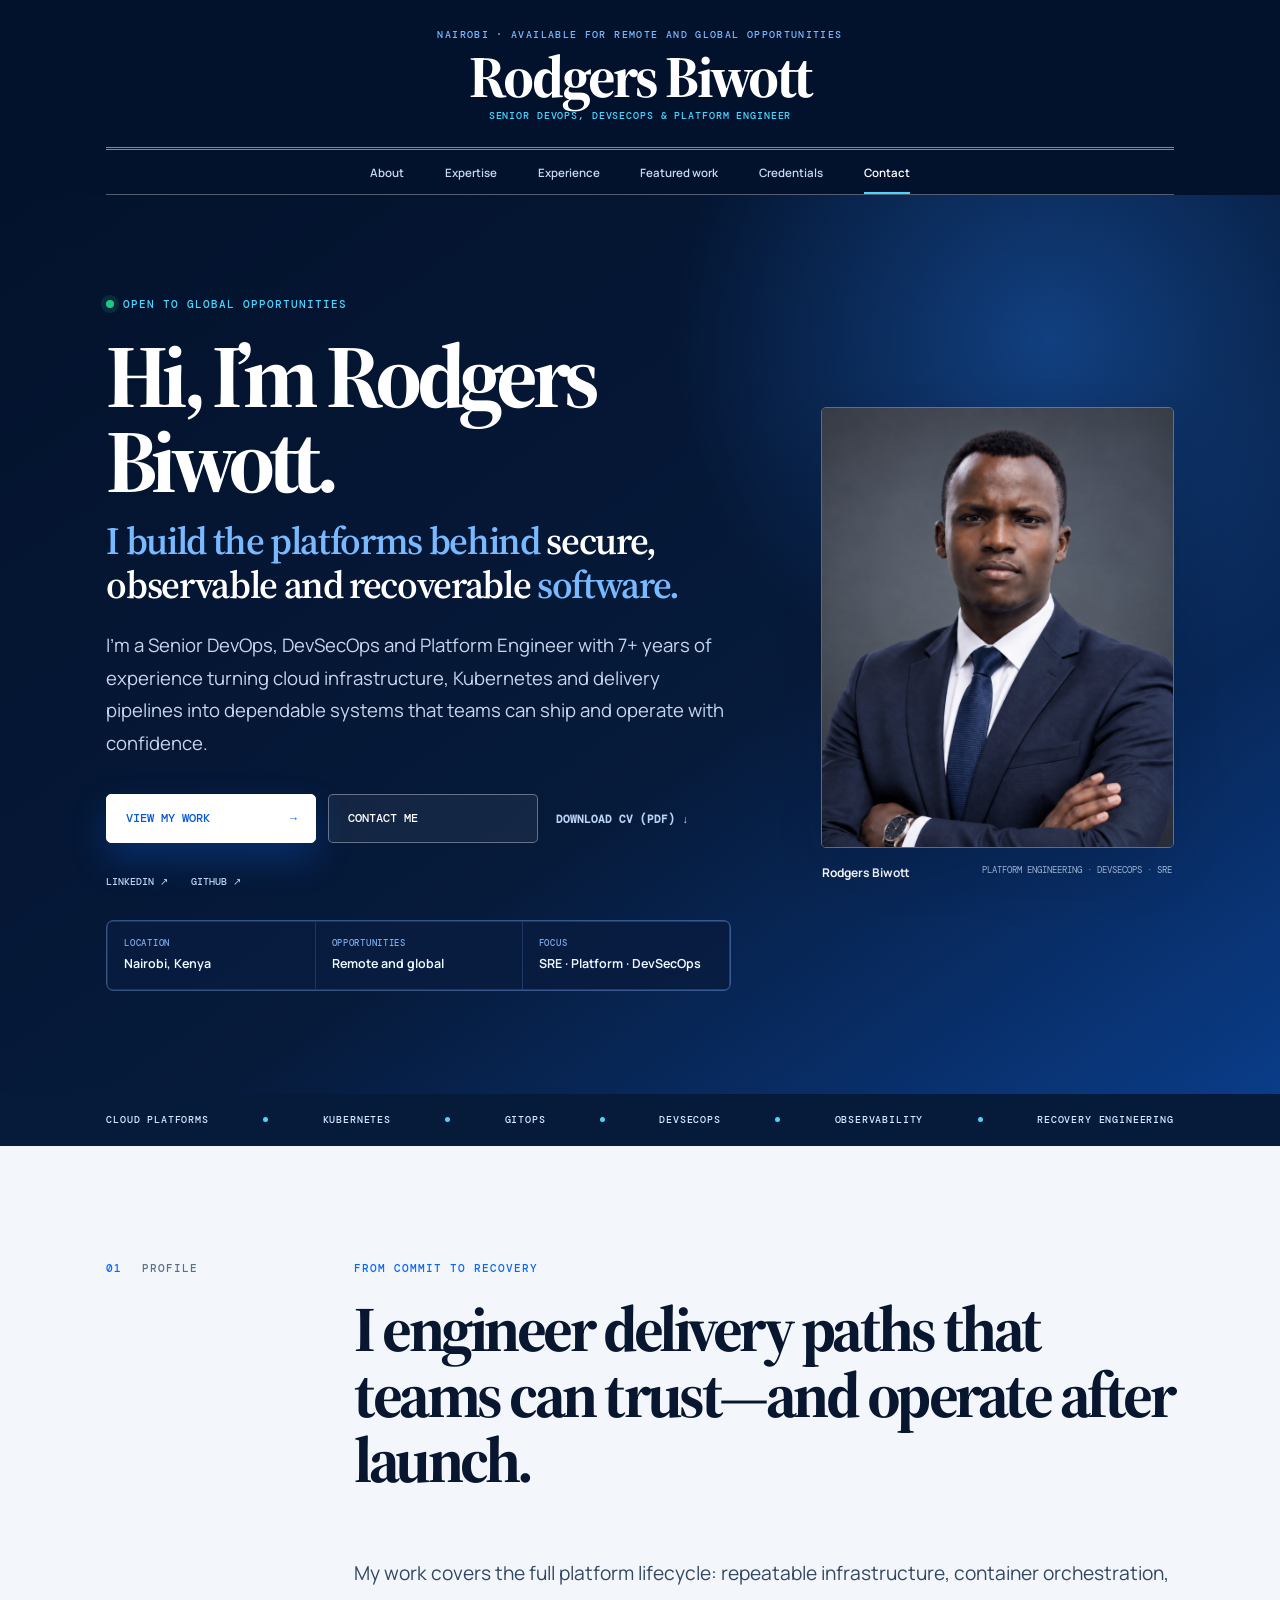
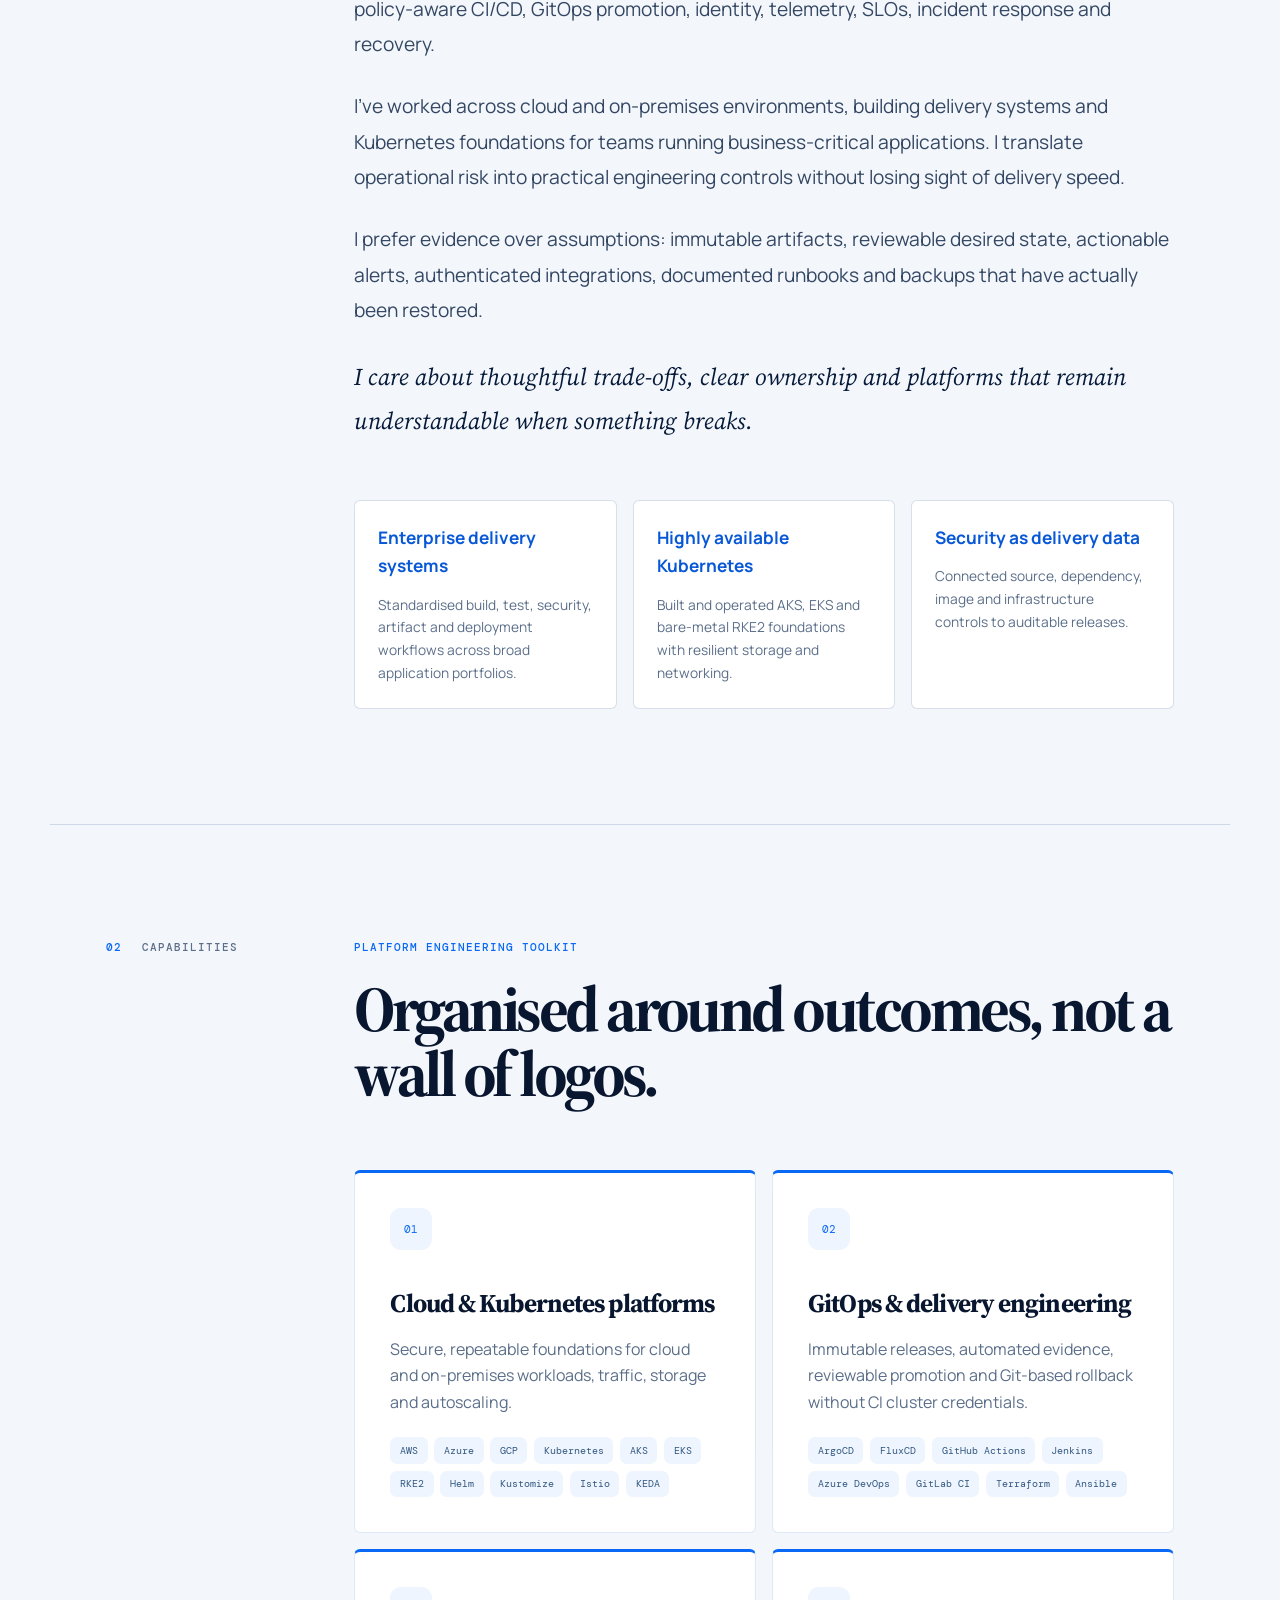
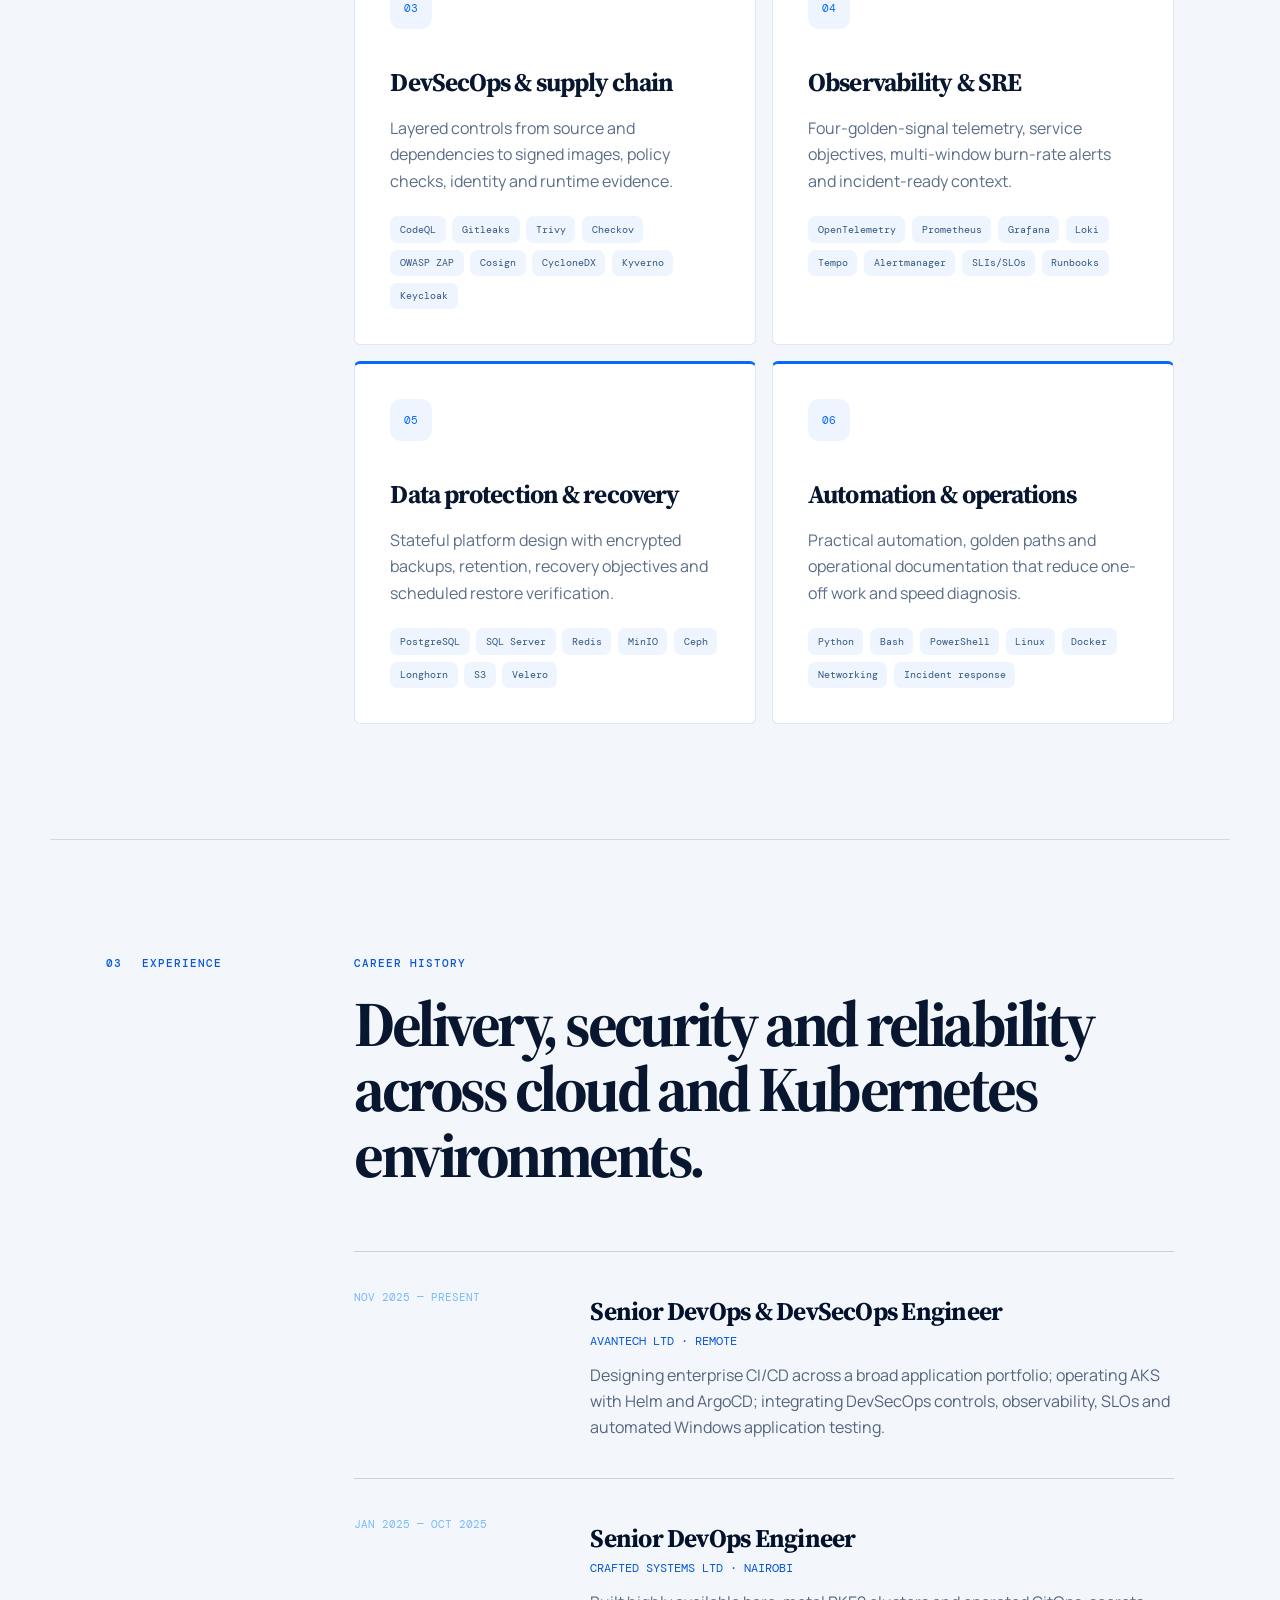
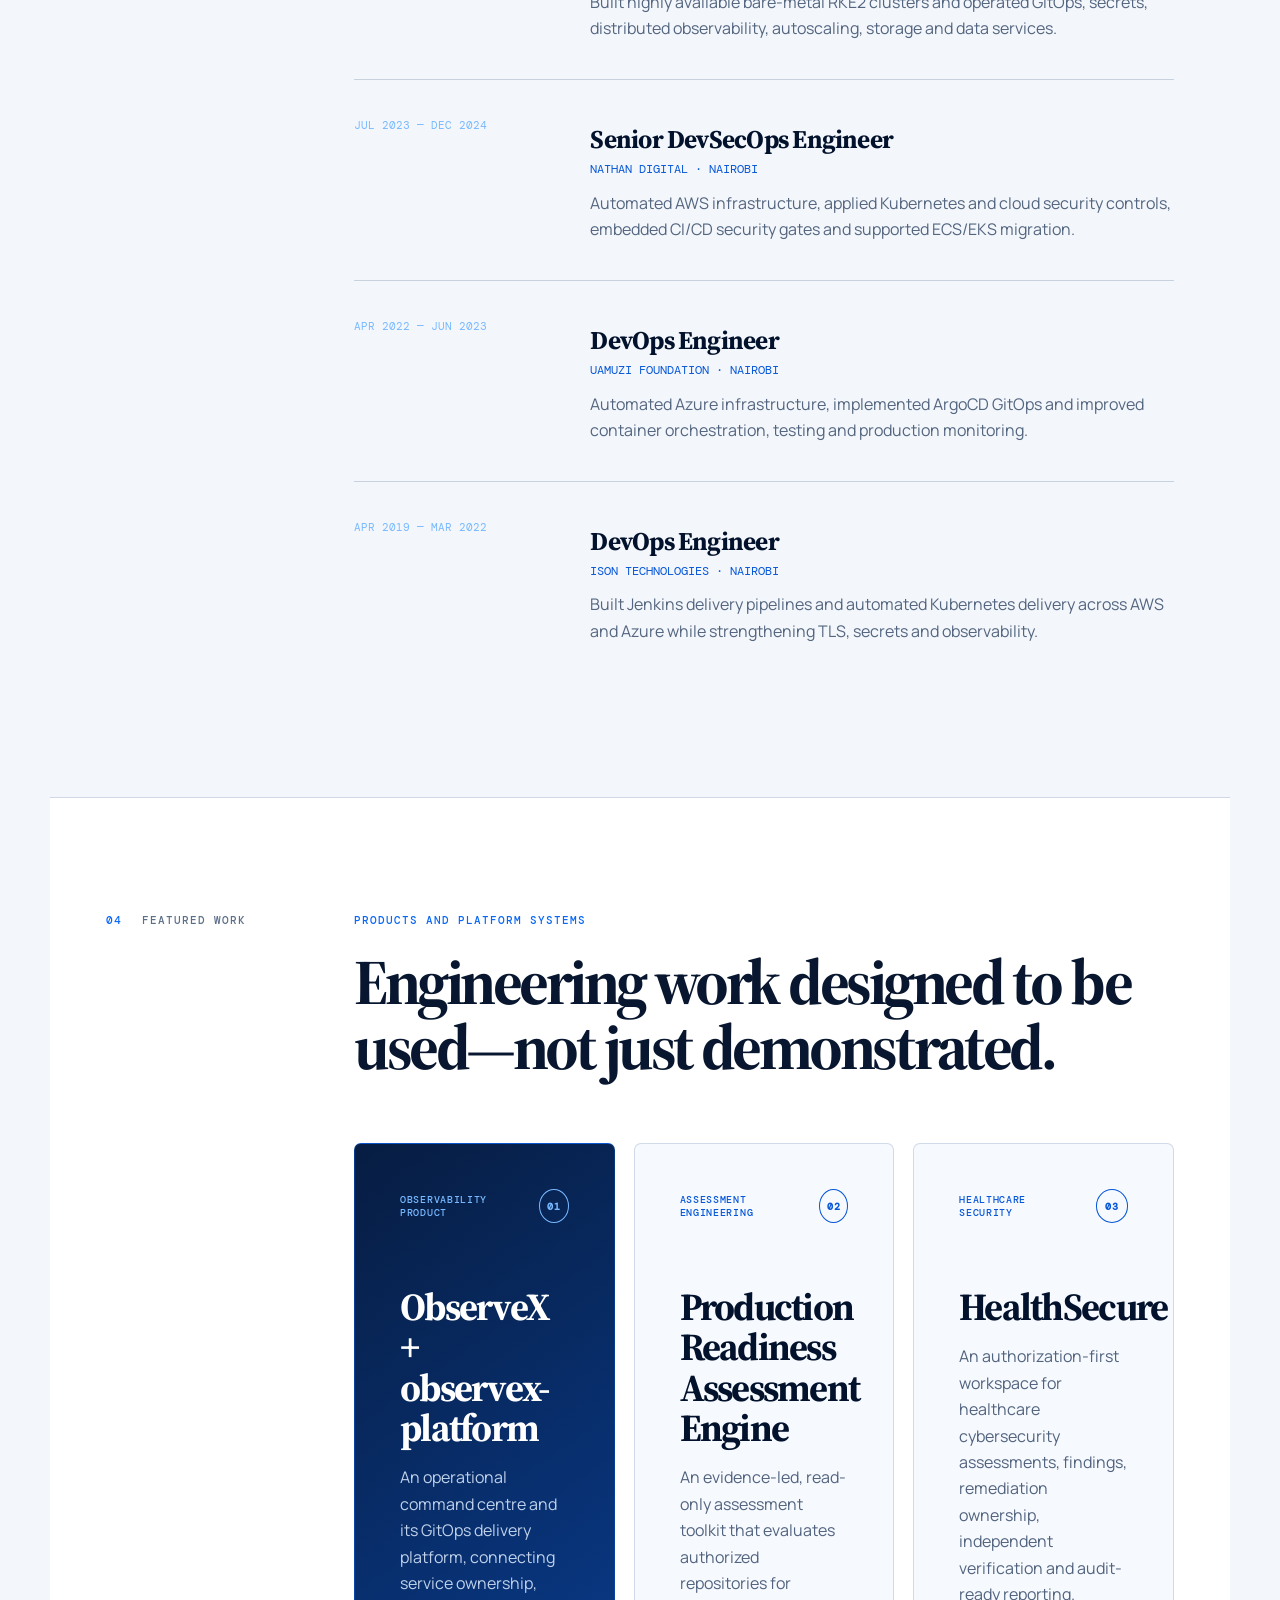
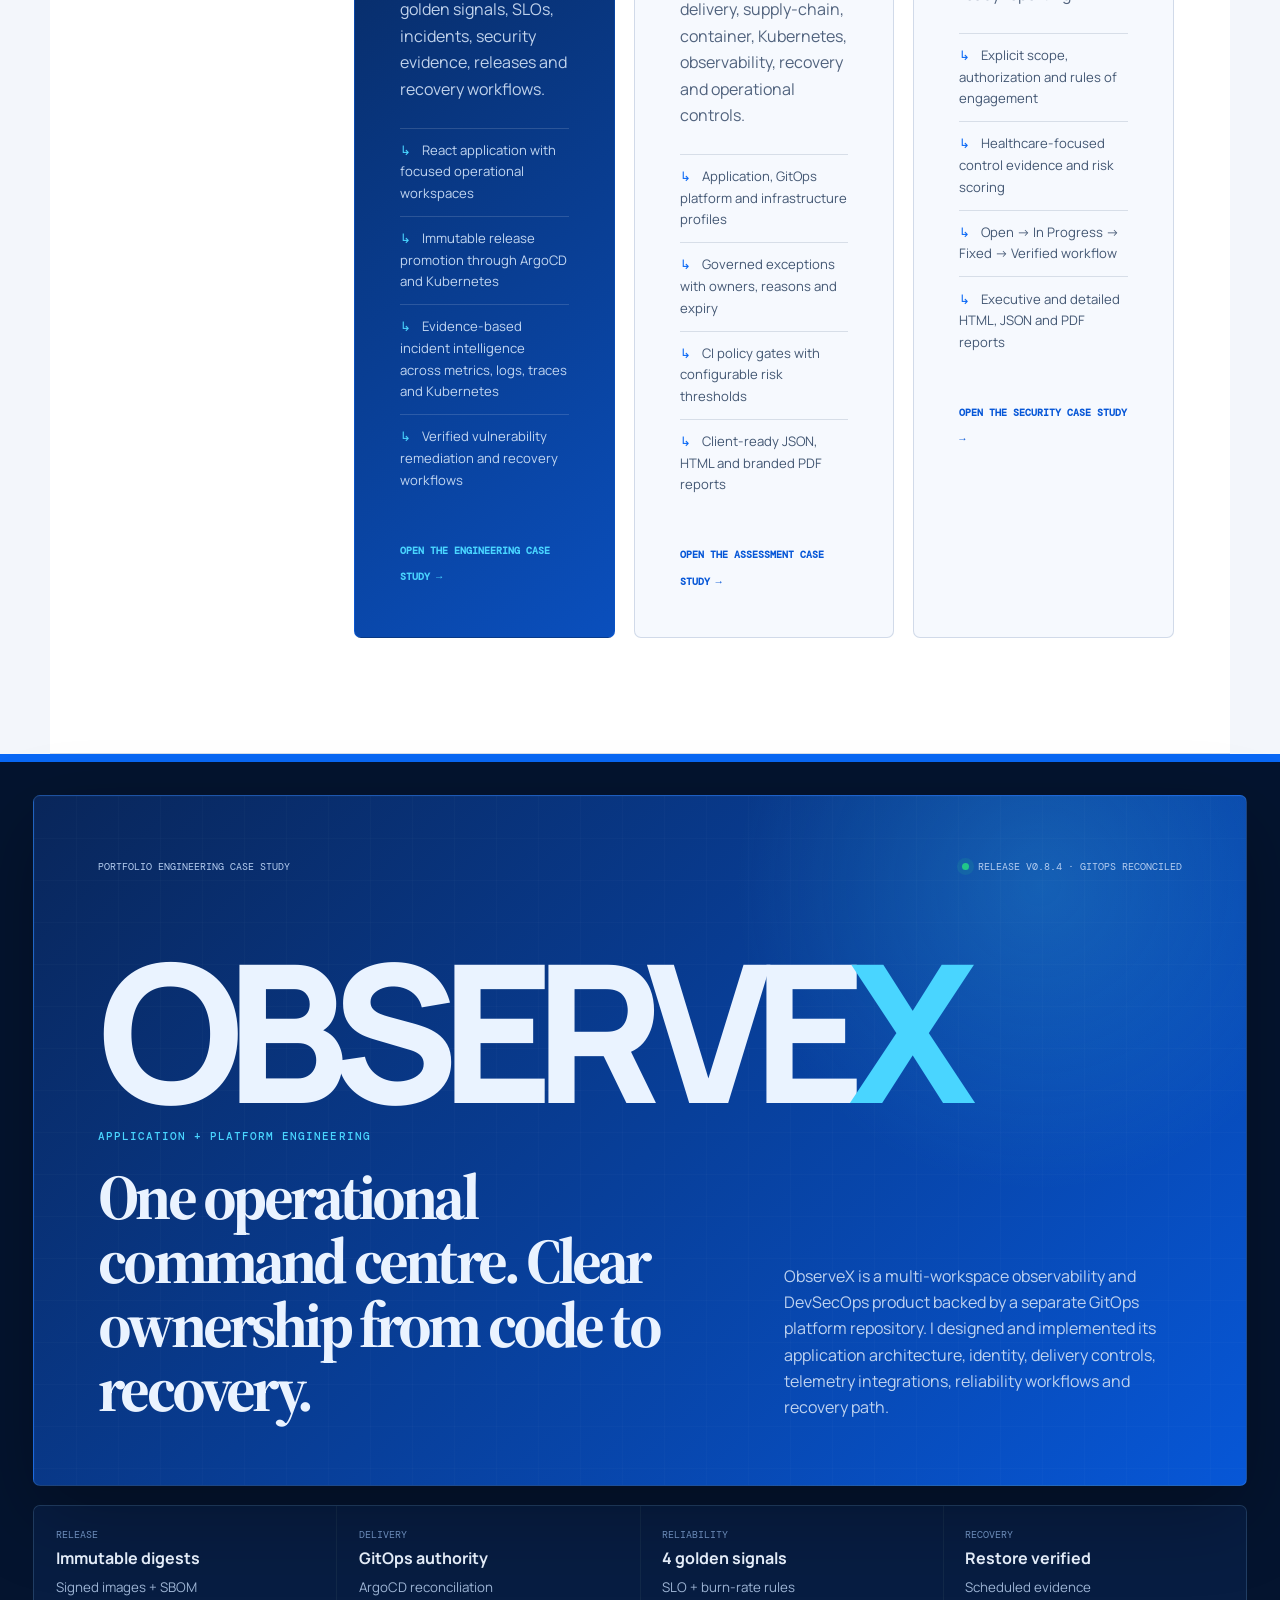
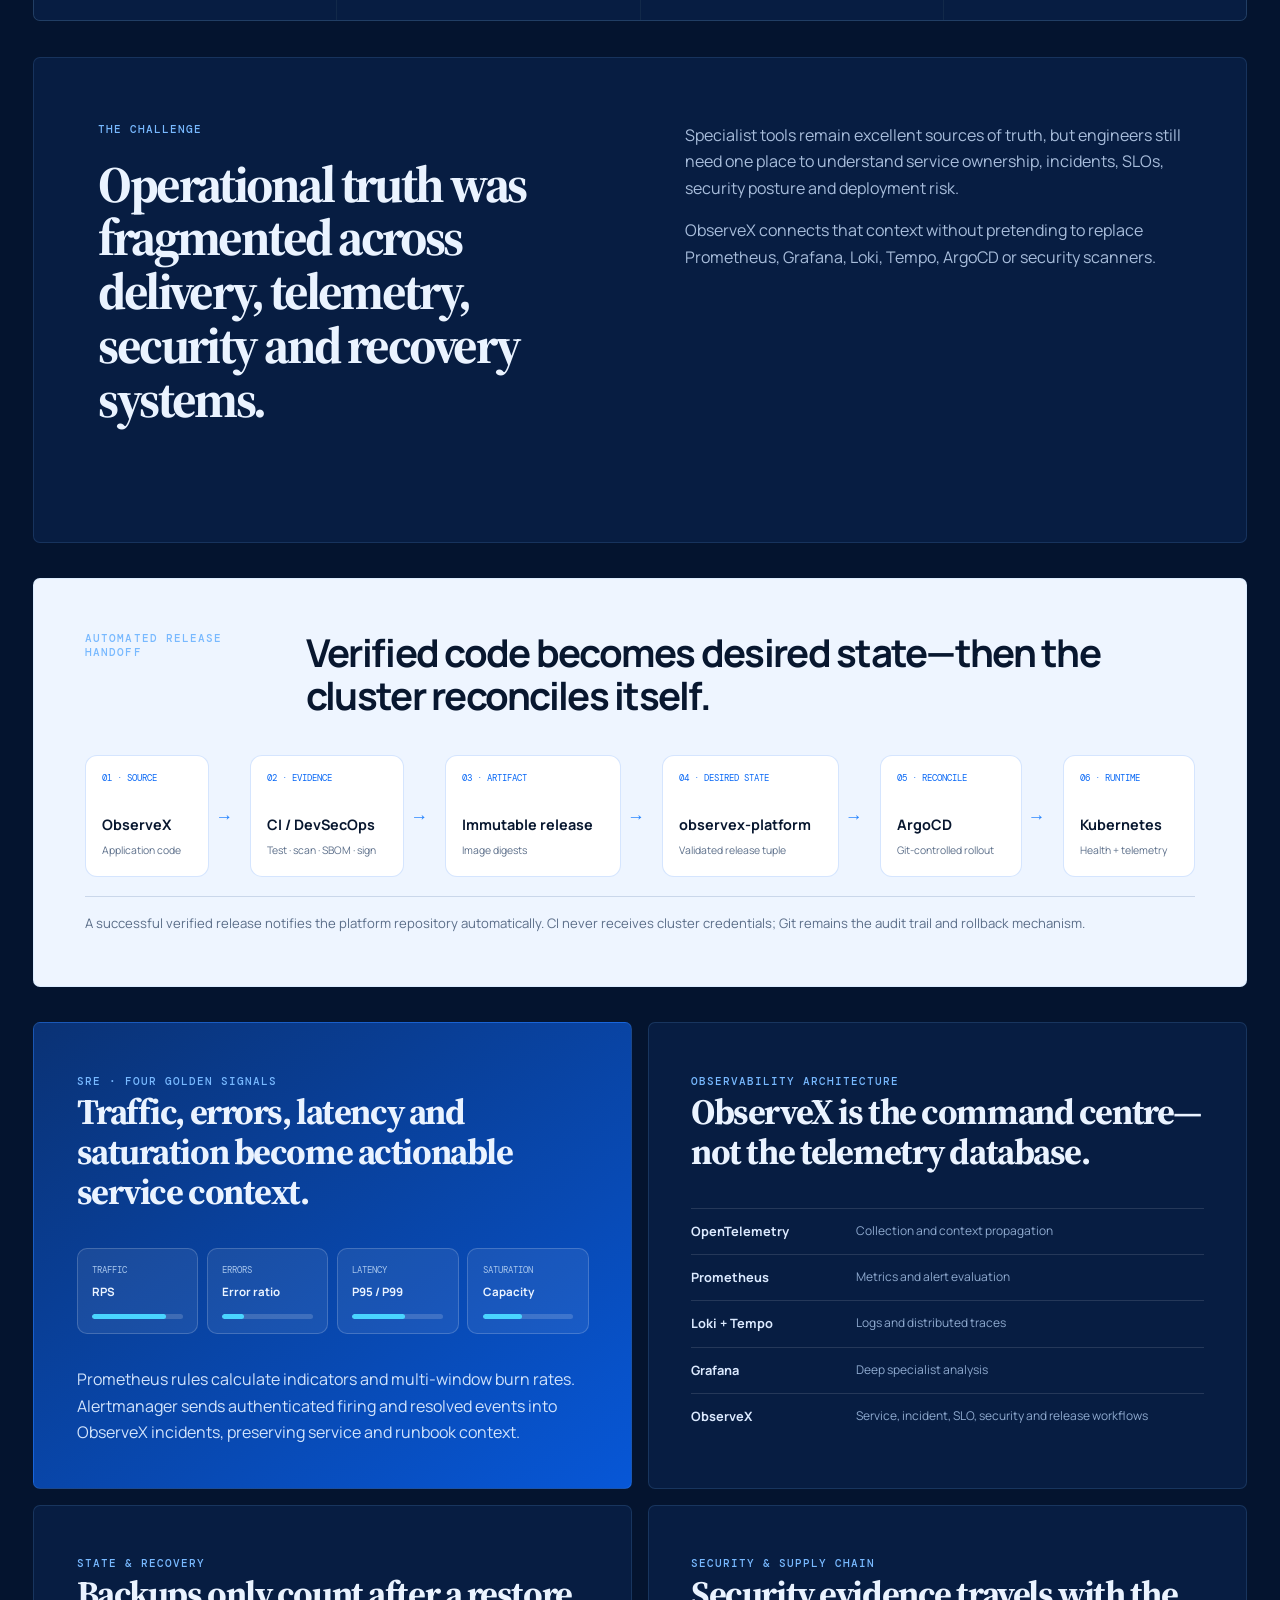
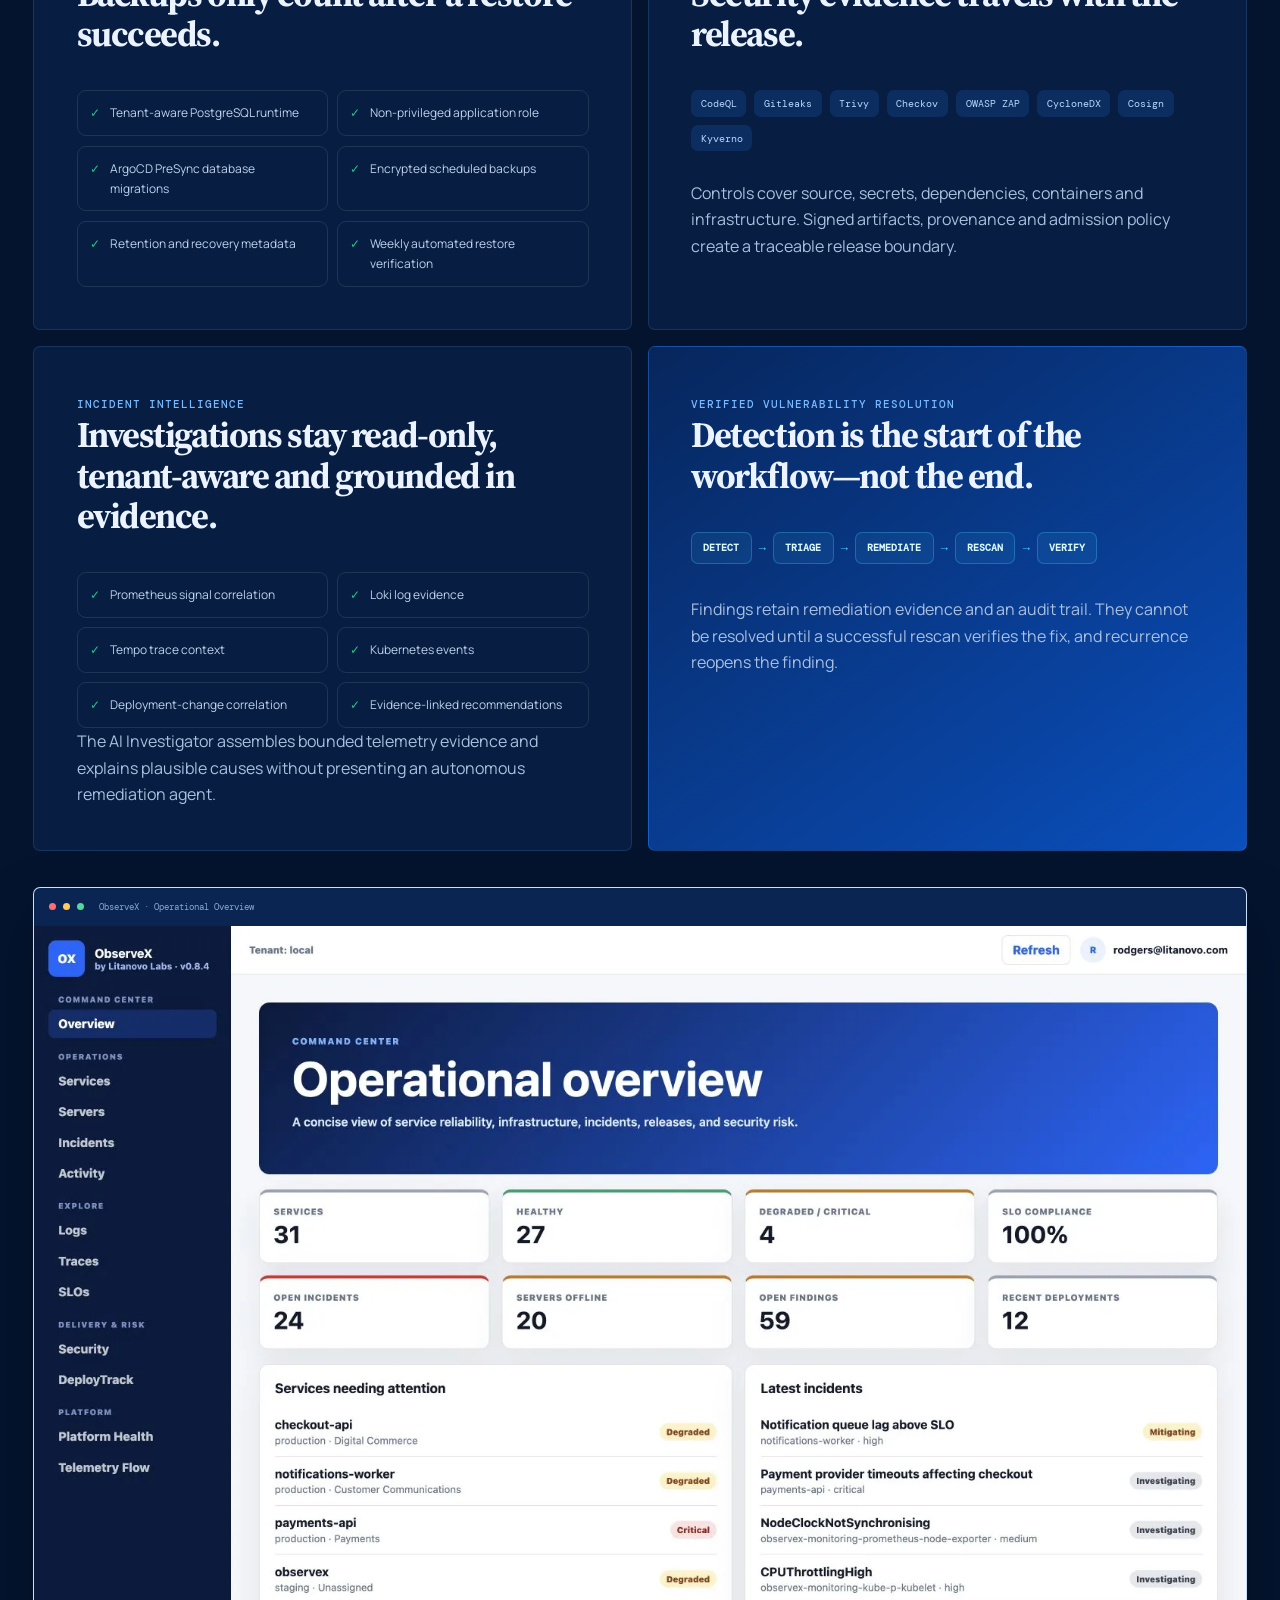
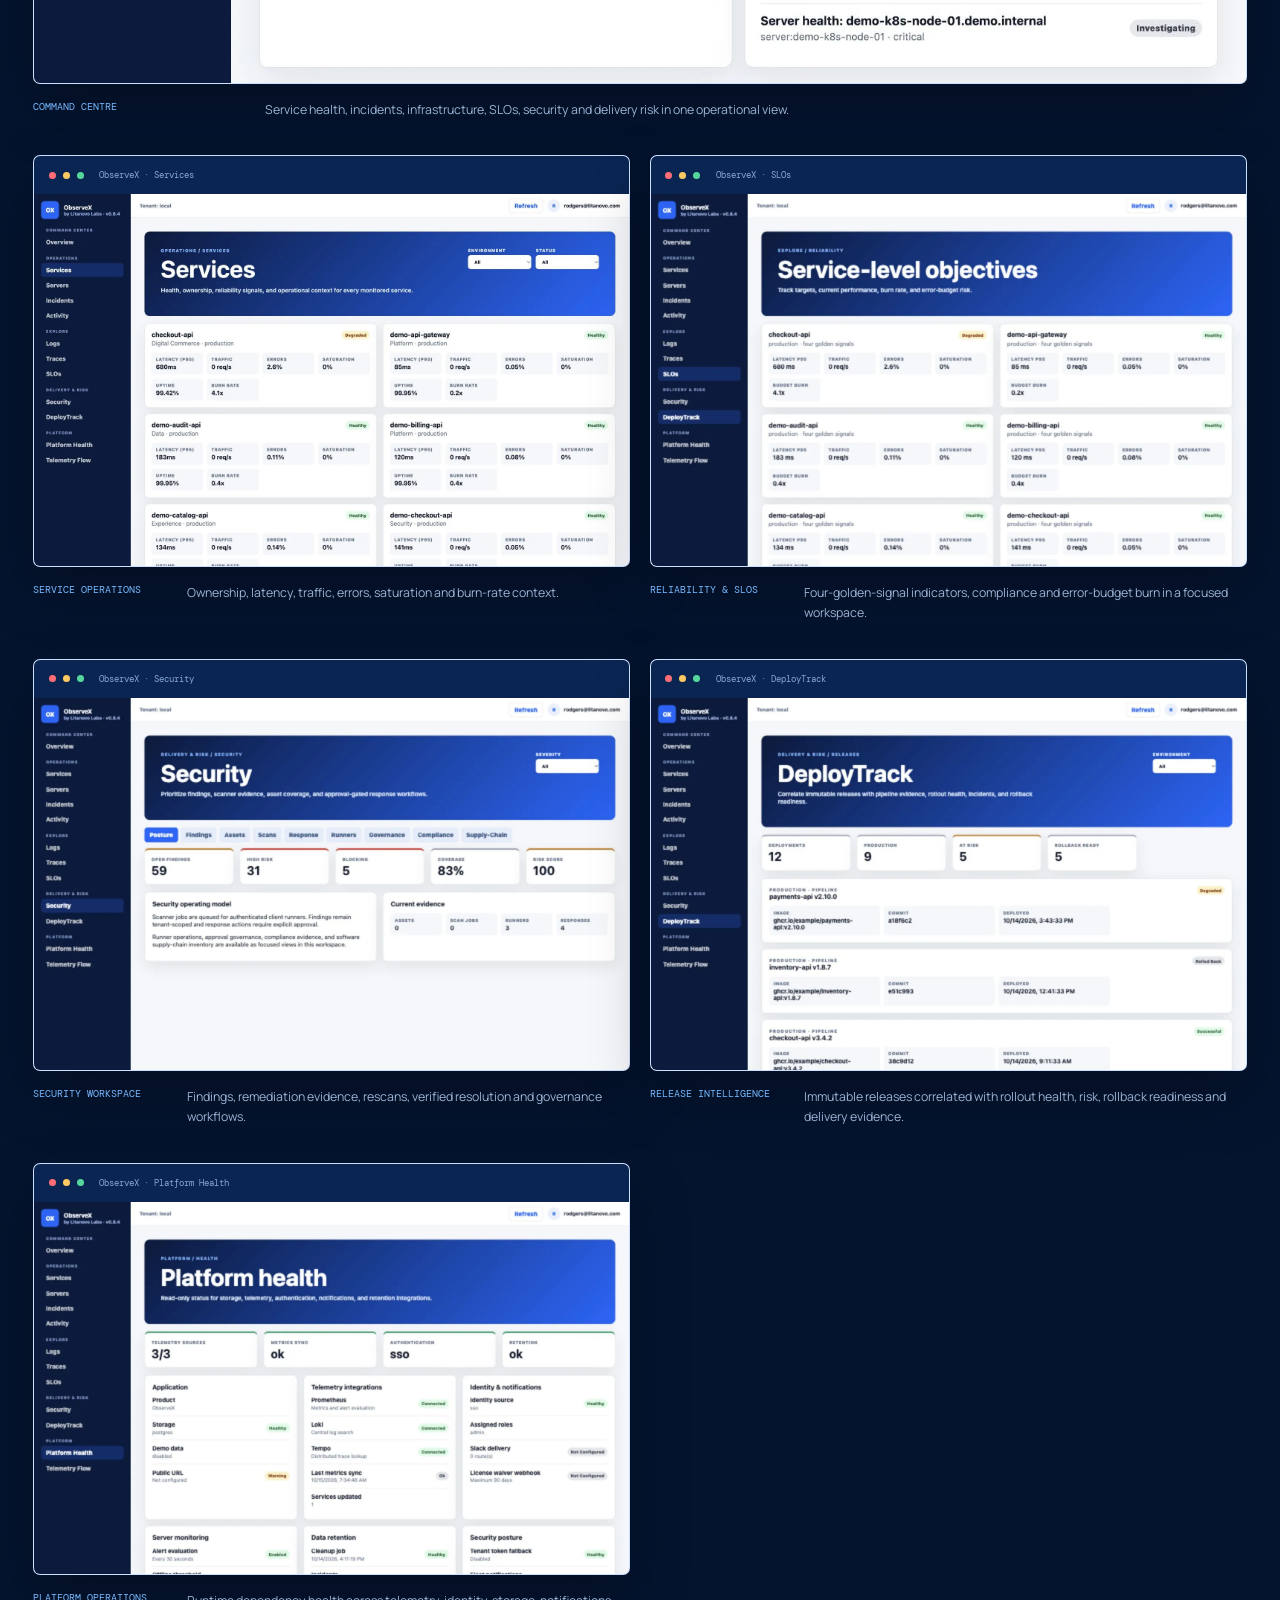
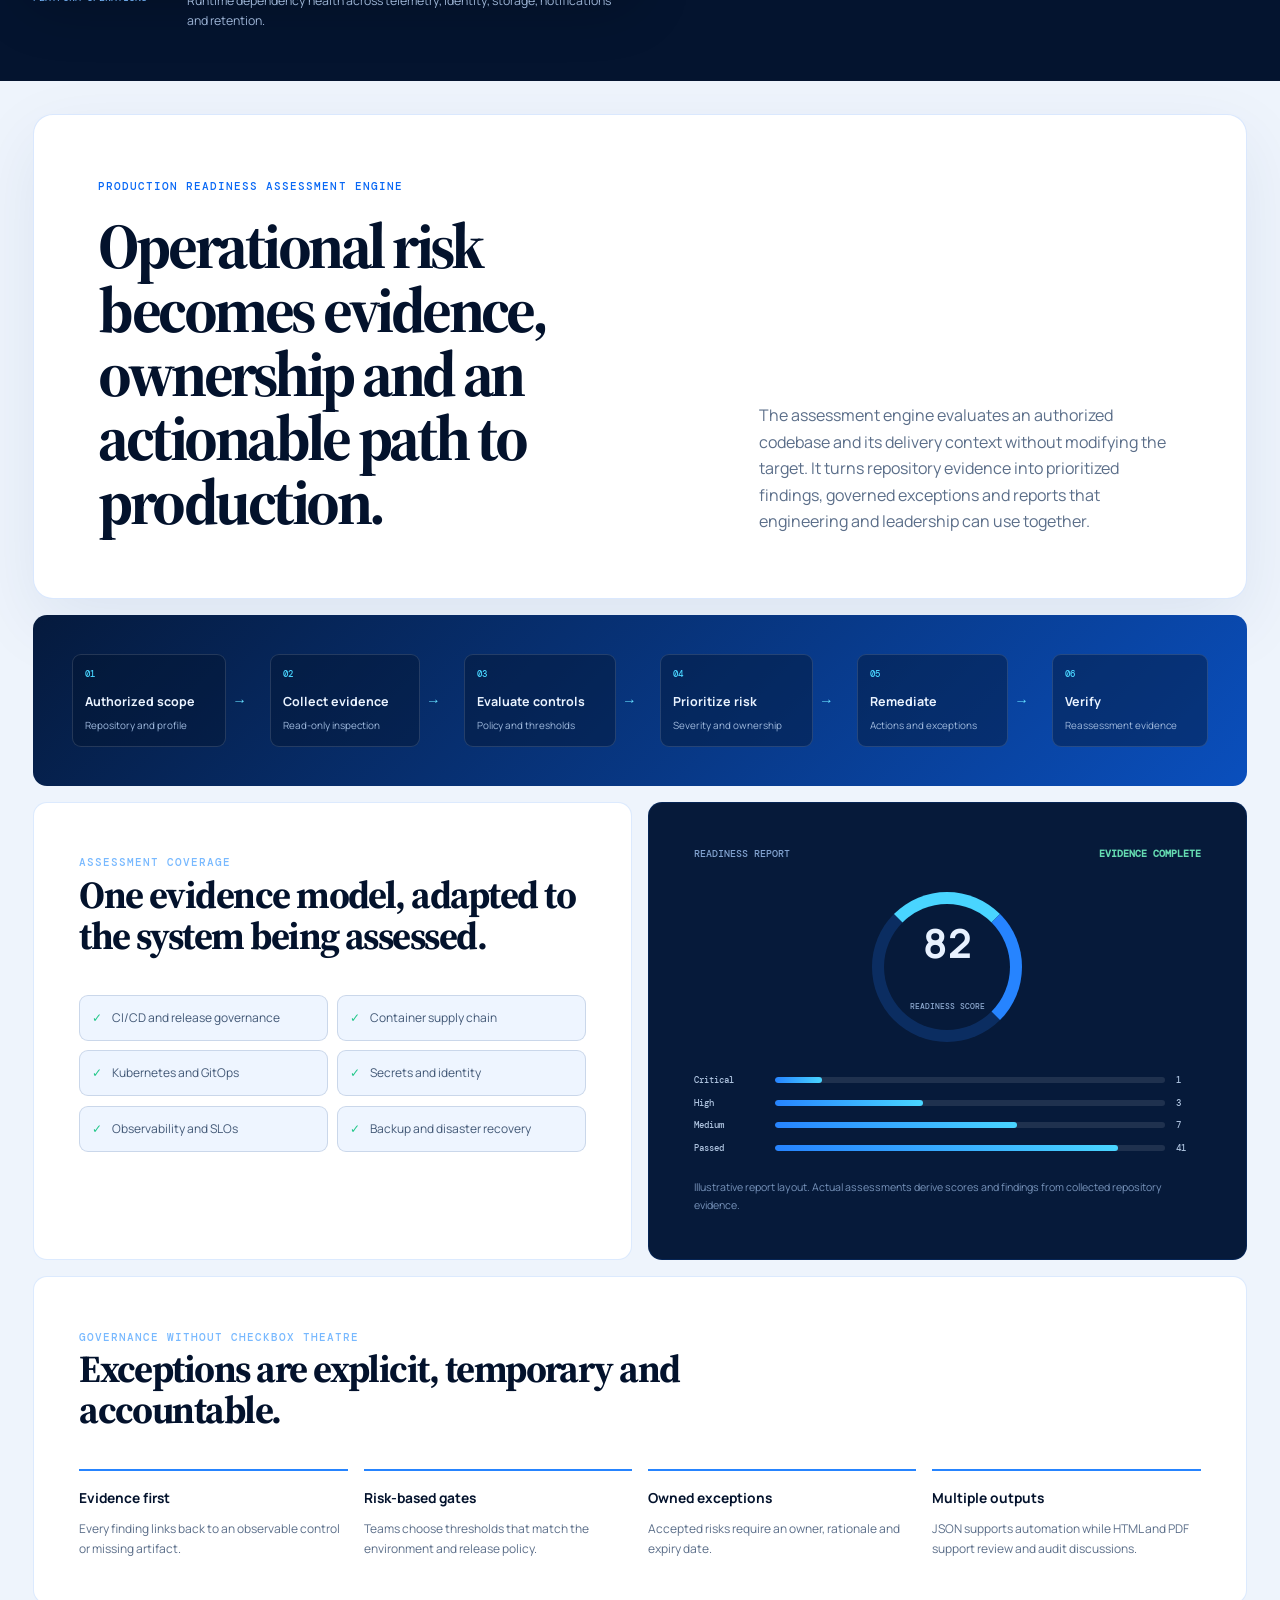
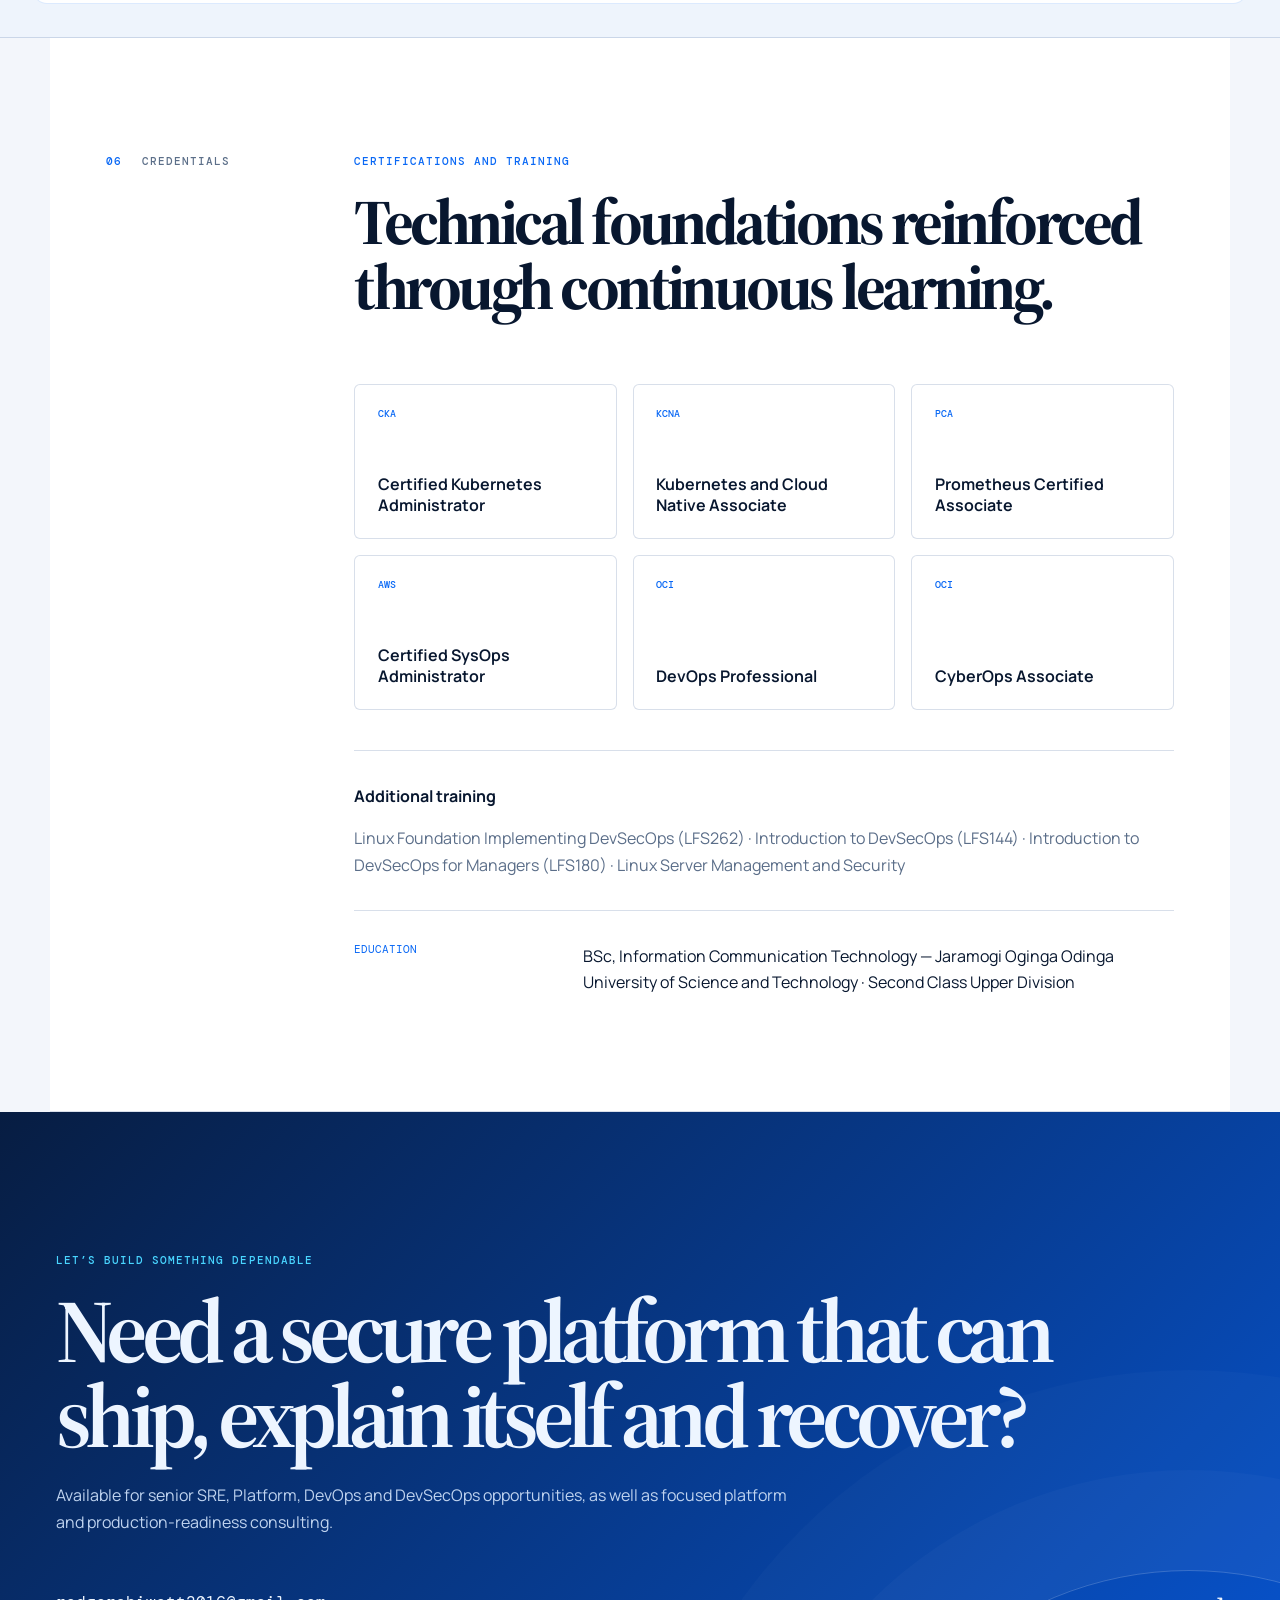
<file: index.html>
<!doctype html>
<html lang="en">
<head>
  <meta charset="utf-8">
  <meta name="viewport" content="width=device-width,initial-scale=1">
  <meta name="theme-color" content="#061a3a">
  <meta name="description" content="Rodgers Biwott is a Senior DevOps, DevSecOps and Platform Engineer building secure Kubernetes platforms, GitOps delivery systems, observable services and verified recovery workflows.">
  <meta property="og:title" content="Rodgers Biwott — Senior DevOps, DevSecOps &amp; Platform Engineer">
  <meta property="og:description" content="Kubernetes, GitOps, DevSecOps, SRE, observability and recovery engineering.">
  <meta property="og:type" content="website">
  <meta property="og:url" content="https://kiplongu.github.io/">
  <meta property="og:image" content="https://kiplongu.github.io/images/rodgers-biwott-social-card.png?v=20261030">
  <meta property="og:image:width" content="1200">
  <meta property="og:image:height" content="630">
  <meta property="og:image:alt" content="Rodgers Biwott — Senior DevOps, DevSecOps and Platform Engineer">
  <meta name="twitter:card" content="summary_large_image">
  <meta name="twitter:title" content="Rodgers Biwott — Senior DevOps, DevSecOps &amp; Platform Engineer">
  <meta name="twitter:description" content="Kubernetes, GitOps, DevSecOps, SRE, observability and recovery engineering.">
  <meta name="twitter:image" content="https://kiplongu.github.io/images/rodgers-biwott-social-card.png?v=20261030">
  <title>Rodgers Biwott — Senior DevOps, DevSecOps &amp; Platform Engineer</title>
  <link rel="canonical" href="https://kiplongu.github.io/">
  <link rel="icon" href="images/favicon.svg" type="image/svg+xml">
  <link rel="preconnect" href="https://fonts.googleapis.com">
  <link rel="preconnect" href="https://fonts.gstatic.com" crossorigin>
  <link href="https://fonts.googleapis.com/css2?family=DM+Mono:wght@400;500&amp;family=Manrope:wght@400;500;600;700;800&amp;family=Source+Serif+4:opsz,wght@8..60,600;8..60,700&amp;display=swap" rel="stylesheet">
  <link rel="stylesheet" href="assets/css/portfolio.css?v=20261030-2">
  <script src="assets/js/portfolio.js?v=20261017" defer></script>
  <script type="application/ld+json">{"@context":"https://schema.org","@type":"Person","name":"Rodgers Biwott","jobTitle":"Senior DevOps, DevSecOps and Platform Engineer","url":"https://kiplongu.github.io/","sameAs":["https://www.linkedin.com/in/rodgersbiwott","https://github.com/kiplongu"],"knowsAbout":["Kubernetes","DevSecOps","Platform Engineering","GitOps","Site Reliability Engineering","Cloud Infrastructure","Observability"]}</script>
</head>
<body>
<a class="skip-link" href="#main">Skip to content</a>
<header class="site-header" id="top">
  <p class="header-context">Nairobi · Available for remote and global opportunities</p>
  <a class="brand" href="#top" aria-label="Rodgers Biwott, home"><span>Rodgers Biwott</span><small>Senior DevOps, DevSecOps &amp; Platform Engineer</small></a>
  <button class="menu-toggle" type="button" aria-expanded="false" aria-controls="site-nav"><span>Menu</span></button>
  <nav id="site-nav" aria-label="Primary navigation"><a href="#about">About</a><a href="#skills">Expertise</a><a href="#experience">Experience</a><a href="#work">Featured work</a><a href="#credentials">Credentials</a><a href="#contact">Contact</a></nav>
</header>

<main id="main">
  <section class="hero" aria-labelledby="hero-title">
    <div class="hero-copy reveal">
      <p class="eyebrow"><span class="status-dot"></span>Open to global opportunities</p>
      <h1 id="hero-title">Hi, I’m Rodgers Biwott.</h1>
      <p class="hero-lead">I build the platforms behind <em>secure, observable and recoverable</em> software.</p>
      <p class="hero-summary">I’m a Senior DevOps, DevSecOps and Platform Engineer with 7+ years of experience turning cloud infrastructure, Kubernetes and delivery pipelines into dependable systems that teams can ship and operate with confidence.</p>
      <div class="hero-actions"><a class="button button-primary" href="#work">View my work <span aria-hidden="true">→</span></a><a class="button button-quiet" href="#contact">Contact me</a><a class="text-link" href="assets/files/Rodgers_Biwott_Senior_Platform_SRE_DevSecOps_CV.pdf" download>Download CV (PDF) ↓</a></div>
      <div class="hero-social"><a href="https://www.linkedin.com/in/rodgersbiwott" target="_blank" rel="noreferrer">LinkedIn ↗</a><a href="https://github.com/kiplongu" target="_blank" rel="noreferrer">GitHub ↗</a></div>
      <dl class="availability-panel" aria-label="Current professional availability"><div><dt>Location</dt><dd>Nairobi, Kenya</dd></div><div><dt>Opportunities</dt><dd>Remote and global</dd></div><div><dt>Focus</dt><dd>SRE · Platform · DevSecOps</dd></div></dl>
    </div>
    <figure class="portrait reveal"><img src="images/rodgers-biwott-portrait.jpg" alt="Portrait of Rodgers Biwott" width="1000" height="1000"><figcaption><span>Rodgers Biwott</span><small>Platform engineering · DevSecOps · SRE</small></figcaption></figure>
  </section>

  <section class="signal-strip" aria-label="Core engineering disciplines"><span>Cloud platforms</span><i></i><span>Kubernetes</span><i></i><span>GitOps</span><i></i><span>DevSecOps</span><i></i><span>Observability</span><i></i><span>Recovery engineering</span></section>

  <section class="section about" id="about" aria-labelledby="about-title">
    <div class="section-label reveal"><span>01</span> Profile</div>
    <div class="section-content reveal"><p class="kicker">From commit to recovery</p><h2 id="about-title">I engineer delivery paths that teams can trust—and operate after launch.</h2><div class="about-story"><p>My work covers the full platform lifecycle: repeatable infrastructure, container orchestration, policy-aware CI/CD, GitOps promotion, identity, telemetry, SLOs, incident response and recovery.</p><p>I’ve worked across cloud and on-premises environments, building delivery systems and Kubernetes foundations for teams running business-critical applications. I translate operational risk into practical engineering controls without losing sight of delivery speed.</p><p>I prefer evidence over assumptions: immutable artifacts, reviewable desired state, actionable alerts, authenticated integrations, documented runbooks and backups that have actually been restored.</p><p class="about-close">I care about thoughtful trade-offs, clear ownership and platforms that remain understandable when something breaks.</p></div><div class="achievement-list"><article><strong>Enterprise delivery systems</strong><span>Standardised build, test, security, artifact and deployment workflows across broad application portfolios.</span></article><article><strong>Highly available Kubernetes</strong><span>Built and operated AKS, EKS and bare-metal RKE2 foundations with resilient storage and networking.</span></article><article><strong>Security as delivery data</strong><span>Connected source, dependency, image and infrastructure controls to auditable releases.</span></article></div></div>
  </section>

  <section class="section capabilities" id="skills" aria-labelledby="skills-title">
    <div class="section-label reveal"><span>02</span> Capabilities</div>
    <div class="section-content"><div class="section-heading reveal"><p class="kicker">Platform engineering toolkit</p><h2 id="skills-title">Organised around outcomes, not a wall of logos.</h2></div><div class="capability-grid">
      <article class="capability reveal"><span class="capability-icon">01</span><h3>Cloud &amp; Kubernetes platforms</h3><p>Secure, repeatable foundations for cloud and on-premises workloads, traffic, storage and autoscaling.</p><div class="tags"><span>AWS</span><span>Azure</span><span>GCP</span><span>Kubernetes</span><span>AKS</span><span>EKS</span><span>RKE2</span><span>Helm</span><span>Kustomize</span><span>Istio</span><span>KEDA</span></div></article>
      <article class="capability reveal"><span class="capability-icon">02</span><h3>GitOps &amp; delivery engineering</h3><p>Immutable releases, automated evidence, reviewable promotion and Git-based rollback without CI cluster credentials.</p><div class="tags"><span>ArgoCD</span><span>FluxCD</span><span>GitHub Actions</span><span>Jenkins</span><span>Azure DevOps</span><span>GitLab CI</span><span>Terraform</span><span>Ansible</span></div></article>
      <article class="capability reveal"><span class="capability-icon">03</span><h3>DevSecOps &amp; supply chain</h3><p>Layered controls from source and dependencies to signed images, policy checks, identity and runtime evidence.</p><div class="tags"><span>CodeQL</span><span>Gitleaks</span><span>Trivy</span><span>Checkov</span><span>OWASP ZAP</span><span>Cosign</span><span>CycloneDX</span><span>Kyverno</span><span>Keycloak</span></div></article>
      <article class="capability reveal"><span class="capability-icon">04</span><h3>Observability &amp; SRE</h3><p>Four-golden-signal telemetry, service objectives, multi-window burn-rate alerts and incident-ready context.</p><div class="tags"><span>OpenTelemetry</span><span>Prometheus</span><span>Grafana</span><span>Loki</span><span>Tempo</span><span>Alertmanager</span><span>SLIs/SLOs</span><span>Runbooks</span></div></article>
      <article class="capability reveal"><span class="capability-icon">05</span><h3>Data protection &amp; recovery</h3><p>Stateful platform design with encrypted backups, retention, recovery objectives and scheduled restore verification.</p><div class="tags"><span>PostgreSQL</span><span>SQL Server</span><span>Redis</span><span>MinIO</span><span>Ceph</span><span>Longhorn</span><span>S3</span><span>Velero</span></div></article>
      <article class="capability reveal"><span class="capability-icon">06</span><h3>Automation &amp; operations</h3><p>Practical automation, golden paths and operational documentation that reduce one-off work and speed diagnosis.</p><div class="tags"><span>Python</span><span>Bash</span><span>PowerShell</span><span>Linux</span><span>Docker</span><span>Networking</span><span>Incident response</span></div></article>
    </div></div>
  </section>

  <section class="section experience" id="experience" aria-labelledby="experience-title">
    <div class="section-label reveal"><span>03</span> Experience</div>
    <div class="section-content"><div class="section-heading reveal"><p class="kicker">Career history</p><h2 id="experience-title">Delivery, security and reliability across cloud and Kubernetes environments.</h2></div><ol class="timeline">
      <li class="reveal"><div class="timeline-date">Nov 2025 — Present</div><div><h3>Senior DevOps &amp; DevSecOps Engineer</h3><p class="company">Avantech Ltd · Remote</p><p>Designing enterprise CI/CD across a broad application portfolio; operating AKS with Helm and ArgoCD; integrating DevSecOps controls, observability, SLOs and automated Windows application testing.</p></div></li>
      <li class="reveal"><div class="timeline-date">Jan 2025 — Oct 2025</div><div><h3>Senior DevOps Engineer</h3><p class="company">Crafted Systems Ltd · Nairobi</p><p>Built highly available bare-metal RKE2 clusters and operated GitOps, secrets, distributed observability, autoscaling, storage and data services.</p></div></li>
      <li class="reveal"><div class="timeline-date">Jul 2023 — Dec 2024</div><div><h3>Senior DevSecOps Engineer</h3><p class="company">Nathan Digital · Nairobi</p><p>Automated AWS infrastructure, applied Kubernetes and cloud security controls, embedded CI/CD security gates and supported ECS/EKS migration.</p></div></li>
      <li class="reveal"><div class="timeline-date">Apr 2022 — Jun 2023</div><div><h3>DevOps Engineer</h3><p class="company">Uamuzi Foundation · Nairobi</p><p>Automated Azure infrastructure, implemented ArgoCD GitOps and improved container orchestration, testing and production monitoring.</p></div></li>
      <li class="reveal"><div class="timeline-date">Apr 2019 — Mar 2022</div><div><h3>DevOps Engineer</h3><p class="company">ISON Technologies · Nairobi</p><p>Built Jenkins delivery pipelines and automated Kubernetes delivery across AWS and Azure while strengthening TLS, secrets and observability.</p></div></li>
    </ol></div>
  </section>

  <section class="section selected-work" id="work" aria-labelledby="work-title">
    <div class="section-label reveal"><span>04</span> Featured work</div>
    <div class="section-content">
      <div class="section-heading reveal"><p class="kicker">Products and platform systems</p><h2 id="work-title">Engineering work designed to be used—not just demonstrated.</h2></div>
      <div class="work-grid">
        <article class="work-card work-card-blue reveal">
          <div class="work-card-top"><span>Observability product</span><strong>01</strong></div>
          <h3>ObserveX + observex-platform</h3>
          <p>An operational command centre and its GitOps delivery platform, connecting service ownership, golden signals, SLOs, incidents, security evidence, releases and recovery workflows.</p>
          <ul><li>React application with focused operational workspaces</li><li>Immutable release promotion through ArgoCD and Kubernetes</li><li>Evidence-based incident intelligence across metrics, logs, traces and Kubernetes</li><li>Verified vulnerability remediation and recovery workflows</li></ul>
          <a href="projects/observex/">Open the engineering case study <span aria-hidden="true">→</span></a>
        </article>
        <article class="work-card reveal">
          <div class="work-card-top"><span>Assessment engineering</span><strong>02</strong></div>
          <h3>Production Readiness Assessment Engine</h3>
          <p>An evidence-led, read-only assessment toolkit that evaluates authorized repositories for delivery, supply-chain, container, Kubernetes, observability, recovery and operational controls.</p>
          <ul><li>Application, GitOps platform and infrastructure profiles</li><li>Governed exceptions with owners, reasons and expiry</li><li>CI policy gates with configurable risk thresholds</li><li>Client-ready JSON, HTML and branded PDF reports</li></ul>
          <a href="projects/production-readiness/">Open the assessment case study <span aria-hidden="true">→</span></a>
        </article>
        <article class="work-card reveal">
          <div class="work-card-top"><span>Healthcare security</span><strong>03</strong></div>
          <h3>HealthSecure</h3>
          <p>An authorization-first workspace for healthcare cybersecurity assessments, findings, remediation ownership, independent verification and audit-ready reporting.</p>
          <ul><li>Explicit scope, authorization and rules of engagement</li><li>Healthcare-focused control evidence and risk scoring</li><li>Open → In Progress → Fixed → Verified workflow</li><li>Executive and detailed HTML, JSON and PDF reports</li></ul>
          <a href="projects/healthsecure/">Open the security case study <span aria-hidden="true">→</span></a>
        </article>
      </div>
    </div>
  </section>

  <section class="case-study" id="observex" aria-labelledby="observex-title">
    <header class="case-study-hero reveal"><div class="case-study-topline"><span>Portfolio engineering case study</span><span class="release-badge"><i></i>Release v0.8.4 · GitOps reconciled</span></div><p class="project-wordmark">OBSERVE<span>X</span></p><div class="case-study-intro"><div><p class="kicker">Application + platform engineering</p><h2 id="observex-title">One operational command centre. Clear ownership from code to recovery.</h2></div><p>ObserveX is a multi-workspace observability and DevSecOps product backed by a separate GitOps platform repository. I designed and implemented its application architecture, identity, delivery controls, telemetry integrations, reliability workflows and recovery path.</p></div></header>

    <div class="proof-bar reveal"><article><span>Release</span><strong>Immutable digests</strong><small>Signed images + SBOM</small></article><article><span>Delivery</span><strong>GitOps authority</strong><small>ArgoCD reconciliation</small></article><article><span>Reliability</span><strong>4 golden signals</strong><small>SLO + burn-rate rules</small></article><article><span>Recovery</span><strong>Restore verified</strong><small>Scheduled evidence</small></article></div>

    <div class="case-study-section problem-grid reveal"><div><p class="case-label">The challenge</p><h3>Operational truth was fragmented across delivery, telemetry, security and recovery systems.</h3></div><div><p>Specialist tools remain excellent sources of truth, but engineers still need one place to understand service ownership, incidents, SLOs, security posture and deployment risk.</p><p>ObserveX connects that context without pretending to replace Prometheus, Grafana, Loki, Tempo, ArgoCD or security scanners.</p></div></div>

    <figure class="release-flow reveal" aria-labelledby="release-flow-title"><figcaption><span class="case-label">Automated release handoff</span><strong id="release-flow-title">Verified code becomes desired state—then the cluster reconciles itself.</strong></figcaption><div class="release-flow-grid" role="img" aria-label="ObserveX source passes CI and security gates, publishes immutable signed artifacts, dispatches a promotion to the platform repository, then ArgoCD reconciles Kubernetes."><div><small>01 · Source</small><strong>ObserveX</strong><span>Application code</span></div><b>→</b><div><small>02 · Evidence</small><strong>CI / DevSecOps</strong><span>Test · scan · SBOM · sign</span></div><b>→</b><div><small>03 · Artifact</small><strong>Immutable release</strong><span>Image digests</span></div><b>→</b><div><small>04 · Desired state</small><strong>observex-platform</strong><span>Validated release tuple</span></div><b>→</b><div><small>05 · Reconcile</small><strong>ArgoCD</strong><span>Git-controlled rollout</span></div><b>→</b><div><small>06 · Runtime</small><strong>Kubernetes</strong><span>Health + telemetry</span></div></div><p class="architecture-note">A successful verified release notifies the platform repository automatically. CI never receives cluster credentials; Git remains the audit trail and rollback mechanism.</p></figure>

    <div class="engineering-grid">
      <article class="engineering-card engineering-card-primary reveal"><span class="card-kicker">SRE · four golden signals</span><h3>Traffic, errors, latency and saturation become actionable service context.</h3><div class="signal-visual"><div><span>Traffic</span><strong>RPS</strong><i style="--level:82%"></i></div><div><span>Errors</span><strong>Error ratio</strong><i style="--level:24%"></i></div><div><span>Latency</span><strong>P95 / P99</strong><i style="--level:58%"></i></div><div><span>Saturation</span><strong>Capacity</strong><i style="--level:43%"></i></div></div><p>Prometheus rules calculate indicators and multi-window burn rates. Alertmanager sends authenticated firing and resolved events into ObserveX incidents, preserving service and runbook context.</p></article>
      <article class="engineering-card reveal"><span class="card-kicker">Observability architecture</span><h3>ObserveX is the command centre—not the telemetry database.</h3><ul class="system-list"><li><b>OpenTelemetry</b><span>Collection and context propagation</span></li><li><b>Prometheus</b><span>Metrics and alert evaluation</span></li><li><b>Loki + Tempo</b><span>Logs and distributed traces</span></li><li><b>Grafana</b><span>Deep specialist analysis</span></li><li><b>ObserveX</b><span>Service, incident, SLO, security and release workflows</span></li></ul></article>
      <article class="engineering-card reveal"><span class="card-kicker">State &amp; recovery</span><h3>Backups only count after a restore succeeds.</h3><ul class="check-list"><li>Tenant-aware PostgreSQL runtime</li><li>Non-privileged application role</li><li>ArgoCD PreSync database migrations</li><li>Encrypted scheduled backups</li><li>Retention and recovery metadata</li><li>Weekly automated restore verification</li></ul></article>
      <article class="engineering-card reveal"><span class="card-kicker">Security &amp; supply chain</span><h3>Security evidence travels with the release.</h3><div class="security-chain"><span>CodeQL</span><span>Gitleaks</span><span>Trivy</span><span>Checkov</span><span>OWASP ZAP</span><span>CycloneDX</span><span>Cosign</span><span>Kyverno</span></div><p>Controls cover source, secrets, dependencies, containers and infrastructure. Signed artifacts, provenance and admission policy create a traceable release boundary.</p></article>
      <article class="engineering-card reveal"><span class="card-kicker">Incident intelligence</span><h3>Investigations stay read-only, tenant-aware and grounded in evidence.</h3><ul class="check-list"><li>Prometheus signal correlation</li><li>Loki log evidence</li><li>Tempo trace context</li><li>Kubernetes events</li><li>Deployment-change correlation</li><li>Evidence-linked recommendations</li></ul><p>The AI Investigator assembles bounded telemetry evidence and explains plausible causes without presenting an autonomous remediation agent.</p></article>
      <article class="engineering-card engineering-card-accent reveal"><span class="card-kicker">Verified vulnerability resolution</span><h3>Detection is the start of the workflow—not the end.</h3><div class="lifecycle-chain" role="img" aria-label="Vulnerability detection, triage, remediation, rescan and verified resolution"><span>Detect</span><b>→</b><span>Triage</span><b>→</b><span>Remediate</span><b>→</b><span>Rescan</span><b>→</b><span>Verify</span></div><p>Findings retain remediation evidence and an audit trail. They cannot be resolved until a successful rescan verifies the fix, and recurrence reopens the finding.</p></article>
    </div>

    <div class="project-gallery reveal"><figure class="project-screen project-screen-featured"><div class="browser-frame"><div class="browser-bar"><i></i><i></i><i></i><span>ObserveX · Operational Overview</span></div><img src="images/observex-overview.webp?v=084-20261030" alt="ObserveX operational overview showing services, incidents, infrastructure, SLOs and delivery risk" width="1600" height="1000" loading="lazy"></div><figcaption><span>Command centre</span>Service health, incidents, infrastructure, SLOs, security and delivery risk in one operational view.</figcaption></figure><figure class="project-screen"><div class="browser-frame"><div class="browser-bar"><i></i><i></i><i></i><span>ObserveX · Services</span></div><img src="images/observex-services.webp?v=084-20261030" alt="ObserveX Services workspace showing health, ownership and golden signals" width="1600" height="1000" loading="lazy"></div><figcaption><span>Service operations</span>Ownership, latency, traffic, errors, saturation and burn-rate context.</figcaption></figure><figure class="project-screen"><div class="browser-frame"><div class="browser-bar"><i></i><i></i><i></i><span>ObserveX · SLOs</span></div><img src="images/observex-slos.webp?v=084-20261030" alt="ObserveX SLO workspace showing latency, traffic, errors, saturation and error budgets" width="1600" height="1000" loading="lazy"></div><figcaption><span>Reliability &amp; SLOs</span>Four-golden-signal indicators, compliance and error-budget burn in a focused workspace.</figcaption></figure><figure class="project-screen"><div class="browser-frame"><div class="browser-bar"><i></i><i></i><i></i><span>ObserveX · Security</span></div><img src="images/observex-security-posture.webp?v=084-20261030" alt="ObserveX Security workspace showing findings, coverage, risk and governance workflows" width="1600" height="1000" loading="lazy"></div><figcaption><span>Security workspace</span>Findings, remediation evidence, rescans, verified resolution and governance workflows.</figcaption></figure><figure class="project-screen"><div class="browser-frame"><div class="browser-bar"><i></i><i></i><i></i><span>ObserveX · DeployTrack</span></div><img src="images/observex-deploytrack.webp?v=084-20261030" alt="ObserveX DeployTrack showing immutable releases, rollout health and rollback readiness" width="1600" height="1000" loading="lazy"></div><figcaption><span>Release intelligence</span>Immutable releases correlated with rollout health, risk, rollback readiness and delivery evidence.</figcaption></figure><figure class="project-screen"><div class="browser-frame"><div class="browser-bar"><i></i><i></i><i></i><span>ObserveX · Platform Health</span></div><img src="images/observex-platform-health.webp?v=084-20261030" alt="ObserveX Platform Health workspace showing telemetry, authentication, storage and retention integrations" width="1600" height="1000" loading="lazy"></div><figcaption><span>Platform operations</span>Runtime dependency health across telemetry, identity, storage, notifications and retention.</figcaption></figure></div>

  </section>

  <section class="readiness-study" id="readiness" aria-labelledby="readiness-title">
    <header class="readiness-hero reveal"><div><p class="case-label">Production Readiness Assessment Engine</p><h2 id="readiness-title">Operational risk becomes evidence, ownership and an actionable path to production.</h2></div><p>The assessment engine evaluates an authorized codebase and its delivery context without modifying the target. It turns repository evidence into prioritized findings, governed exceptions and reports that engineering and leadership can use together.</p></header>

    <div class="assessment-flow reveal" role="img" aria-label="Authorized scope moves through evidence collection, policy evaluation, risk scoring, remediation and verification"><div><small>01</small><strong>Authorized scope</strong><span>Repository and profile</span></div><b>→</b><div><small>02</small><strong>Collect evidence</strong><span>Read-only inspection</span></div><b>→</b><div><small>03</small><strong>Evaluate controls</strong><span>Policy and thresholds</span></div><b>→</b><div><small>04</small><strong>Prioritize risk</strong><span>Severity and ownership</span></div><b>→</b><div><small>05</small><strong>Remediate</strong><span>Actions and exceptions</span></div><b>→</b><div><small>06</small><strong>Verify</strong><span>Reassessment evidence</span></div></div>

    <div class="readiness-grid">
      <article class="readiness-card reveal"><span class="card-kicker">Assessment coverage</span><h3>One evidence model, adapted to the system being assessed.</h3><ul class="check-list"><li>CI/CD and release governance</li><li>Container supply chain</li><li>Kubernetes and GitOps</li><li>Secrets and identity</li><li>Observability and SLOs</li><li>Backup and disaster recovery</li></ul></article>
      <article class="report-preview reveal" aria-label="Illustrative assessment report summary"><div class="report-preview-head"><span>Readiness report</span><b>Evidence complete</b></div><div class="score-ring"><strong>82</strong><span>Readiness score</span></div><div class="risk-bars"><div><span>Critical</span><i style="--risk:12%"></i><b>1</b></div><div><span>High</span><i style="--risk:38%"></i><b>3</b></div><div><span>Medium</span><i style="--risk:62%"></i><b>7</b></div><div><span>Passed</span><i style="--risk:88%"></i><b>41</b></div></div><p>Illustrative report layout. Actual assessments derive scores and findings from collected repository evidence.</p></article>
      <article class="readiness-card readiness-card-wide reveal"><span class="card-kicker">Governance without checkbox theatre</span><h3>Exceptions are explicit, temporary and accountable.</h3><div class="readiness-principles"><p><strong>Evidence first</strong><span>Every finding links back to an observable control or missing artifact.</span></p><p><strong>Risk-based gates</strong><span>Teams choose thresholds that match the environment and release policy.</span></p><p><strong>Owned exceptions</strong><span>Accepted risks require an owner, rationale and expiry date.</span></p><p><strong>Multiple outputs</strong><span>JSON supports automation while HTML and PDF support review and audit discussions.</span></p></div></article>
    </div>
  </section>

  <section class="section credentials" id="credentials" aria-labelledby="credentials-title"><div class="section-label reveal"><span>06</span> Credentials</div><div class="section-content reveal"><p class="kicker">Certifications and training</p><h2 id="credentials-title">Technical foundations reinforced through continuous learning.</h2><ul class="credential-grid"><li><span>CKA</span>Certified Kubernetes Administrator</li><li><span>KCNA</span>Kubernetes and Cloud Native Associate</li><li><span>PCA</span>Prometheus Certified Associate</li><li><span>AWS</span>Certified SysOps Administrator</li><li><span>OCI</span>DevOps Professional</li><li><span>OCI</span>CyberOps Associate</li></ul><div class="training"><h3>Additional training</h3><p>Linux Foundation Implementing DevSecOps (LFS262) · Introduction to DevSecOps (LFS144) · Introduction to DevSecOps for Managers (LFS180) · Linux Server Management and Security</p></div><p class="education"><span>Education</span>BSc, Information Communication Technology — Jaramogi Oginga Odinga University of Science and Technology · Second Class Upper Division</p></div></section>

  <section class="contact" id="contact" aria-labelledby="contact-title"><div class="contact-inner reveal"><p class="eyebrow">Let’s build something dependable</p><h2 id="contact-title">Need a secure platform that can ship, explain itself and recover?</h2><p class="contact-availability">Available for senior SRE, Platform, DevOps and DevSecOps opportunities, as well as focused platform and production-readiness consulting.</p><a class="contact-email" href="mailto:rodgersbiwott2016@gmail.com">rodgersbiwott2016@gmail.com <span aria-hidden="true">↗</span></a><div class="contact-links"><a href="https://www.linkedin.com/in/rodgersbiwott" target="_blank" rel="noreferrer">LinkedIn ↗</a><a href="https://github.com/kiplongu" target="_blank" rel="noreferrer">GitHub ↗</a><a href="assets/files/Rodgers_Biwott_Senior_Platform_SRE_DevSecOps_CV.pdf" download>Download CV (PDF) ↓</a></div></div></section>
</main>
<footer class="site-footer"><p>© <span id="year">2026</span> Rodgers Biwott</p><p>Designed around secure delivery, clear signals and verified recovery.</p><a href="#top">Back to top ↑</a></footer>
</body>
</html>
</file>
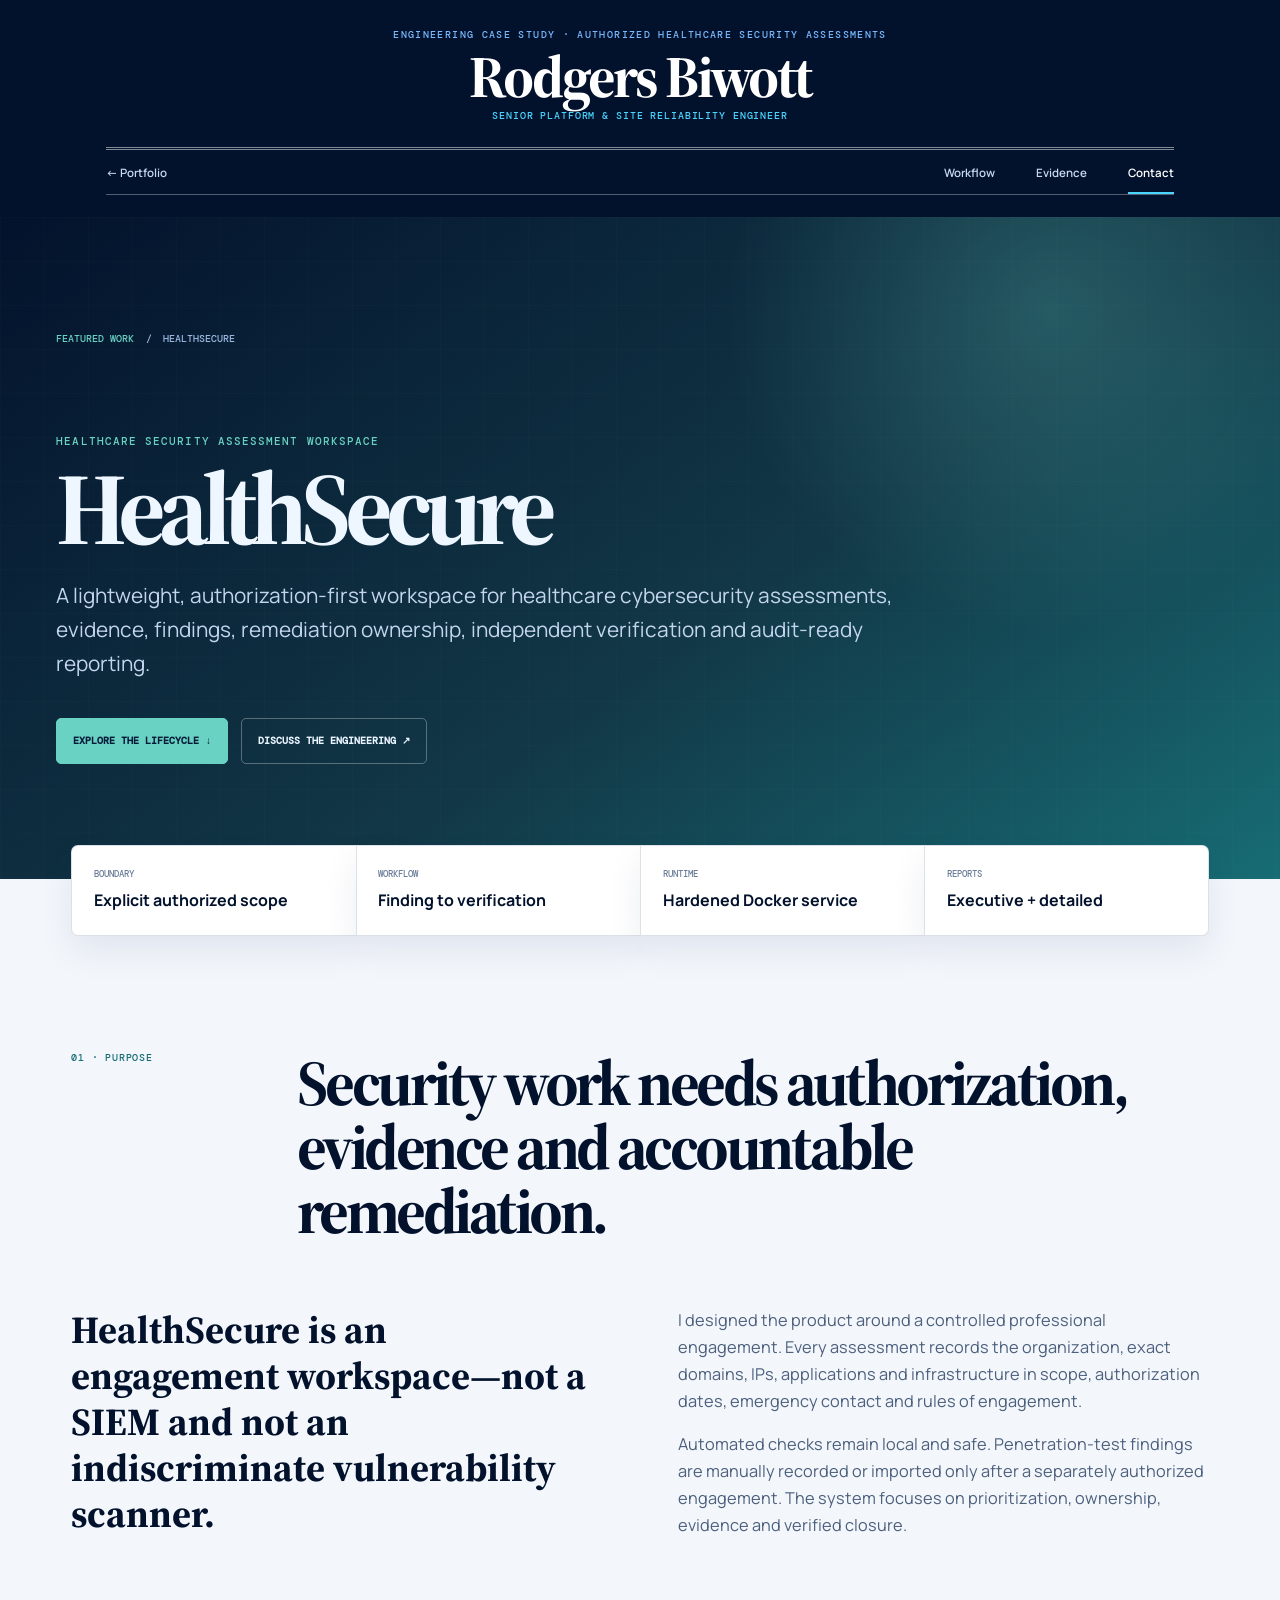
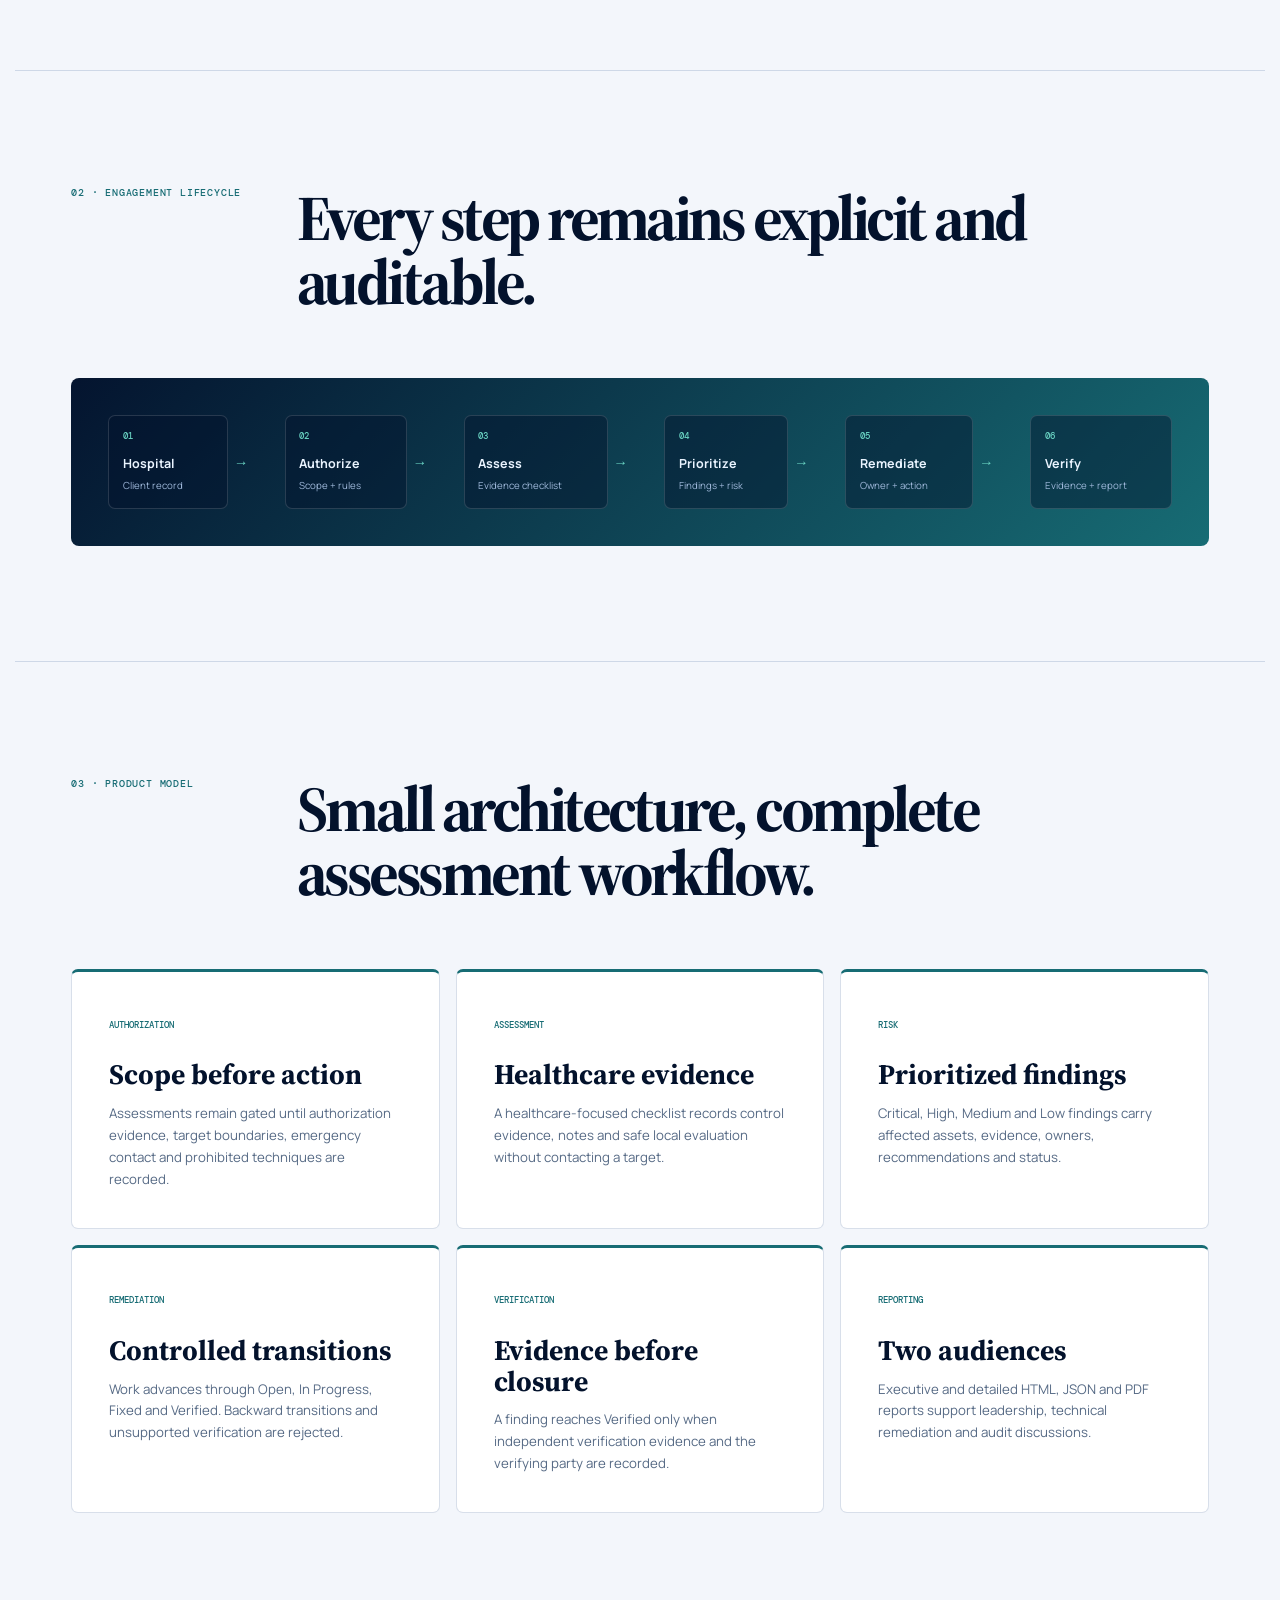
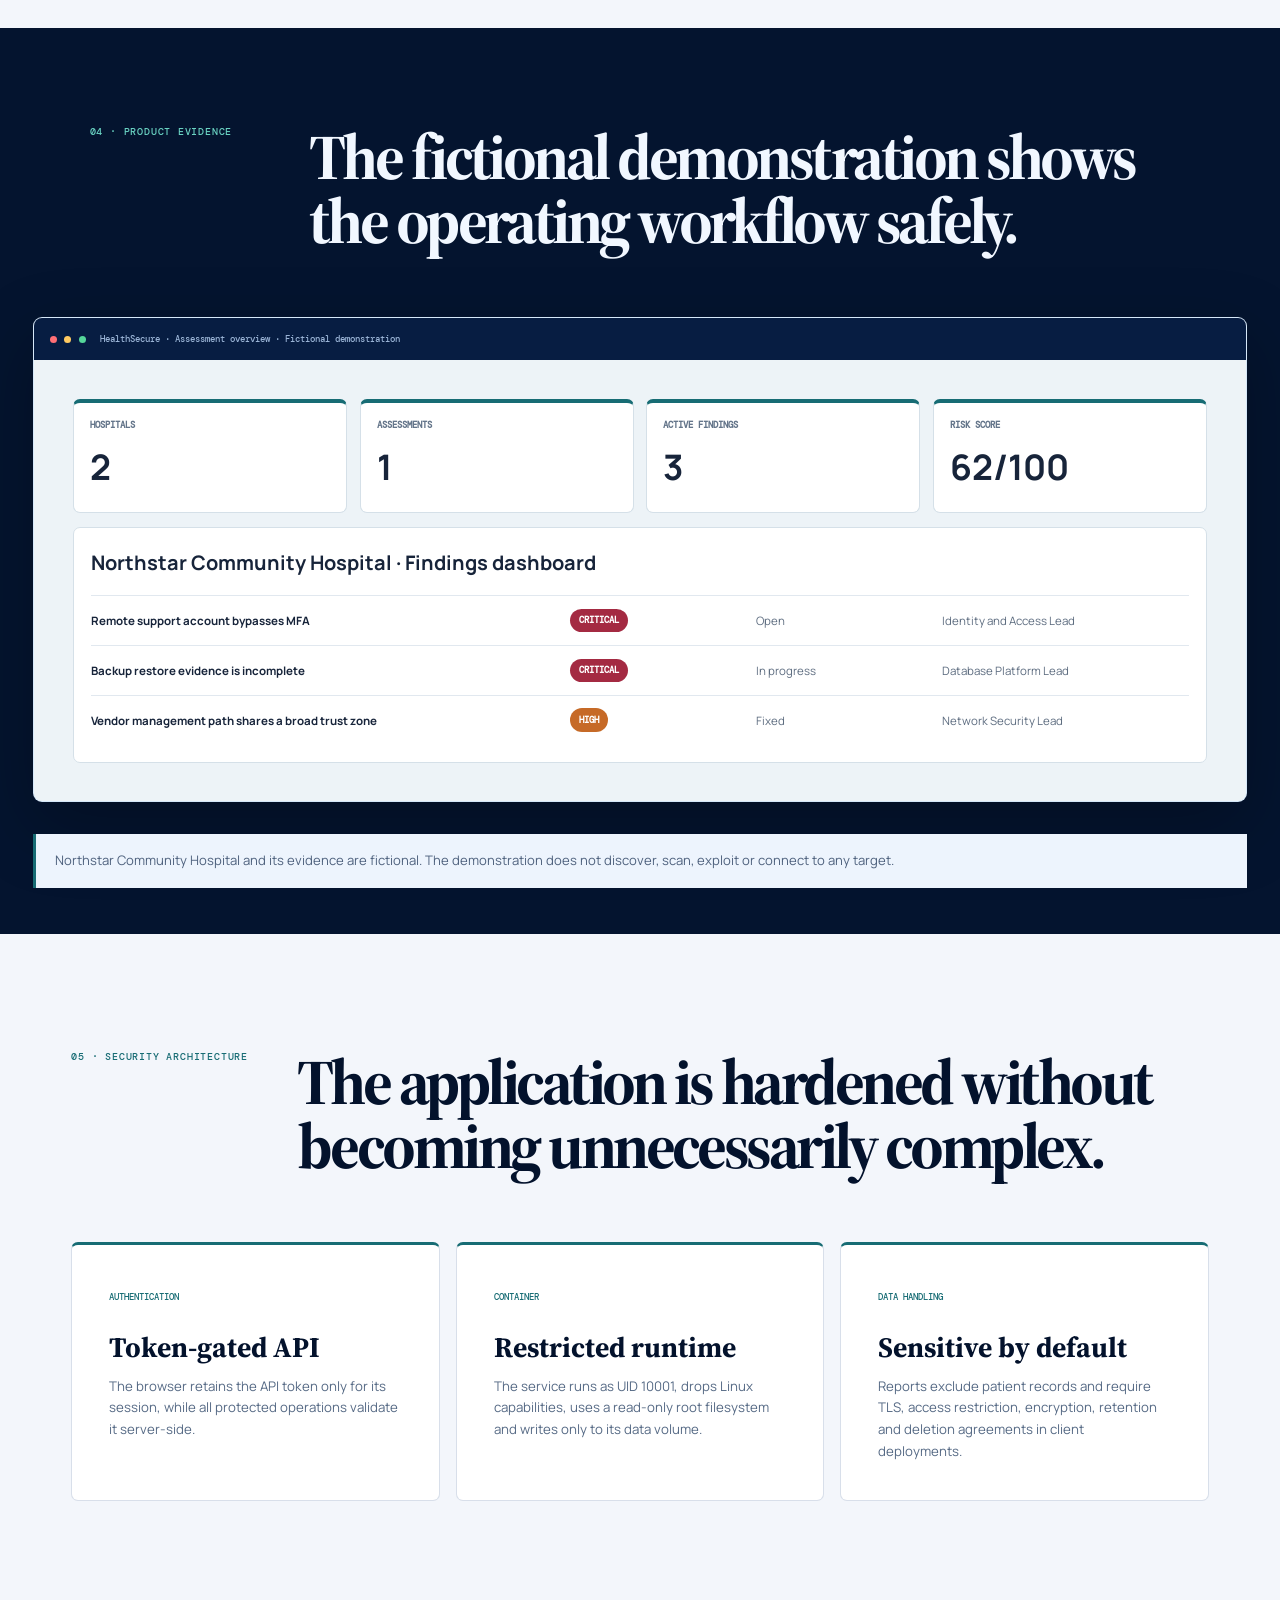
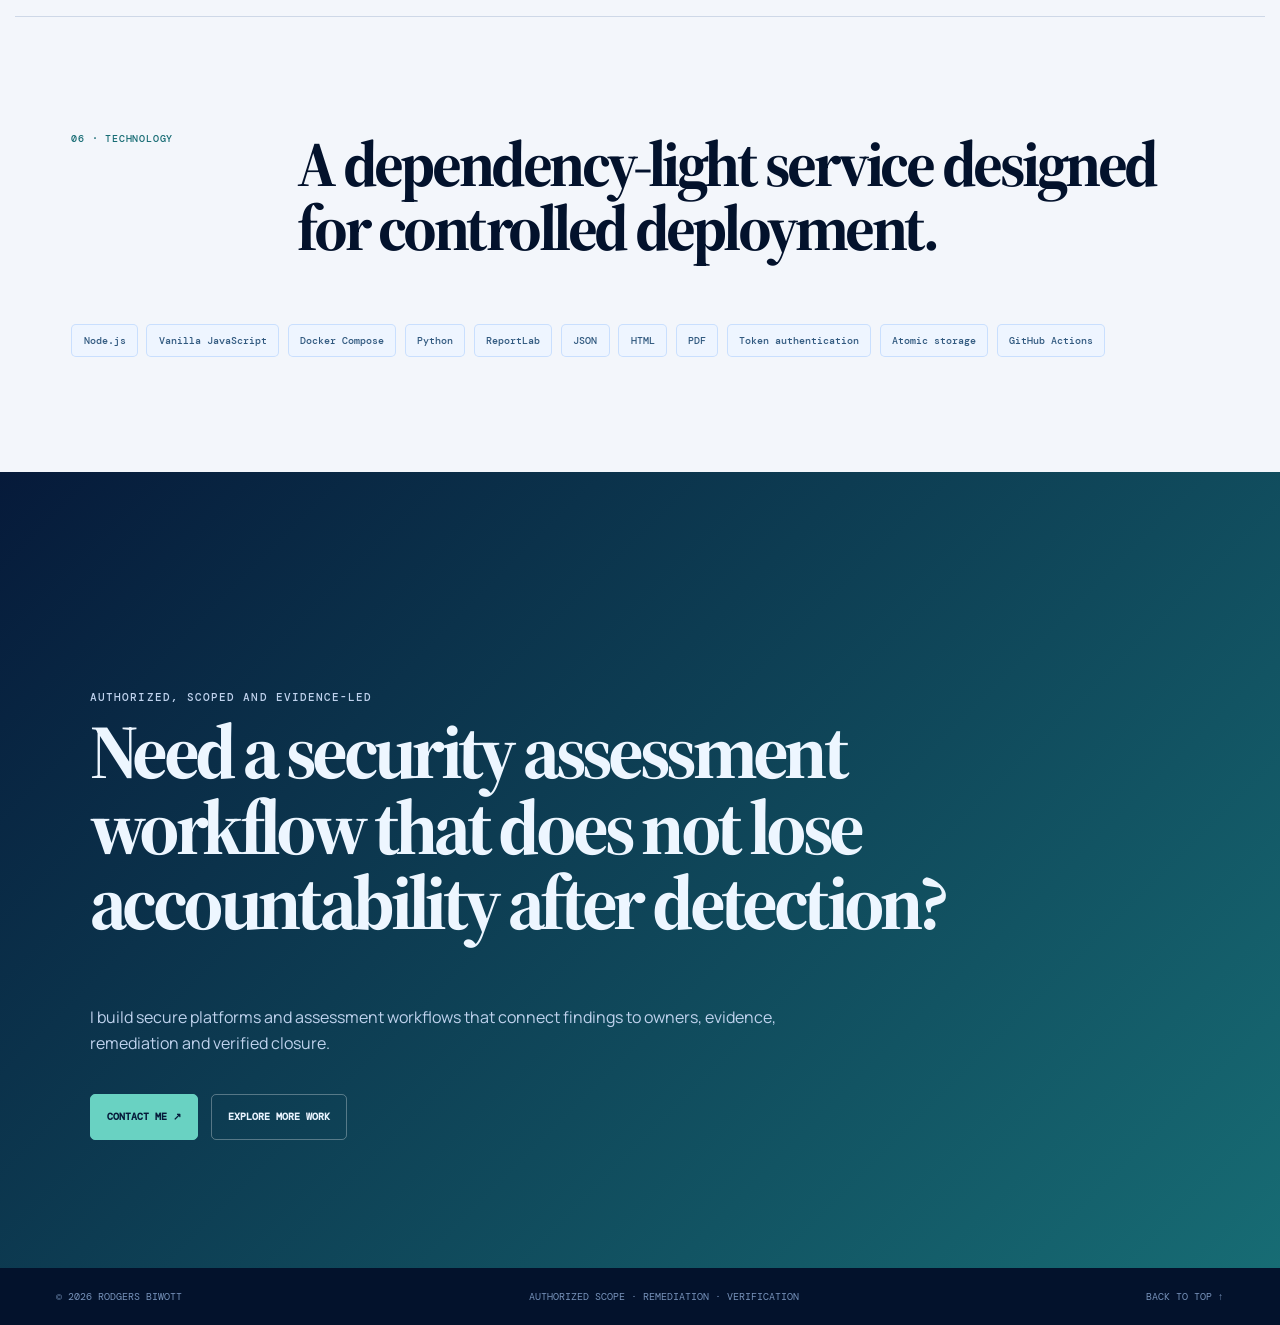
<file: projects/healthsecure/index.html>
<!doctype html>
<html lang="en">
<head>
  <meta charset="utf-8">
  <meta name="viewport" content="width=device-width,initial-scale=1">
  <meta name="theme-color" content="#123847">
  <meta name="description" content="HealthSecure engineering case study by Rodgers Biwott: authorized healthcare security assessments, findings, remediation, verification and reporting.">
  <meta property="og:title" content="HealthSecure — Healthcare Security Assessment Case Study">
  <meta property="og:description" content="A lightweight workspace for authorized scope, evidence, findings, remediation, verification and audit-ready reports.">
  <meta property="og:type" content="article">
  <meta property="og:url" content="https://kiplongu.github.io/projects/healthsecure/">
  <meta property="og:image" content="https://kiplongu.github.io/images/rodgers-biwott-social-card.png">
  <title>HealthSecure — Engineering Case Study | Rodgers Biwott</title>
  <link rel="canonical" href="https://kiplongu.github.io/projects/healthsecure/">
  <link rel="icon" href="../../images/favicon.svg" type="image/svg+xml">
  <link rel="preconnect" href="https://fonts.googleapis.com">
  <link rel="preconnect" href="https://fonts.gstatic.com" crossorigin>
  <link href="https://fonts.googleapis.com/css2?family=DM+Mono:wght@400;500&amp;family=Manrope:wght@400;500;600;700;800&amp;family=Source+Serif+4:opsz,wght@8..60,600;8..60,700&amp;display=swap" rel="stylesheet">
  <link rel="stylesheet" href="../../assets/css/portfolio.css?v=20261114">
  <link rel="stylesheet" href="../../assets/css/project-pages.css?v=20261114">
  <script src="../../assets/js/portfolio.js?v=20261017" defer></script>
</head>
<body class="project-page healthsecure">
<a class="skip-link" href="#main">Skip to content</a>
<header class="site-header" id="top">
  <p class="header-context">Engineering case study · Authorized healthcare security assessments</p>
  <a class="brand" href="../../" aria-label="Rodgers Biwott portfolio home"><span>Rodgers Biwott</span><small>Senior Platform &amp; Site Reliability Engineer</small></a>
  <button class="menu-toggle" type="button" aria-expanded="false" aria-controls="site-nav"><span>Menu</span></button>
  <nav id="site-nav" aria-label="Case study navigation"><a href="../../">← Portfolio</a><a href="#workflow">Workflow</a><a href="#evidence">Evidence</a><a href="#contact">Contact</a></nav>
</header>

<main class="project-main" id="main">
  <section class="project-hero">
    <div class="project-hero-inner reveal">
      <div class="project-breadcrumb"><a href="../../#work">Featured work</a><span>/</span><span>HealthSecure</span></div>
      <p class="project-eyebrow">Healthcare security assessment workspace</p>
      <h1>HealthSecure</h1>
      <p class="project-lead">A lightweight, authorization-first workspace for healthcare cybersecurity assessments, evidence, findings, remediation ownership, independent verification and audit-ready reporting.</p>
      <div class="project-actions"><a href="#workflow">Explore the lifecycle ↓</a><a href="../../#contact">Discuss the engineering ↗</a></div>
    </div>
  </section>

  <dl class="project-facts reveal">
    <div><dt>Boundary</dt><dd>Explicit authorized scope</dd></div>
    <div><dt>Workflow</dt><dd>Finding to verification</dd></div>
    <div><dt>Runtime</dt><dd>Hardened Docker service</dd></div>
    <div><dt>Reports</dt><dd>Executive + detailed</dd></div>
  </dl>

  <section class="project-section">
    <div class="project-section-head reveal"><span>01 · Purpose</span><h2>Security work needs authorization, evidence and accountable remediation.</h2></div>
    <div class="project-two-column reveal">
      <p class="project-pullquote">HealthSecure is an engagement workspace—not a SIEM and not an indiscriminate vulnerability scanner.</p>
      <div><p>I designed the product around a controlled professional engagement. Every assessment records the organization, exact domains, IPs, applications and infrastructure in scope, authorization dates, emergency contact and rules of engagement.</p><p>Automated checks remain local and safe. Penetration-test findings are manually recorded or imported only after a separately authorized engagement. The system focuses on prioritization, ownership, evidence and verified closure.</p></div>
    </div>
  </section>

  <section class="project-section" id="workflow">
    <div class="project-section-head reveal"><span>02 · Engagement lifecycle</span><h2>Every step remains explicit and auditable.</h2></div>
    <div class="project-flow reveal" role="img" aria-label="Hospital moves through authorized scope, assessment, findings, risk, remediation, verification and reporting">
      <div><small>01</small><strong>Hospital</strong><span>Client record</span></div><b>→</b>
      <div><small>02</small><strong>Authorize</strong><span>Scope + rules</span></div><b>→</b>
      <div><small>03</small><strong>Assess</strong><span>Evidence checklist</span></div><b>→</b>
      <div><small>04</small><strong>Prioritize</strong><span>Findings + risk</span></div><b>→</b>
      <div><small>05</small><strong>Remediate</strong><span>Owner + action</span></div><b>→</b>
      <div><small>06</small><strong>Verify</strong><span>Evidence + report</span></div>
    </div>
  </section>

  <section class="project-section">
    <div class="project-section-head reveal"><span>03 · Product model</span><h2>Small architecture, complete assessment workflow.</h2></div>
    <div class="project-card-grid">
      <article class="project-card reveal"><span>Authorization</span><h3>Scope before action</h3><p>Assessments remain gated until authorization evidence, target boundaries, emergency contact and prohibited techniques are recorded.</p></article>
      <article class="project-card reveal"><span>Assessment</span><h3>Healthcare evidence</h3><p>A healthcare-focused checklist records control evidence, notes and safe local evaluation without contacting a target.</p></article>
      <article class="project-card reveal"><span>Risk</span><h3>Prioritized findings</h3><p>Critical, High, Medium and Low findings carry affected assets, evidence, owners, recommendations and status.</p></article>
      <article class="project-card reveal"><span>Remediation</span><h3>Controlled transitions</h3><p>Work advances through Open, In Progress, Fixed and Verified. Backward transitions and unsupported verification are rejected.</p></article>
      <article class="project-card reveal"><span>Verification</span><h3>Evidence before closure</h3><p>A finding reaches Verified only when independent verification evidence and the verifying party are recorded.</p></article>
      <article class="project-card reveal"><span>Reporting</span><h3>Two audiences</h3><p>Executive and detailed HTML, JSON and PDF reports support leadership, technical remediation and audit discussions.</p></article>
    </div>
  </section>

  <section class="project-visual" id="evidence">
    <div class="project-visual-inner">
      <div class="project-section-head reveal"><span>04 · Product evidence</span><h2>The fictional demonstration shows the operating workflow safely.</h2></div>
      <div class="product-mockup reveal" aria-label="HealthSecure fictional demonstration dashboard">
        <div class="product-mockup-bar"><i></i><i></i><i></i><span>HealthSecure · Assessment overview · Fictional demonstration</span></div>
        <div class="mock-dashboard">
          <div class="mock-summary"><article><span>Hospitals</span><strong>2</strong></article><article><span>Assessments</span><strong>1</strong></article><article><span>Active findings</span><strong>3</strong></article><article><span>Risk score</span><strong>62/100</strong></article></div>
          <div class="mock-panel"><h3>Northstar Community Hospital · Findings dashboard</h3><div class="mock-row"><strong>Remote support account bypasses MFA</strong><span class="mock-chip">Critical</span><span>Open</span><span>Identity and Access Lead</span></div><div class="mock-row"><strong>Backup restore evidence is incomplete</strong><span class="mock-chip">Critical</span><span>In progress</span><span>Database Platform Lead</span></div><div class="mock-row"><strong>Vendor management path shares a broad trust zone</strong><span class="mock-chip high">High</span><span>Fixed</span><span>Network Security Lead</span></div></div>
        </div>
      </div>
      <p class="project-note reveal">Northstar Community Hospital and its evidence are fictional. The demonstration does not discover, scan, exploit or connect to any target.</p>
    </div>
  </section>

  <section class="project-section">
    <div class="project-section-head reveal"><span>05 · Security architecture</span><h2>The application is hardened without becoming unnecessarily complex.</h2></div>
    <div class="project-card-grid">
      <article class="project-card reveal"><span>Authentication</span><h3>Token-gated API</h3><p>The browser retains the API token only for its session, while all protected operations validate it server-side.</p></article>
      <article class="project-card reveal"><span>Container</span><h3>Restricted runtime</h3><p>The service runs as UID 10001, drops Linux capabilities, uses a read-only root filesystem and writes only to its data volume.</p></article>
      <article class="project-card reveal"><span>Data handling</span><h3>Sensitive by default</h3><p>Reports exclude patient records and require TLS, access restriction, encryption, retention and deletion agreements in client deployments.</p></article>
    </div>
  </section>

  <section class="project-section">
    <div class="project-section-head reveal"><span>06 · Technology</span><h2>A dependency-light service designed for controlled deployment.</h2></div>
    <div class="project-stack reveal"><span>Node.js</span><span>Vanilla JavaScript</span><span>Docker Compose</span><span>Python</span><span>ReportLab</span><span>JSON</span><span>HTML</span><span>PDF</span><span>Token authentication</span><span>Atomic storage</span><span>GitHub Actions</span></div>
  </section>

  <section class="project-cta" id="contact"><div class="reveal"><p class="project-eyebrow">Authorized, scoped and evidence-led</p><h2>Need a security assessment workflow that does not lose accountability after detection?</h2><p>I build secure platforms and assessment workflows that connect findings to owners, evidence, remediation and verified closure.</p><div class="project-actions"><a href="mailto:rodgersbiwott2016@gmail.com">Contact me ↗</a><a href="../../#work">Explore more work</a></div></div></section>
</main>

<footer class="site-footer"><p>© <span id="year">2026</span> Rodgers Biwott</p><p>Authorized scope · Remediation · Verification</p><a href="#top">Back to top ↑</a></footer>
</body>
</html>
</file>
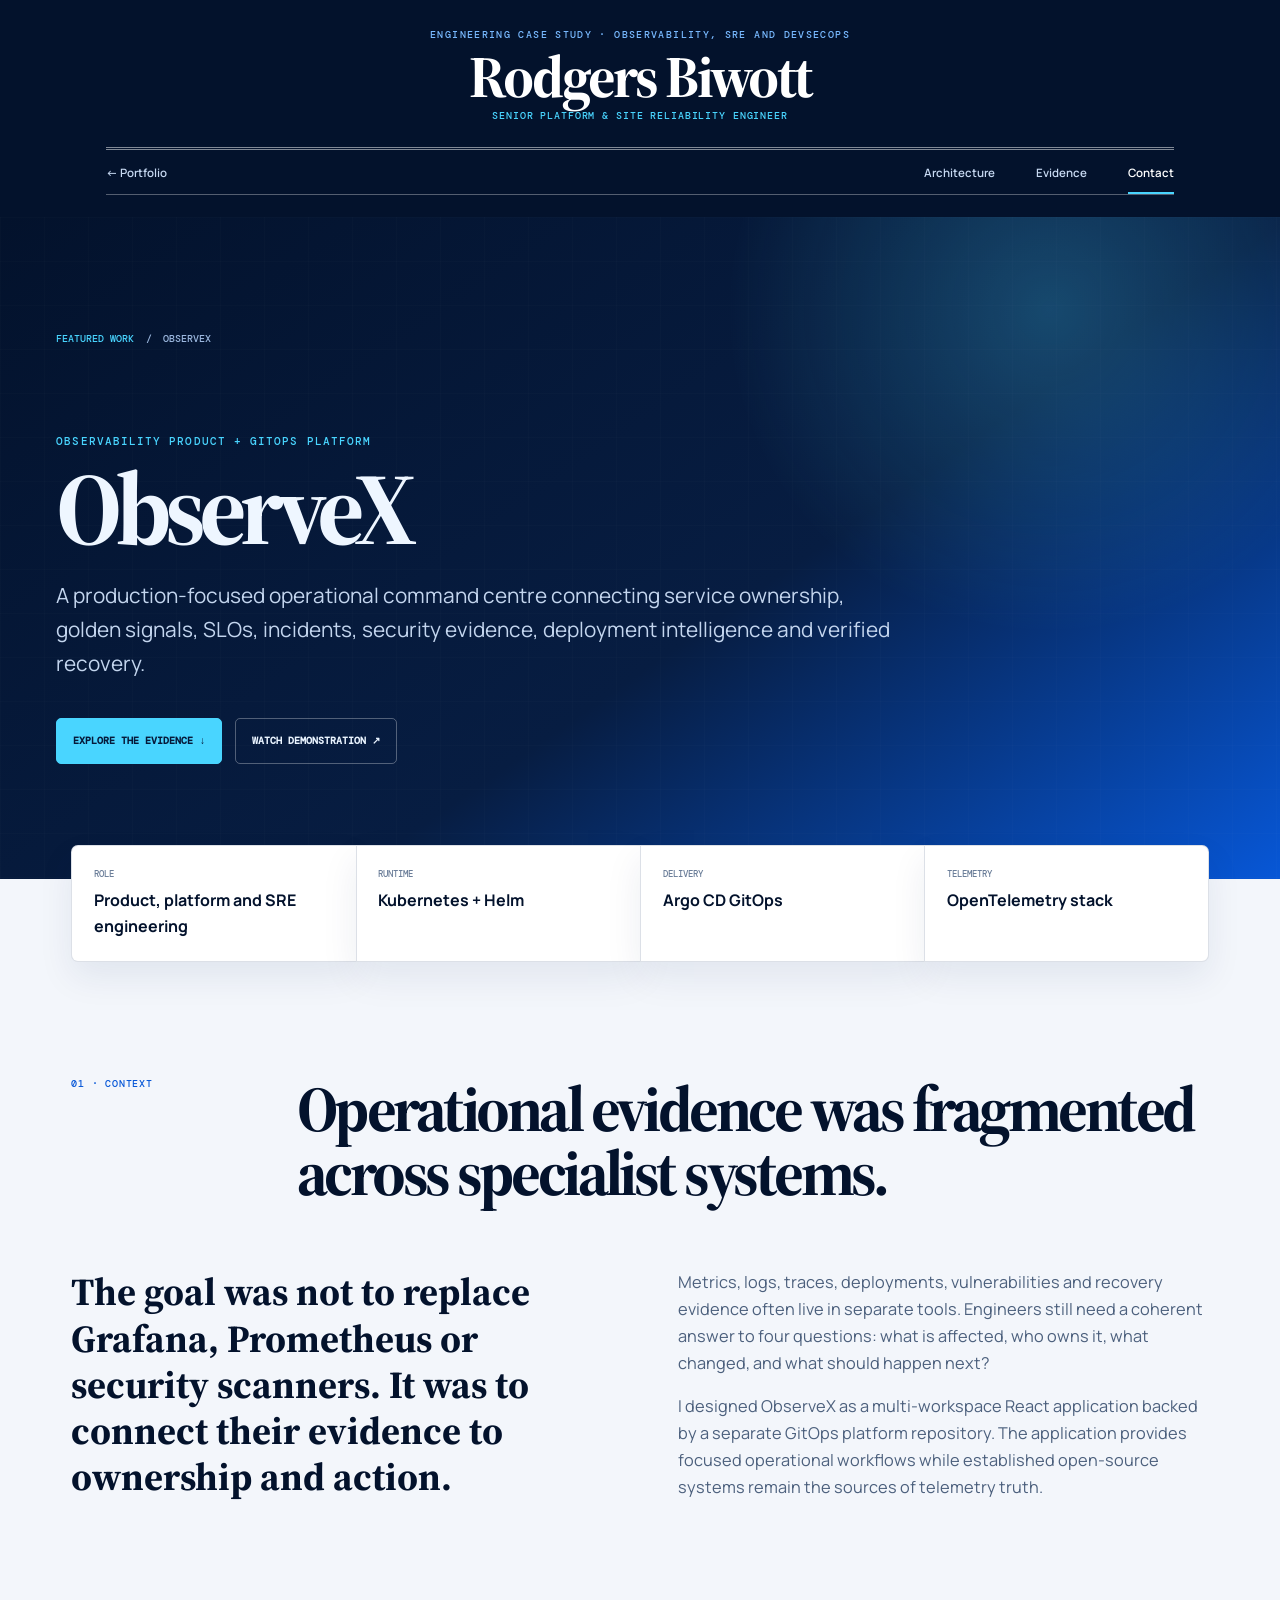
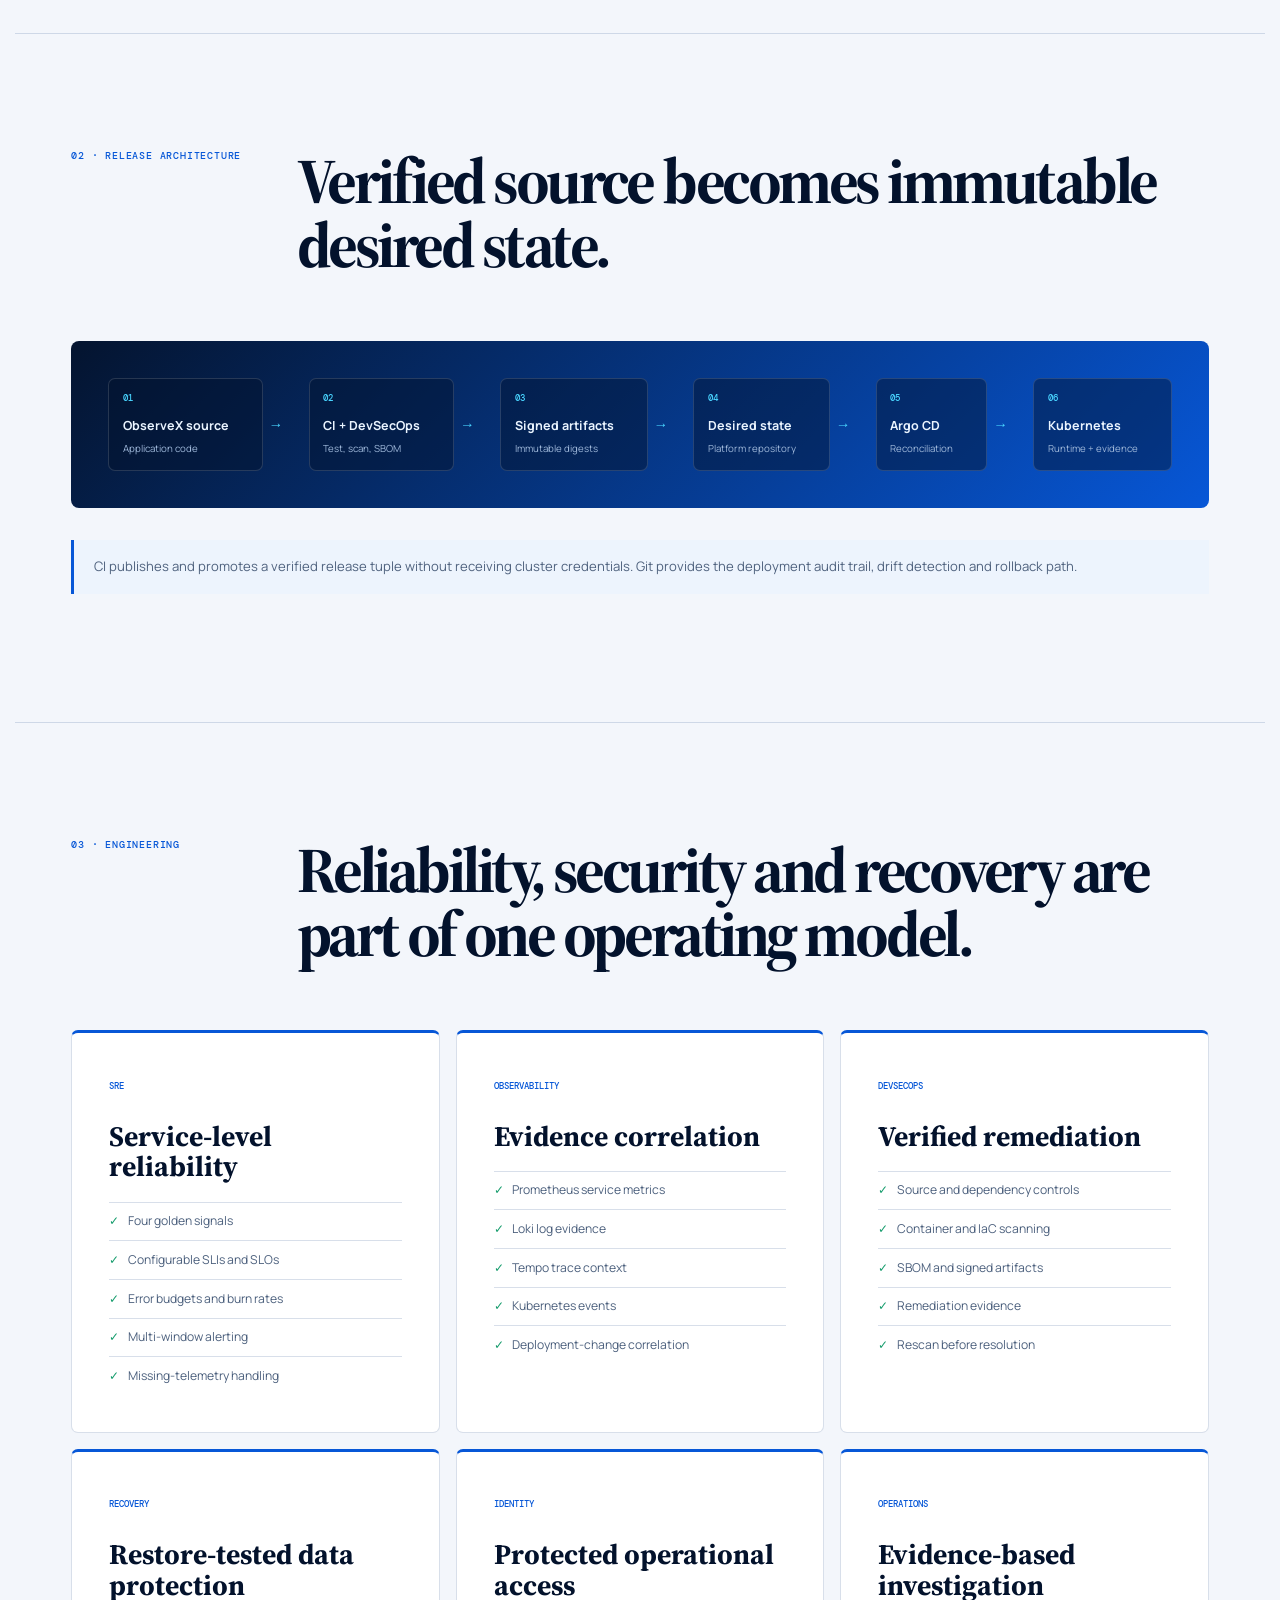
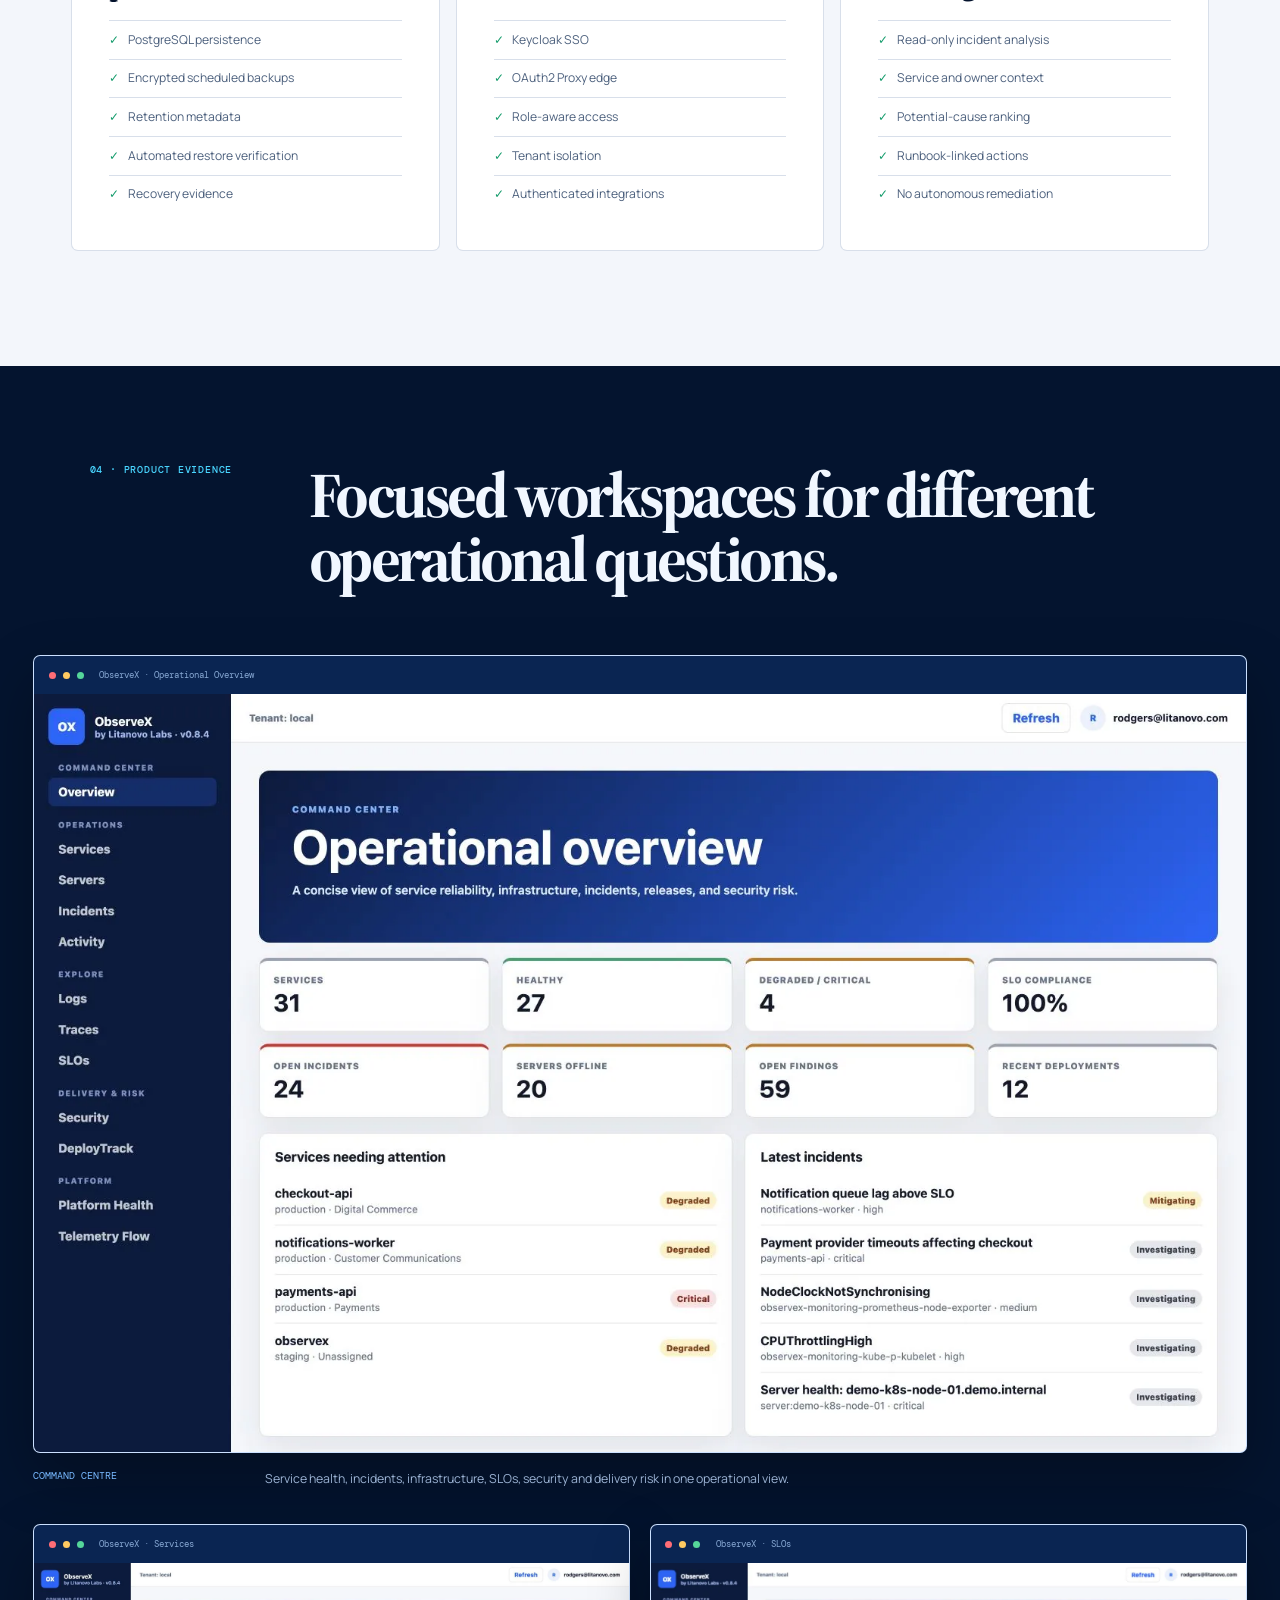
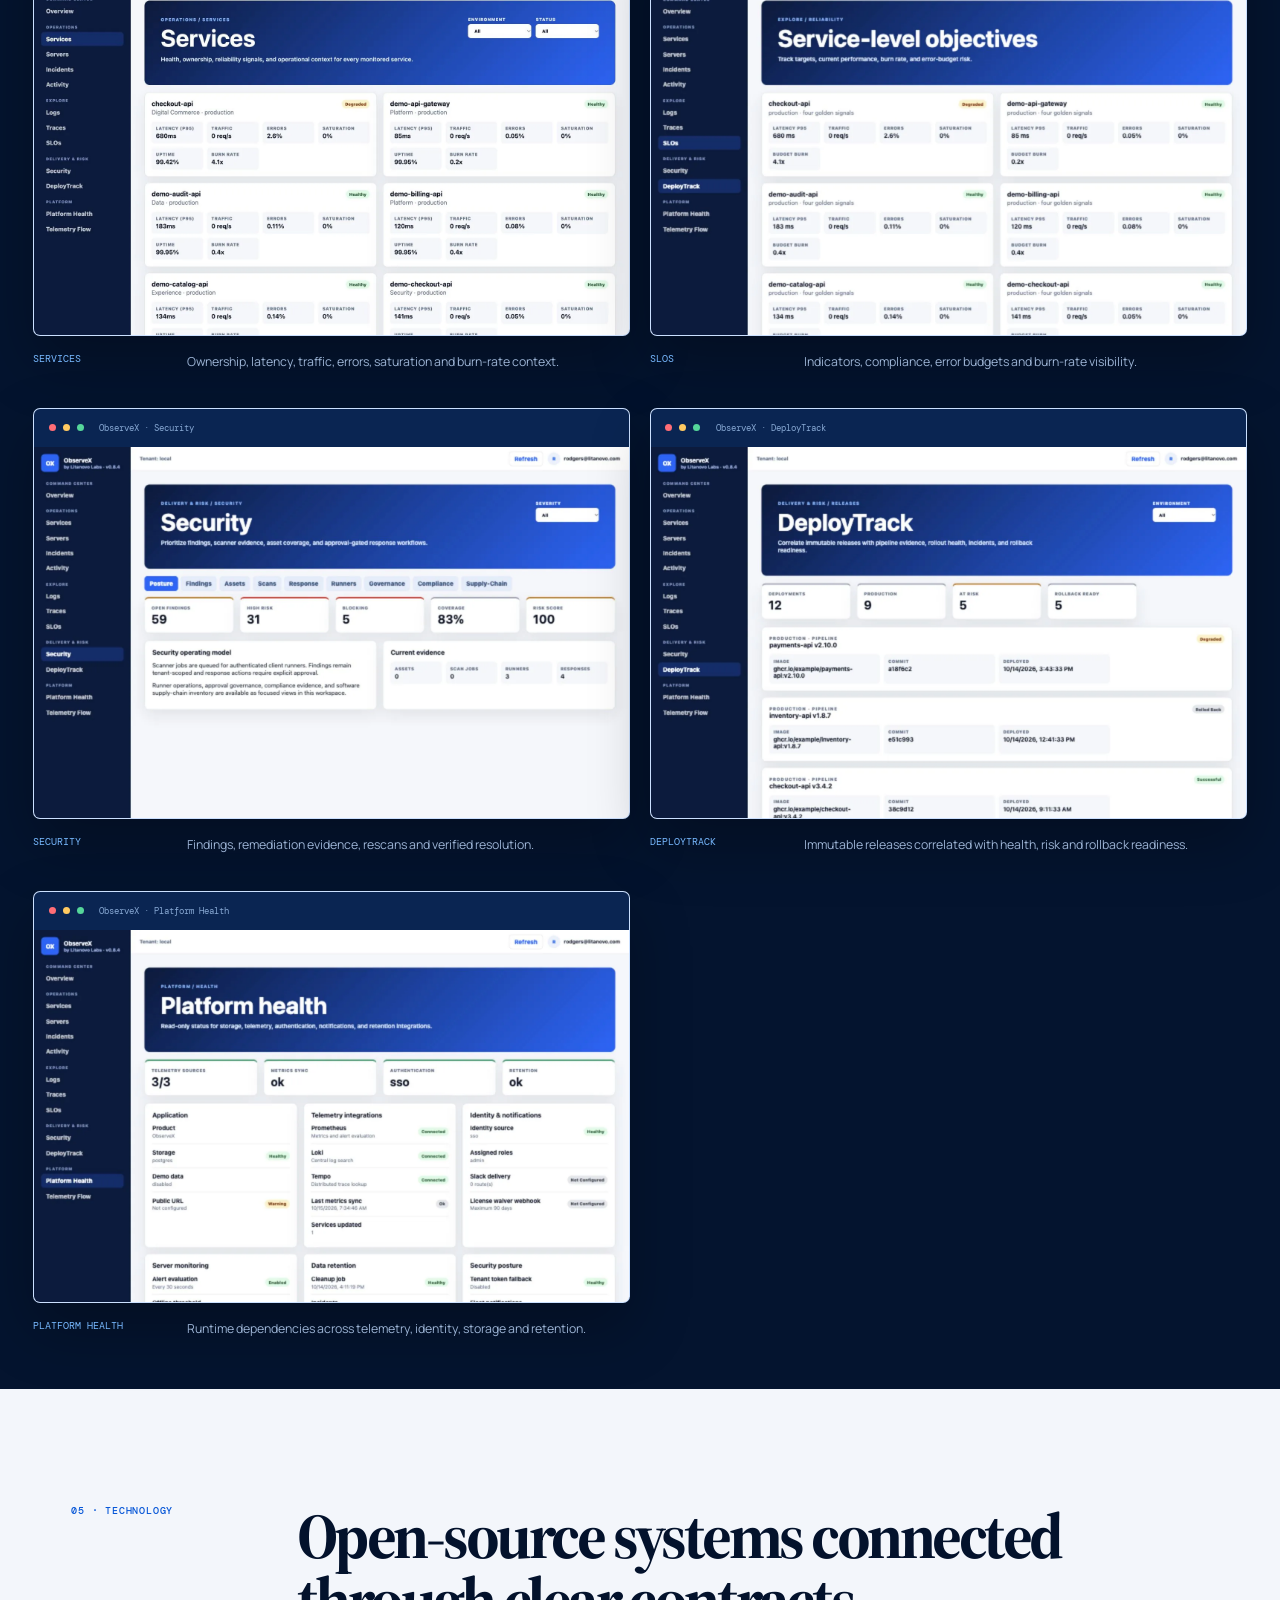
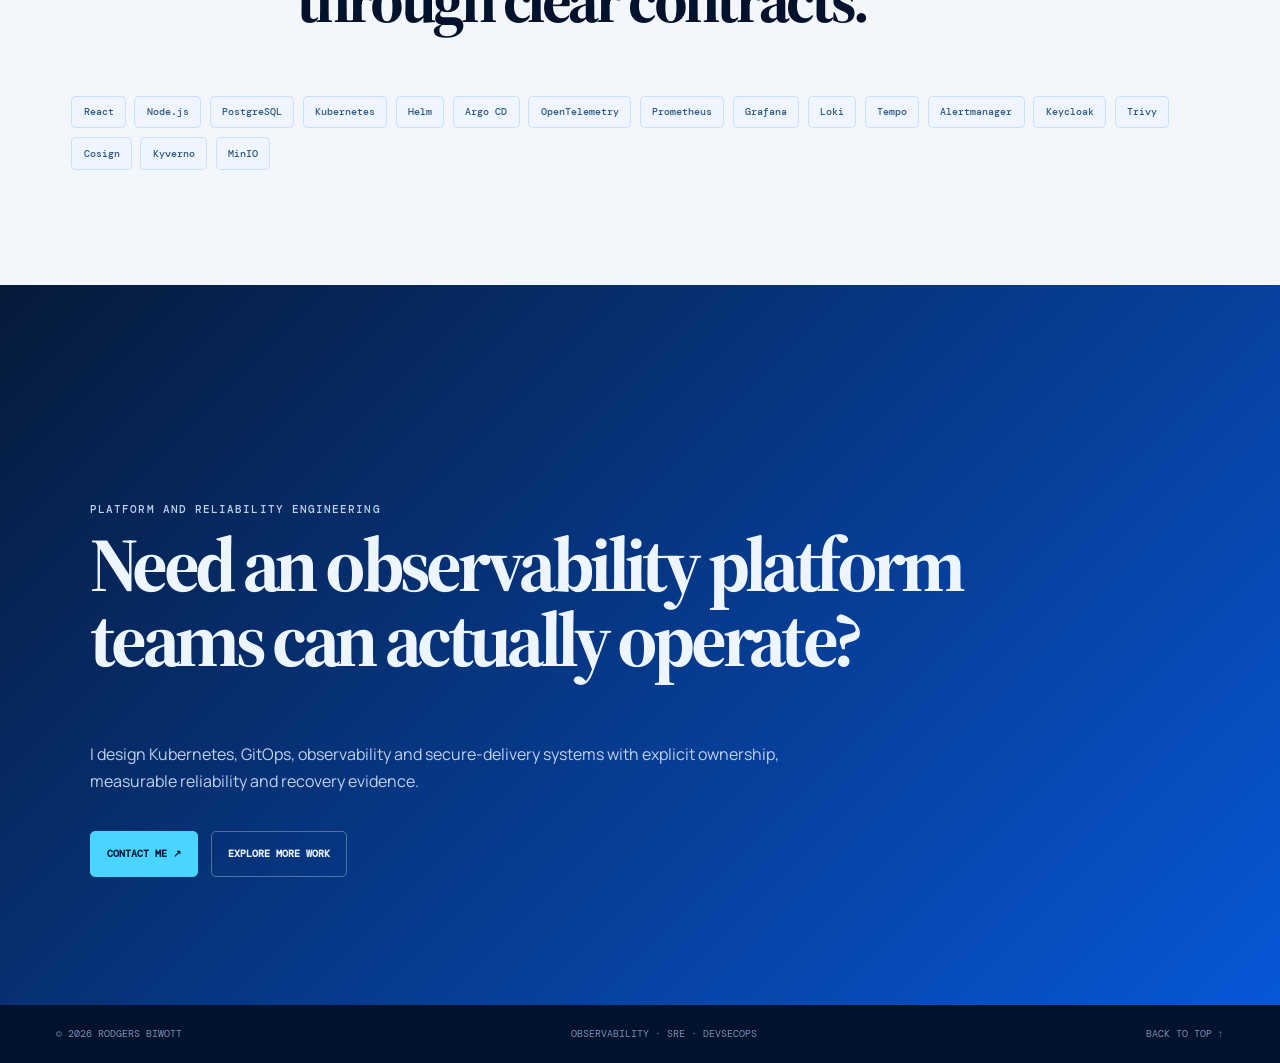
<file: projects/observex/index.html>
<!doctype html>
<html lang="en">
<head>
  <meta charset="utf-8">
  <meta name="viewport" content="width=device-width,initial-scale=1">
  <meta name="theme-color" content="#061a3a">
  <meta name="description" content="ObserveX engineering case study by Rodgers Biwott: observability, SRE, DevSecOps, GitOps, Kubernetes and verified recovery.">
  <meta property="og:title" content="ObserveX — Observability and Reliability Engineering Case Study">
  <meta property="og:description" content="A production-focused command centre connecting service health, SLOs, incidents, security, releases and recovery evidence.">
  <meta property="og:type" content="article">
  <meta property="og:url" content="https://kiplongu.github.io/projects/observex/">
  <meta property="og:image" content="https://kiplongu.github.io/images/observex-overview.png?v=084-20261030">
  <title>ObserveX — Engineering Case Study | Rodgers Biwott</title>
  <link rel="canonical" href="https://kiplongu.github.io/projects/observex/">
  <link rel="icon" href="../../images/favicon.svg" type="image/svg+xml">
  <link rel="preconnect" href="https://fonts.googleapis.com">
  <link rel="preconnect" href="https://fonts.gstatic.com" crossorigin>
  <link href="https://fonts.googleapis.com/css2?family=DM+Mono:wght@400;500&amp;family=Manrope:wght@400;500;600;700;800&amp;family=Source+Serif+4:opsz,wght@8..60,600;8..60,700&amp;display=swap" rel="stylesheet">
  <link rel="stylesheet" href="../../assets/css/portfolio.css?v=20261114">
  <link rel="stylesheet" href="../../assets/css/project-pages.css?v=20261114">
  <script src="../../assets/js/portfolio.js?v=20261017" defer></script>
</head>
<body class="project-page">
<a class="skip-link" href="#main">Skip to content</a>
<header class="site-header" id="top">
  <p class="header-context">Engineering case study · Observability, SRE and DevSecOps</p>
  <a class="brand" href="../../" aria-label="Rodgers Biwott portfolio home"><span>Rodgers Biwott</span><small>Senior Platform &amp; Site Reliability Engineer</small></a>
  <button class="menu-toggle" type="button" aria-expanded="false" aria-controls="site-nav"><span>Menu</span></button>
  <nav id="site-nav" aria-label="Case study navigation"><a href="../../">← Portfolio</a><a href="#architecture">Architecture</a><a href="#evidence">Evidence</a><a href="#contact">Contact</a></nav>
</header>

<main class="project-main" id="main">
  <section class="project-hero">
    <div class="project-hero-inner reveal">
      <div class="project-breadcrumb"><a href="../../#work">Featured work</a><span>/</span><span>ObserveX</span></div>
      <p class="project-eyebrow">Observability product + GitOps platform</p>
      <h1>ObserveX</h1>
      <p class="project-lead">A production-focused operational command centre connecting service ownership, golden signals, SLOs, incidents, security evidence, deployment intelligence and verified recovery.</p>
      <div class="project-actions"><a href="#evidence">Explore the evidence ↓</a><a href="https://youtu.be/2ZXoQNwlIxY" target="_blank" rel="noreferrer">Watch demonstration ↗</a></div>
    </div>
  </section>

  <dl class="project-facts reveal">
    <div><dt>Role</dt><dd>Product, platform and SRE engineering</dd></div>
    <div><dt>Runtime</dt><dd>Kubernetes + Helm</dd></div>
    <div><dt>Delivery</dt><dd>Argo CD GitOps</dd></div>
    <div><dt>Telemetry</dt><dd>OpenTelemetry stack</dd></div>
  </dl>

  <section class="project-section">
    <div class="project-section-head reveal"><span>01 · Context</span><h2>Operational evidence was fragmented across specialist systems.</h2></div>
    <div class="project-two-column reveal">
      <p class="project-pullquote">The goal was not to replace Grafana, Prometheus or security scanners. It was to connect their evidence to ownership and action.</p>
      <div><p>Metrics, logs, traces, deployments, vulnerabilities and recovery evidence often live in separate tools. Engineers still need a coherent answer to four questions: what is affected, who owns it, what changed, and what should happen next?</p><p>I designed ObserveX as a multi-workspace React application backed by a separate GitOps platform repository. The application provides focused operational workflows while established open-source systems remain the sources of telemetry truth.</p></div>
    </div>
  </section>

  <section class="project-section" id="architecture">
    <div class="project-section-head reveal"><span>02 · Release architecture</span><h2>Verified source becomes immutable desired state.</h2></div>
    <div class="project-flow reveal" role="img" aria-label="ObserveX source passes tests and security gates, publishes immutable artifacts, updates the platform repository, and is reconciled by Argo CD into Kubernetes">
      <div><small>01</small><strong>ObserveX source</strong><span>Application code</span></div><b>→</b>
      <div><small>02</small><strong>CI + DevSecOps</strong><span>Test, scan, SBOM</span></div><b>→</b>
      <div><small>03</small><strong>Signed artifacts</strong><span>Immutable digests</span></div><b>→</b>
      <div><small>04</small><strong>Desired state</strong><span>Platform repository</span></div><b>→</b>
      <div><small>05</small><strong>Argo CD</strong><span>Reconciliation</span></div><b>→</b>
      <div><small>06</small><strong>Kubernetes</strong><span>Runtime + evidence</span></div>
    </div>
    <p class="project-note reveal">CI publishes and promotes a verified release tuple without receiving cluster credentials. Git provides the deployment audit trail, drift detection and rollback path.</p>
  </section>

  <section class="project-section">
    <div class="project-section-head reveal"><span>03 · Engineering</span><h2>Reliability, security and recovery are part of one operating model.</h2></div>
    <div class="project-card-grid">
      <article class="project-card reveal"><span>SRE</span><h3>Service-level reliability</h3><ul><li>Four golden signals</li><li>Configurable SLIs and SLOs</li><li>Error budgets and burn rates</li><li>Multi-window alerting</li><li>Missing-telemetry handling</li></ul></article>
      <article class="project-card reveal"><span>Observability</span><h3>Evidence correlation</h3><ul><li>Prometheus service metrics</li><li>Loki log evidence</li><li>Tempo trace context</li><li>Kubernetes events</li><li>Deployment-change correlation</li></ul></article>
      <article class="project-card reveal"><span>DevSecOps</span><h3>Verified remediation</h3><ul><li>Source and dependency controls</li><li>Container and IaC scanning</li><li>SBOM and signed artifacts</li><li>Remediation evidence</li><li>Rescan before resolution</li></ul></article>
      <article class="project-card reveal"><span>Recovery</span><h3>Restore-tested data protection</h3><ul><li>PostgreSQL persistence</li><li>Encrypted scheduled backups</li><li>Retention metadata</li><li>Automated restore verification</li><li>Recovery evidence</li></ul></article>
      <article class="project-card reveal"><span>Identity</span><h3>Protected operational access</h3><ul><li>Keycloak SSO</li><li>OAuth2 Proxy edge</li><li>Role-aware access</li><li>Tenant isolation</li><li>Authenticated integrations</li></ul></article>
      <article class="project-card reveal"><span>Operations</span><h3>Evidence-based investigation</h3><ul><li>Read-only incident analysis</li><li>Service and owner context</li><li>Potential-cause ranking</li><li>Runbook-linked actions</li><li>No autonomous remediation</li></ul></article>
    </div>
  </section>

  <section class="project-visual" id="evidence">
    <div class="project-visual-inner">
      <div class="project-section-head reveal"><span>04 · Product evidence</span><h2>Focused workspaces for different operational questions.</h2></div>
      <div class="project-gallery reveal">
        <figure class="project-screen project-screen-featured"><div class="browser-frame"><div class="browser-bar"><i></i><i></i><i></i><span>ObserveX · Operational Overview</span></div><img src="../../images/observex-overview.webp?v=084-20261030" alt="ObserveX overview showing services, incidents, infrastructure, SLOs and delivery risk" width="1600" height="1000"></div><figcaption><span>Command centre</span>Service health, incidents, infrastructure, SLOs, security and delivery risk in one operational view.</figcaption></figure>
        <figure class="project-screen"><div class="browser-frame"><div class="browser-bar"><i></i><i></i><i></i><span>ObserveX · Services</span></div><img src="../../images/observex-services.webp?v=084-20261030" alt="ObserveX Services workspace showing ownership and golden signals" width="1600" height="1000" loading="lazy"></div><figcaption><span>Services</span>Ownership, latency, traffic, errors, saturation and burn-rate context.</figcaption></figure>
        <figure class="project-screen"><div class="browser-frame"><div class="browser-bar"><i></i><i></i><i></i><span>ObserveX · SLOs</span></div><img src="../../images/observex-slos.webp?v=084-20261030" alt="ObserveX SLO workspace showing golden signals and error budgets" width="1600" height="1000" loading="lazy"></div><figcaption><span>SLOs</span>Indicators, compliance, error budgets and burn-rate visibility.</figcaption></figure>
        <figure class="project-screen"><div class="browser-frame"><div class="browser-bar"><i></i><i></i><i></i><span>ObserveX · Security</span></div><img src="../../images/observex-security-posture.webp?v=084-20261030" alt="ObserveX Security workspace showing findings and remediation workflows" width="1600" height="1000" loading="lazy"></div><figcaption><span>Security</span>Findings, remediation evidence, rescans and verified resolution.</figcaption></figure>
        <figure class="project-screen"><div class="browser-frame"><div class="browser-bar"><i></i><i></i><i></i><span>ObserveX · DeployTrack</span></div><img src="../../images/observex-deploytrack.webp?v=084-20261030" alt="ObserveX DeployTrack showing immutable releases and rollback readiness" width="1600" height="1000" loading="lazy"></div><figcaption><span>DeployTrack</span>Immutable releases correlated with health, risk and rollback readiness.</figcaption></figure>
        <figure class="project-screen"><div class="browser-frame"><div class="browser-bar"><i></i><i></i><i></i><span>ObserveX · Platform Health</span></div><img src="../../images/observex-platform-health.webp?v=084-20261030" alt="ObserveX Platform Health showing telemetry, authentication and storage integrations" width="1600" height="1000" loading="lazy"></div><figcaption><span>Platform health</span>Runtime dependencies across telemetry, identity, storage and retention.</figcaption></figure>
      </div>
    </div>
  </section>

  <section class="project-section">
    <div class="project-section-head reveal"><span>05 · Technology</span><h2>Open-source systems connected through clear contracts.</h2></div>
    <div class="project-stack reveal"><span>React</span><span>Node.js</span><span>PostgreSQL</span><span>Kubernetes</span><span>Helm</span><span>Argo CD</span><span>OpenTelemetry</span><span>Prometheus</span><span>Grafana</span><span>Loki</span><span>Tempo</span><span>Alertmanager</span><span>Keycloak</span><span>Trivy</span><span>Cosign</span><span>Kyverno</span><span>MinIO</span></div>
  </section>

  <section class="project-cta" id="contact"><div class="reveal"><p class="project-eyebrow">Platform and reliability engineering</p><h2>Need an observability platform teams can actually operate?</h2><p>I design Kubernetes, GitOps, observability and secure-delivery systems with explicit ownership, measurable reliability and recovery evidence.</p><div class="project-actions"><a href="mailto:rodgersbiwott2016@gmail.com">Contact me ↗</a><a href="../../#work">Explore more work</a></div></div></section>
</main>

<footer class="site-footer"><p>© <span id="year">2026</span> Rodgers Biwott</p><p>Observability · SRE · DevSecOps</p><a href="#top">Back to top ↑</a></footer>
</body>
</html>
</file>
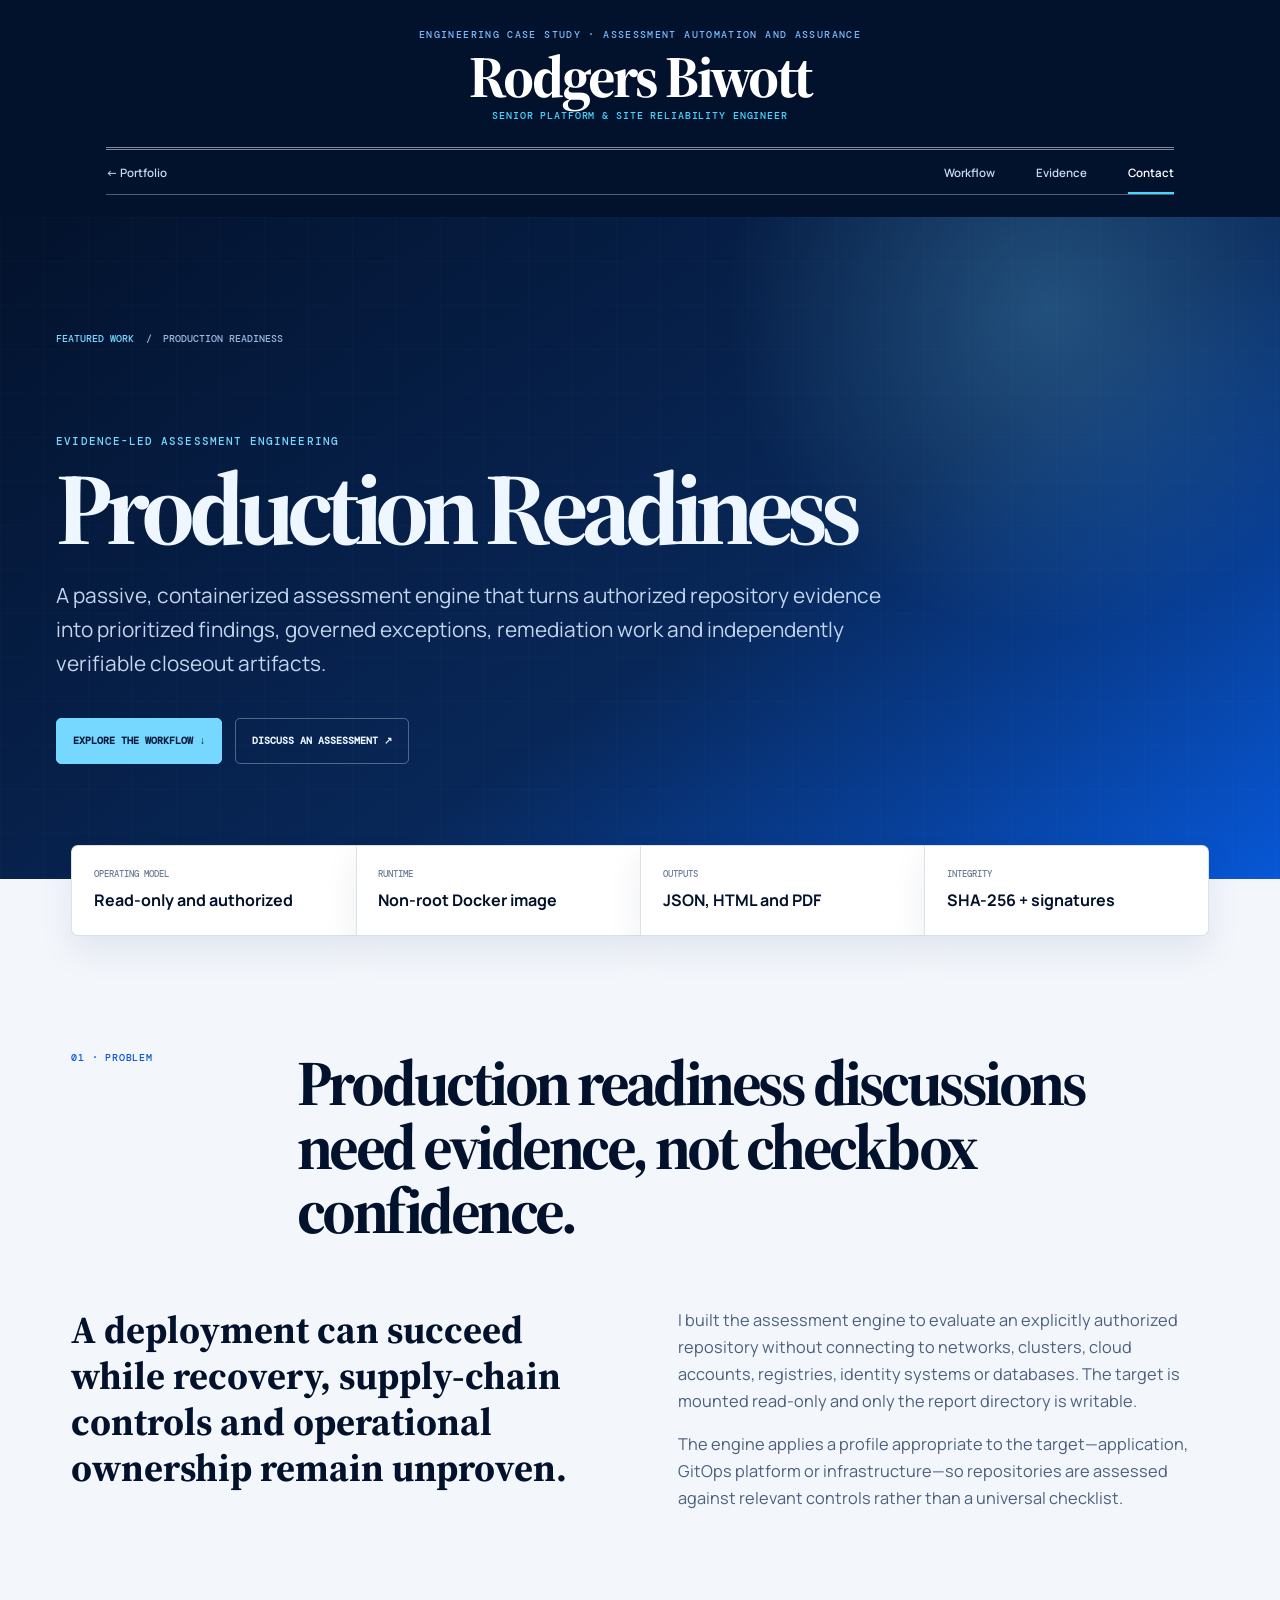
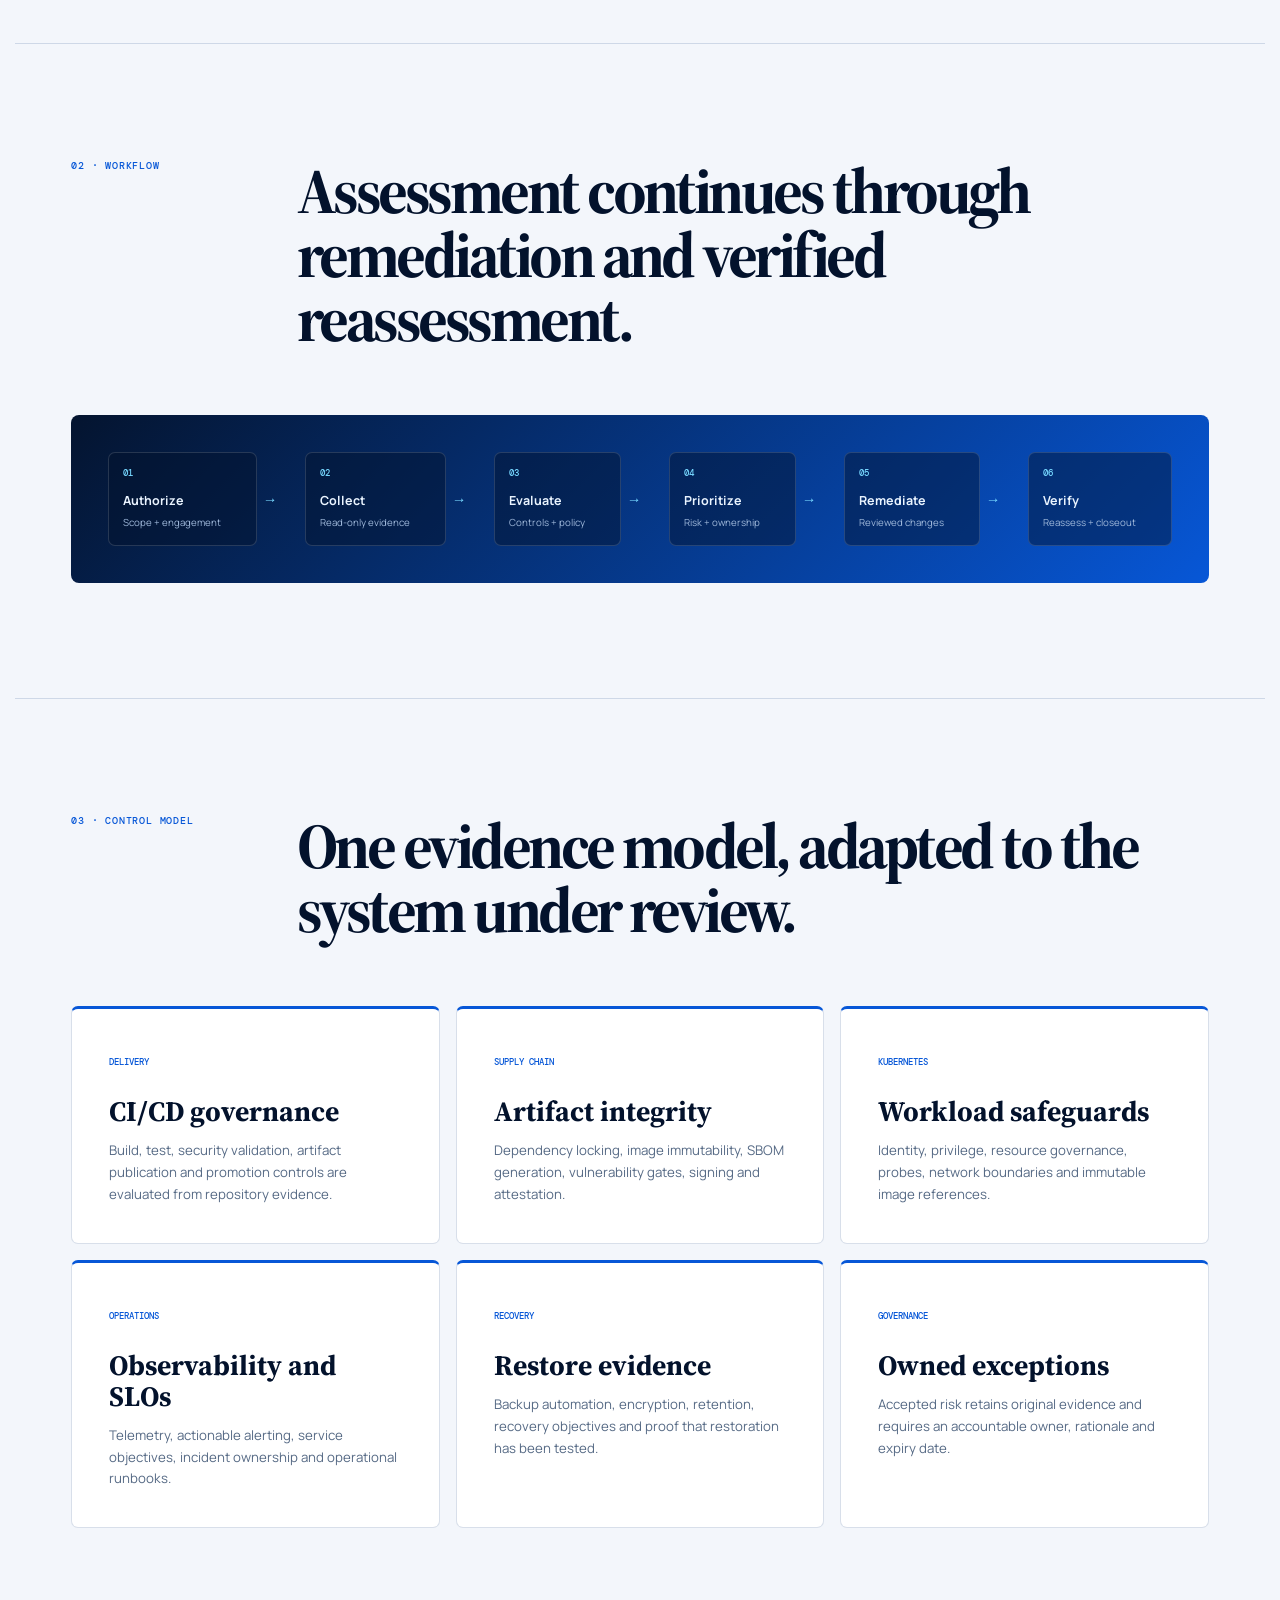
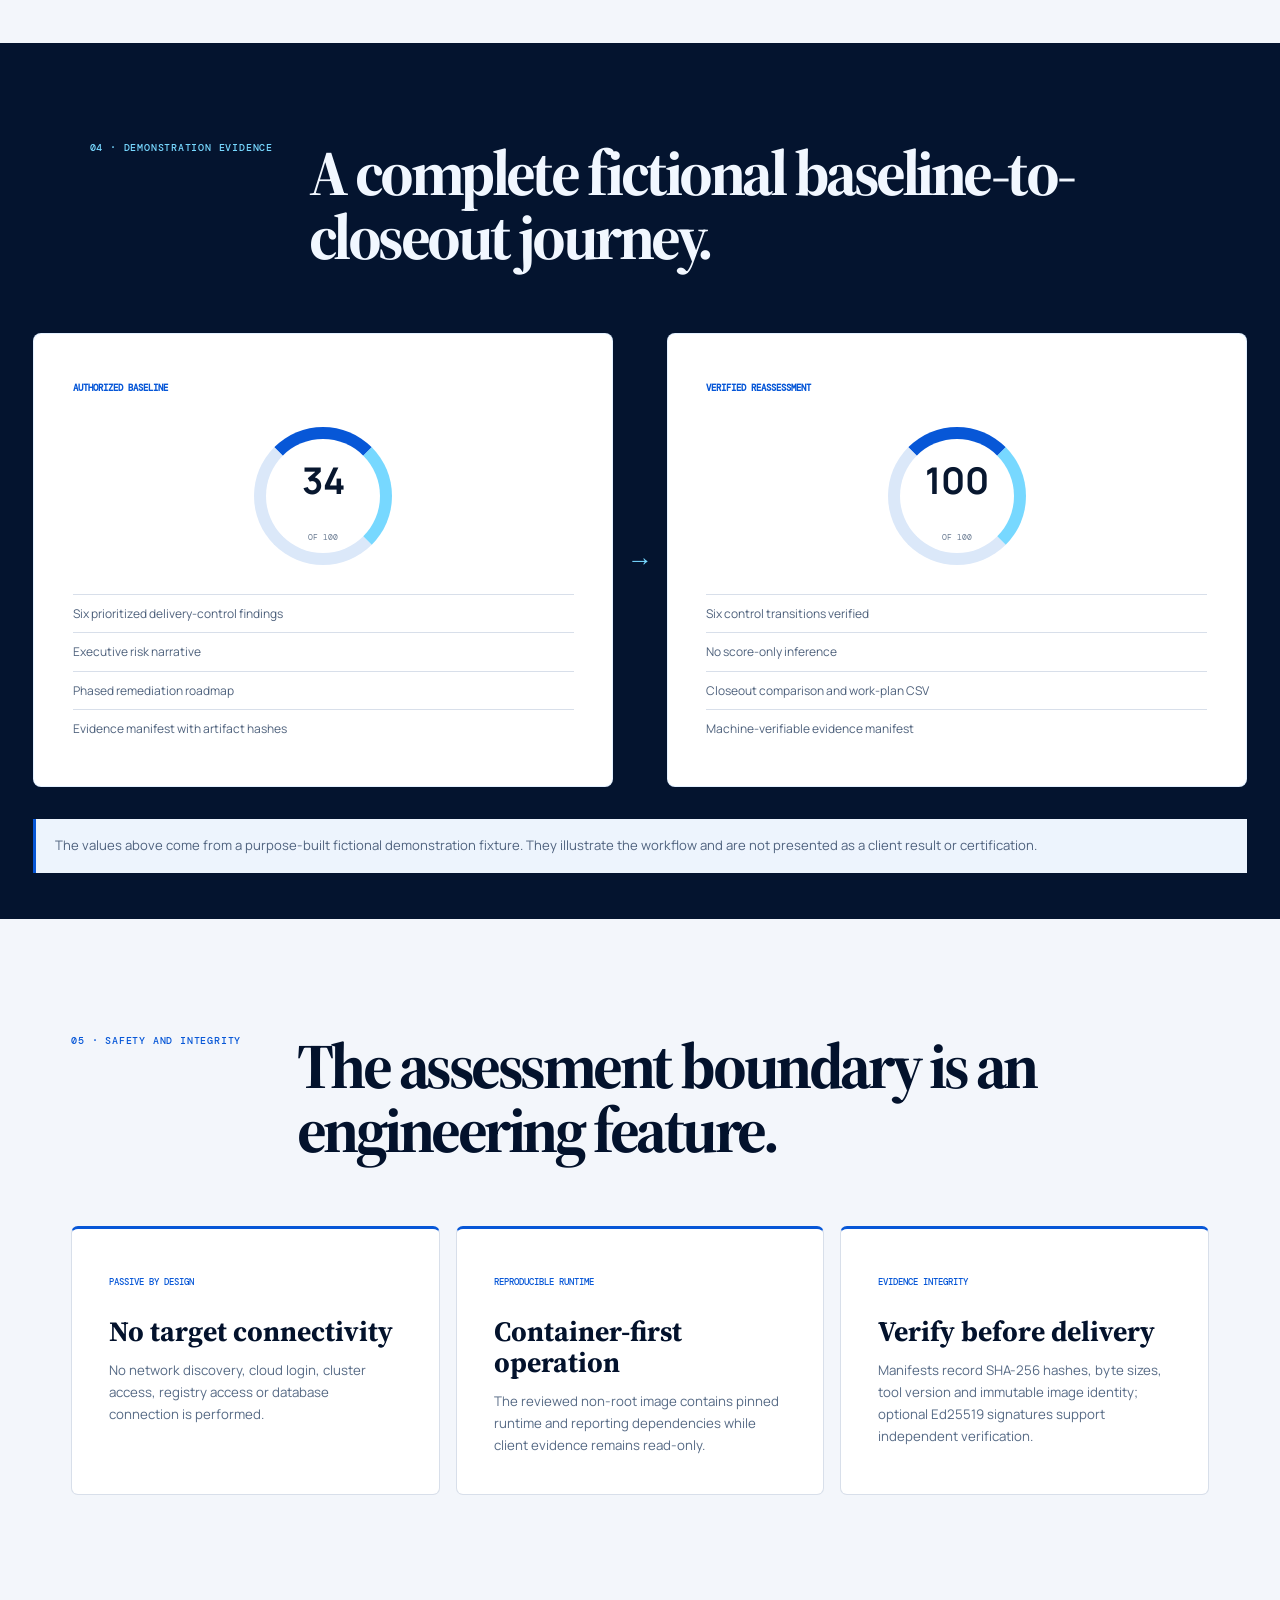
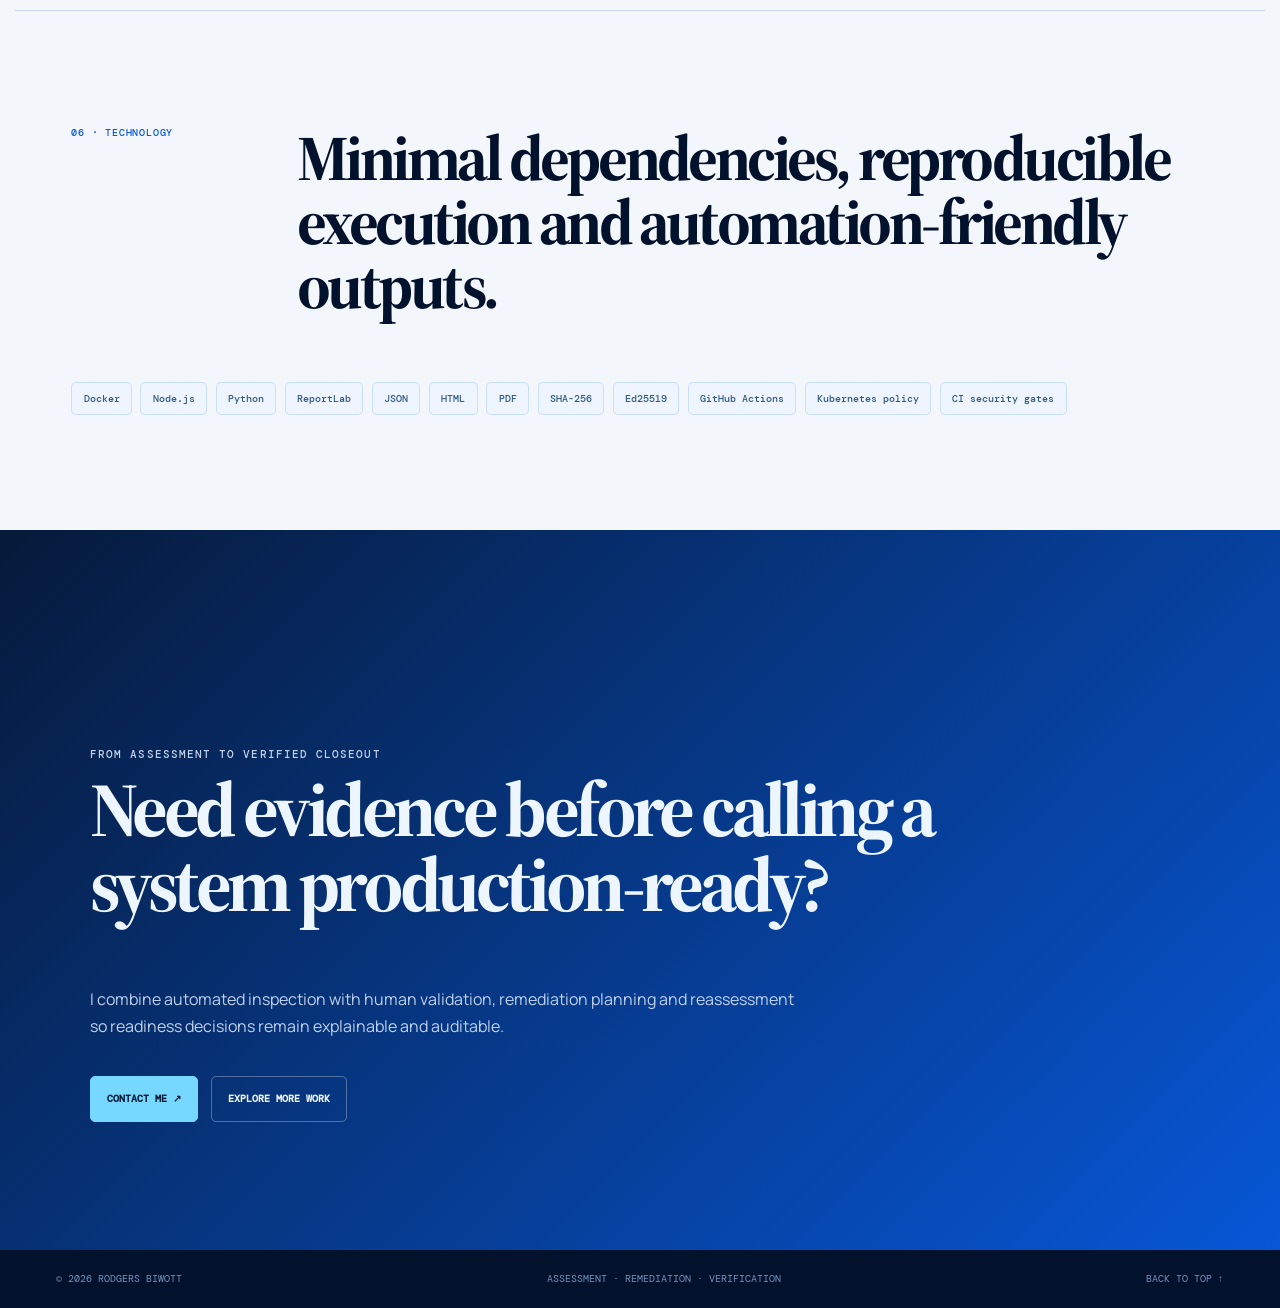
<file: projects/production-readiness/index.html>
<!doctype html>
<html lang="en">
<head>
  <meta charset="utf-8">
  <meta name="viewport" content="width=device-width,initial-scale=1">
  <meta name="theme-color" content="#061a3a">
  <meta name="description" content="Production Readiness Assessment Engine case study by Rodgers Biwott: evidence collection, risk scoring, remediation and verified reassessment.">
  <meta property="og:title" content="Production Readiness Assessment Engine — Engineering Case Study">
  <meta property="og:description" content="A containerized, evidence-led assessment workflow for delivery, Kubernetes, security, observability and recovery controls.">
  <meta property="og:type" content="article">
  <meta property="og:url" content="https://kiplongu.github.io/projects/production-readiness/">
  <meta property="og:image" content="https://kiplongu.github.io/images/rodgers-biwott-social-card.png">
  <title>Production Readiness Assessment Engine | Rodgers Biwott</title>
  <link rel="canonical" href="https://kiplongu.github.io/projects/production-readiness/">
  <link rel="icon" href="../../images/favicon.svg" type="image/svg+xml">
  <link rel="preconnect" href="https://fonts.googleapis.com">
  <link rel="preconnect" href="https://fonts.gstatic.com" crossorigin>
  <link href="https://fonts.googleapis.com/css2?family=DM+Mono:wght@400;500&amp;family=Manrope:wght@400;500;600;700;800&amp;family=Source+Serif+4:opsz,wght@8..60,600;8..60,700&amp;display=swap" rel="stylesheet">
  <link rel="stylesheet" href="../../assets/css/portfolio.css?v=20261114">
  <link rel="stylesheet" href="../../assets/css/project-pages.css?v=20261114">
  <script src="../../assets/js/portfolio.js?v=20261017" defer></script>
</head>
<body class="project-page readiness">
<a class="skip-link" href="#main">Skip to content</a>
<header class="site-header" id="top">
  <p class="header-context">Engineering case study · Assessment automation and assurance</p>
  <a class="brand" href="../../" aria-label="Rodgers Biwott portfolio home"><span>Rodgers Biwott</span><small>Senior Platform &amp; Site Reliability Engineer</small></a>
  <button class="menu-toggle" type="button" aria-expanded="false" aria-controls="site-nav"><span>Menu</span></button>
  <nav id="site-nav" aria-label="Case study navigation"><a href="../../">← Portfolio</a><a href="#workflow">Workflow</a><a href="#evidence">Evidence</a><a href="#contact">Contact</a></nav>
</header>

<main class="project-main" id="main">
  <section class="project-hero">
    <div class="project-hero-inner reveal">
      <div class="project-breadcrumb"><a href="../../#work">Featured work</a><span>/</span><span>Production Readiness</span></div>
      <p class="project-eyebrow">Evidence-led assessment engineering</p>
      <h1>Production Readiness</h1>
      <p class="project-lead">A passive, containerized assessment engine that turns authorized repository evidence into prioritized findings, governed exceptions, remediation work and independently verifiable closeout artifacts.</p>
      <div class="project-actions"><a href="#workflow">Explore the workflow ↓</a><a href="../../#contact">Discuss an assessment ↗</a></div>
    </div>
  </section>

  <dl class="project-facts reveal">
    <div><dt>Operating model</dt><dd>Read-only and authorized</dd></div>
    <div><dt>Runtime</dt><dd>Non-root Docker image</dd></div>
    <div><dt>Outputs</dt><dd>JSON, HTML and PDF</dd></div>
    <div><dt>Integrity</dt><dd>SHA-256 + signatures</dd></div>
  </dl>

  <section class="project-section">
    <div class="project-section-head reveal"><span>01 · Problem</span><h2>Production readiness discussions need evidence, not checkbox confidence.</h2></div>
    <div class="project-two-column reveal">
      <p class="project-pullquote">A deployment can succeed while recovery, supply-chain controls and operational ownership remain unproven.</p>
      <div><p>I built the assessment engine to evaluate an explicitly authorized repository without connecting to networks, clusters, cloud accounts, registries, identity systems or databases. The target is mounted read-only and only the report directory is writable.</p><p>The engine applies a profile appropriate to the target—application, GitOps platform or infrastructure—so repositories are assessed against relevant controls rather than a universal checklist.</p></div>
    </div>
  </section>

  <section class="project-section" id="workflow">
    <div class="project-section-head reveal"><span>02 · Workflow</span><h2>Assessment continues through remediation and verified reassessment.</h2></div>
    <div class="project-flow reveal" role="img" aria-label="Authorized scope moves through evidence collection, control evaluation, risk scoring, remediation and verified reassessment">
      <div><small>01</small><strong>Authorize</strong><span>Scope + engagement</span></div><b>→</b>
      <div><small>02</small><strong>Collect</strong><span>Read-only evidence</span></div><b>→</b>
      <div><small>03</small><strong>Evaluate</strong><span>Controls + policy</span></div><b>→</b>
      <div><small>04</small><strong>Prioritize</strong><span>Risk + ownership</span></div><b>→</b>
      <div><small>05</small><strong>Remediate</strong><span>Reviewed changes</span></div><b>→</b>
      <div><small>06</small><strong>Verify</strong><span>Reassess + closeout</span></div>
    </div>
  </section>

  <section class="project-section">
    <div class="project-section-head reveal"><span>03 · Control model</span><h2>One evidence model, adapted to the system under review.</h2></div>
    <div class="project-card-grid">
      <article class="project-card reveal"><span>Delivery</span><h3>CI/CD governance</h3><p>Build, test, security validation, artifact publication and promotion controls are evaluated from repository evidence.</p></article>
      <article class="project-card reveal"><span>Supply chain</span><h3>Artifact integrity</h3><p>Dependency locking, image immutability, SBOM generation, vulnerability gates, signing and attestation.</p></article>
      <article class="project-card reveal"><span>Kubernetes</span><h3>Workload safeguards</h3><p>Identity, privilege, resource governance, probes, network boundaries and immutable image references.</p></article>
      <article class="project-card reveal"><span>Operations</span><h3>Observability and SLOs</h3><p>Telemetry, actionable alerting, service objectives, incident ownership and operational runbooks.</p></article>
      <article class="project-card reveal"><span>Recovery</span><h3>Restore evidence</h3><p>Backup automation, encryption, retention, recovery objectives and proof that restoration has been tested.</p></article>
      <article class="project-card reveal"><span>Governance</span><h3>Owned exceptions</h3><p>Accepted risk retains original evidence and requires an accountable owner, rationale and expiry date.</p></article>
    </div>
  </section>

  <section class="project-visual" id="evidence">
    <div class="project-visual-inner">
      <div class="project-section-head reveal"><span>04 · Demonstration evidence</span><h2>A complete fictional baseline-to-closeout journey.</h2></div>
      <div class="report-journey reveal" aria-label="Illustrative baseline and reassessment report comparison">
        <article class="report-card"><span>Authorized baseline</span><div class="report-score"><strong>34</strong><small>of 100</small></div><ul><li>Six prioritized delivery-control findings</li><li>Executive risk narrative</li><li>Phased remediation roadmap</li><li>Evidence manifest with artifact hashes</li></ul></article>
        <div class="report-arrow" aria-hidden="true">→</div>
        <article class="report-card"><span>Verified reassessment</span><div class="report-score"><strong>100</strong><small>of 100</small></div><ul><li>Six control transitions verified</li><li>No score-only inference</li><li>Closeout comparison and work-plan CSV</li><li>Machine-verifiable evidence manifest</li></ul></article>
      </div>
      <p class="project-note reveal">The values above come from a purpose-built fictional demonstration fixture. They illustrate the workflow and are not presented as a client result or certification.</p>
    </div>
  </section>

  <section class="project-section">
    <div class="project-section-head reveal"><span>05 · Safety and integrity</span><h2>The assessment boundary is an engineering feature.</h2></div>
    <div class="project-card-grid">
      <article class="project-card reveal"><span>Passive by design</span><h3>No target connectivity</h3><p>No network discovery, cloud login, cluster access, registry access or database connection is performed.</p></article>
      <article class="project-card reveal"><span>Reproducible runtime</span><h3>Container-first operation</h3><p>The reviewed non-root image contains pinned runtime and reporting dependencies while client evidence remains read-only.</p></article>
      <article class="project-card reveal"><span>Evidence integrity</span><h3>Verify before delivery</h3><p>Manifests record SHA-256 hashes, byte sizes, tool version and immutable image identity; optional Ed25519 signatures support independent verification.</p></article>
    </div>
  </section>

  <section class="project-section">
    <div class="project-section-head reveal"><span>06 · Technology</span><h2>Minimal dependencies, reproducible execution and automation-friendly outputs.</h2></div>
    <div class="project-stack reveal"><span>Docker</span><span>Node.js</span><span>Python</span><span>ReportLab</span><span>JSON</span><span>HTML</span><span>PDF</span><span>SHA-256</span><span>Ed25519</span><span>GitHub Actions</span><span>Kubernetes policy</span><span>CI security gates</span></div>
  </section>

  <section class="project-cta" id="contact"><div class="reveal"><p class="project-eyebrow">From assessment to verified closeout</p><h2>Need evidence before calling a system production-ready?</h2><p>I combine automated inspection with human validation, remediation planning and reassessment so readiness decisions remain explainable and auditable.</p><div class="project-actions"><a href="mailto:rodgersbiwott2016@gmail.com">Contact me ↗</a><a href="../../#work">Explore more work</a></div></div></section>
</main>

<footer class="site-footer"><p>© <span id="year">2026</span> Rodgers Biwott</p><p>Assessment · Remediation · Verification</p><a href="#top">Back to top ↑</a></footer>
</body>
</html>
</file>
<file: assets/css/portfolio.css>
:root {
  --navy-950: #03122c;
  --navy-900: #061a3a;
  --navy-800: #082758;
  --blue-700: #0757d7;
  --blue-600: #0968f5;
  --blue-500: #2684ff;
  --blue-300: #78b9ff;
  --cyan: #49d5ff;
  --ice: #eef5ff;
  --paper: #f8fbff;
  --white: #fff;
  --ink: #08172f;
  --muted: #5b6e89;
  --line: rgba(13, 58, 124, .16);
  --success: #21c789;
  --display: "Manrope", sans-serif;
  --mono: "DM Mono", monospace;
  --pad: clamp(1.25rem, 4.4vw, 5rem);
  --radius: 18px;
  --shadow: 0 22px 55px rgba(4, 35, 86, .12);
}

* { box-sizing: border-box; }
html { scroll-behavior: smooth; }
body { margin: 0; overflow-x: hidden; background: var(--paper); color: var(--ink); font-family: var(--display); line-height: 1.65; }
a { color: inherit; }
button, a { -webkit-tap-highlight-color: transparent; }
img { max-width: 100%; height: auto; }
h1, h2, h3, p { margin-top: 0; }
::selection { background: var(--blue-500); color: var(--white); }
:focus-visible { outline: 3px solid var(--cyan); outline-offset: 4px; }
.skip-link { position: fixed; left: 1rem; top: -5rem; z-index: 100; padding: .75rem 1rem; background: var(--cyan); color: var(--navy-950); }
.skip-link:focus { top: 1rem; }

.site-header { position: sticky; top: 0; z-index: 20; min-height: 82px; padding: 0 var(--pad); display: flex; align-items: center; justify-content: space-between; gap: 2rem; color: #fff; background: rgba(3,18,44,.91); border-bottom: 1px solid rgba(255,255,255,.12); backdrop-filter: blur(18px); }
.brand { display: inline-flex; align-items: center; gap: .85rem; text-decoration: none; font-weight: 800; letter-spacing: -.025em; }
.brand-mark { display: grid; place-items: center; width: 40px; height: 40px; border-radius: 11px; background: linear-gradient(145deg, var(--blue-500), var(--blue-700)); color: #fff; box-shadow: 0 10px 25px rgba(9,104,245,.35); font: 500 .72rem var(--mono); }
nav { display: flex; align-items: center; gap: clamp(1rem, 2.8vw, 2.4rem); }
nav a { position: relative; font: 500 .7rem var(--mono); letter-spacing: .07em; text-decoration: none; text-transform: uppercase; color: #bcd1f3; }
nav a::after { content: ""; position: absolute; left: 0; right: 100%; bottom: -.45rem; height: 2px; background: var(--cyan); transition: right .2s ease; }
nav a:hover, nav a:focus-visible { color: #fff; }
nav a:hover::after { right: 0; }
nav a.is-active { color: #fff; }
nav a.is-active::after { right: 0; }
.menu-toggle { display: none; border: 0; background: transparent; color: #fff; font: 500 .72rem var(--mono); text-transform: uppercase; }

.hero { position: relative; isolation: isolate; min-height: calc(100vh - 82px); padding: clamp(4.5rem, 9vw, 8.5rem) var(--pad) clamp(4rem, 7vw, 7rem); display: grid; grid-template-columns: minmax(0, 1.18fr) minmax(350px, .82fr); align-items: center; gap: clamp(3rem, 7vw, 7rem); overflow: hidden; color: #fff; background: radial-gradient(circle at 72% 25%, rgba(38,132,255,.27), transparent 28%), linear-gradient(145deg, var(--navy-950), var(--navy-900) 55%, #093576); }
.hero::before { content: ""; position: absolute; inset: 0; z-index: -2; opacity: .22; background-image: linear-gradient(rgba(120,185,255,.12) 1px, transparent 1px), linear-gradient(90deg, rgba(120,185,255,.12) 1px, transparent 1px); background-size: 48px 48px; mask-image: linear-gradient(to bottom, #000, transparent 84%); }
.hero-orbit { position: absolute; z-index: -1; border: 1px solid rgba(120,185,255,.22); border-radius: 50%; }
.hero-orbit-one { width: 660px; height: 660px; right: -230px; top: -160px; }
.hero-orbit-two { width: 360px; height: 360px; left: 43%; bottom: -210px; }
.eyebrow, .kicker, .case-label, .card-kicker { margin: 0 0 1.35rem; font: 500 .7rem var(--mono); letter-spacing: .09em; text-transform: uppercase; }
.status-dot { display: inline-block; width: 8px; height: 8px; margin-right: .55rem; border-radius: 50%; background: var(--success); box-shadow: 0 0 0 5px rgba(33,199,137,.13); }
.hero h1 { max-width: 980px; margin-bottom: 1.8rem; font-size: clamp(3.3rem, 7vw, 7.2rem); line-height: .94; letter-spacing: -.07em; font-weight: 650; }
.hero h1 em { display: inline; color: var(--blue-300); font-style: normal; }
.hero-summary { max-width: 720px; margin-bottom: 2.2rem; color: #b9cbea; font-size: clamp(1rem, 1.55vw, 1.18rem); }
.hero-actions { display: flex; flex-wrap: wrap; gap: .8rem; }
.button { display: inline-flex; align-items: center; justify-content: space-between; gap: 1.5rem; min-width: 210px; padding: 1rem 1.15rem; border: 1px solid rgba(255,255,255,.28); border-radius: 11px; text-decoration: none; font: 500 .72rem var(--mono); text-transform: uppercase; transition: transform .2s ease, background .2s ease, border .2s ease; }
.button:hover { transform: translateY(-2px); }
.button-primary { border-color: var(--blue-600); background: var(--blue-600); color: #fff; box-shadow: 0 16px 35px rgba(9,104,245,.28); }
.button-primary:hover { background: var(--blue-500); }
.button-quiet { background: rgba(255,255,255,.05); color: #dce9ff; }
.button-quiet:hover { background: rgba(255,255,255,.1); }
.hero-stack { display: flex; flex-wrap: wrap; gap: .55rem; margin-top: 2rem; }
.hero-stack span { padding: .42rem .7rem; border: 1px solid rgba(120,185,255,.22); border-radius: 999px; color: #a9c5ee; font: .64rem var(--mono); }

.command-card { position: relative; padding: 1.2rem; overflow: hidden; border: 1px solid rgba(120,185,255,.24); border-radius: 22px; background: linear-gradient(160deg, rgba(9,55,120,.78), rgba(3,18,44,.9)); box-shadow: 0 30px 80px rgba(0,0,0,.28); backdrop-filter: blur(14px); }
.command-card::after { content: ""; position: absolute; width: 170px; height: 170px; right: -75px; bottom: -80px; border-radius: 50%; background: var(--blue-500); filter: blur(70px); opacity: .28; }
.command-head { display: flex; justify-content: space-between; gap: 1rem; padding: .25rem .2rem 1rem; border-bottom: 1px solid rgba(255,255,255,.13); color: #9fb9e0; font: .64rem var(--mono); text-transform: uppercase; }
.live-label { color: #6be1b3; }
.live-label .status-dot { width: 6px; height: 6px; box-shadow: none; }
.metric-grid { display: grid; grid-template-columns: 1fr 1fr; gap: .7rem; padding: .9rem 0; }
.metric-grid article { min-width: 0; padding: 1rem; border: 1px solid rgba(255,255,255,.11); border-radius: 12px; background: rgba(255,255,255,.055); }
.metric-grid span, .metric-grid strong, .metric-grid small { display: block; }
.metric-grid span { color: #7fa3d6; font: .6rem var(--mono); text-transform: uppercase; }
.metric-grid strong { margin: .3rem 0; font-size: clamp(1.15rem, 2vw, 1.55rem); }
.metric-grid small { color: #a8bfdf; font-size: .7rem; }
.flow-line { display: flex; align-items: center; justify-content: space-between; gap: .3rem; padding: .9rem .7rem; border: 1px solid rgba(73,213,255,.16); border-radius: 10px; color: #bcd1f3; background: rgba(9,104,245,.09); font: .57rem var(--mono); text-transform: uppercase; }
.flow-line i { color: var(--cyan); font-style: normal; }
.profile-facts { display: grid; grid-template-columns: repeat(2, 1fr); margin: .8rem 0 0; }
.profile-facts div { min-width: 0; padding: .75rem; }
.profile-facts dt { color: #6f91c2; font: .58rem var(--mono); text-transform: uppercase; }
.profile-facts dd { margin: .18rem 0 0; color: #e5efff; font-size: .87rem; font-weight: 700; }

.signal-strip { min-height: 58px; padding: .85rem var(--pad); display: flex; align-items: center; justify-content: space-between; gap: 1rem; overflow: hidden; color: #d9e8ff; background: var(--blue-700); font: 500 .65rem var(--mono); text-transform: uppercase; letter-spacing: .08em; white-space: nowrap; }
.signal-strip i { width: 5px; height: 5px; flex: 0 0 auto; border-radius: 50%; background: var(--cyan); }

.section { display: grid; grid-template-columns: minmax(150px, .8fr) minmax(0, 3.2fr); gap: clamp(2rem, 5vw, 5rem); padding: clamp(5.5rem, 10vw, 10rem) var(--pad); border-bottom: 1px solid var(--line); }
.section-label { color: #7385a0; font: 500 .68rem var(--mono); letter-spacing: .09em; text-transform: uppercase; }
.section-label span { margin-right: .75rem; color: var(--blue-600); }
.section-content > h2, .section-heading h2 { max-width: 980px; margin-bottom: clamp(2.8rem, 5vw, 5rem); font-size: clamp(2.35rem, 5vw, 5.2rem); line-height: 1.02; letter-spacing: -.06em; font-weight: 650; }
.kicker { color: var(--blue-600); }
.about-grid { display: grid; grid-template-columns: 1fr 1fr; gap: clamp(2rem, 6vw, 6rem); max-width: 1050px; color: var(--muted); font-size: 1.05rem; }
.achievement-list { display: grid; grid-template-columns: repeat(3, 1fr); gap: 1rem; margin-top: 3rem; }
.achievement-list article { min-height: 180px; padding: 1.45rem; border: 1px solid var(--line); border-radius: var(--radius); background: #fff; box-shadow: 0 15px 40px rgba(5,46,111,.05); }
.achievement-list strong, .achievement-list span { display: block; }
.achievement-list strong { margin-bottom: .8rem; color: var(--blue-700); font-size: 1.08rem; }
.achievement-list span { color: var(--muted); font-size: .86rem; }

.capabilities { background: var(--ice); }
.capability-grid { display: grid; grid-template-columns: repeat(2, minmax(0, 1fr)); gap: 1rem; }
.capability { min-width: 0; padding: clamp(1.4rem, 3vw, 2.2rem); border: 1px solid rgba(11,82,183,.13); border-radius: var(--radius); background: #fff; box-shadow: 0 18px 40px rgba(5,46,111,.05); transition: transform .2s ease, box-shadow .2s ease; }
.capability:hover { transform: translateY(-4px); box-shadow: var(--shadow); }
.capability-icon { display: grid; place-items: center; width: 42px; height: 42px; margin-bottom: 2rem; border-radius: 11px; background: var(--ice); color: var(--blue-600); font: .68rem var(--mono); }
.capability h3 { margin-bottom: .7rem; font-size: clamp(1.3rem, 2vw, 1.7rem); letter-spacing: -.035em; }
.capability > p { color: var(--muted); }
.tags { display: flex; flex-wrap: wrap; gap: .42rem; margin-top: 1.4rem; }
.tags span, .security-chain span { padding: .42rem .6rem; border-radius: 7px; background: var(--ice); color: #335880; font: .61rem var(--mono); }

.experience { color: #eff6ff; background: linear-gradient(145deg, var(--navy-950), var(--navy-900)); }
.experience .section-label, .experience .section-heading p { color: var(--blue-300); }
.experience .section-label span { color: var(--cyan); }
.timeline { padding: 0; margin: 0; list-style: none; }
.timeline li { display: grid; grid-template-columns: minmax(170px, .7fr) 2fr; gap: 2rem; padding: 2.35rem 0; border-top: 1px solid rgba(255,255,255,.14); }
.timeline-date { color: var(--blue-300); font: .67rem var(--mono); text-transform: uppercase; }
.timeline h3 { margin-bottom: .12rem; font-size: clamp(1.3rem, 2vw, 1.75rem); letter-spacing: -.03em; }
.timeline .company { margin-bottom: .8rem; color: #8eabd3; font: .72rem var(--mono); text-transform: uppercase; }
.timeline li > div:last-child > p:last-child { max-width: 760px; margin-bottom: 0; color: #a9bddb; }

.case-study { padding: clamp(1rem, 2.6vw, 2.8rem); color: #eaf3ff; background: #04142f; }
.case-study > * { max-width: 1550px; margin-left: auto; margin-right: auto; }
.case-study-hero { position: relative; overflow: hidden; padding: clamp(2rem, 5vw, 5.5rem); border: 1px solid rgba(120,185,255,.19); border-radius: 26px; background: radial-gradient(circle at 83% 13%, rgba(73,213,255,.2), transparent 26%), linear-gradient(135deg, #09265a, #0757d7); box-shadow: 0 28px 80px rgba(0,0,0,.28); }
.case-study-hero::before { content: ""; position: absolute; inset: 0; opacity: .13; background-image: linear-gradient(rgba(255,255,255,.15) 1px, transparent 1px), linear-gradient(90deg, rgba(255,255,255,.15) 1px, transparent 1px); background-size: 42px 42px; }
.case-study-hero > * { position: relative; }
.case-study-topline { display: flex; justify-content: space-between; gap: 1rem; color: #b5cdf0; font: .65rem var(--mono); text-transform: uppercase; }
.release-badge { display: inline-flex; align-items: center; gap: .55rem; }
.release-badge i { width: 7px; height: 7px; border-radius: 50%; background: var(--success); box-shadow: 0 0 0 5px rgba(33,199,137,.13); }
.project-wordmark { margin: clamp(3rem, 7vw, 7rem) 0 2rem; font-size: clamp(4.4rem, 15vw, 14rem); line-height: .7; letter-spacing: -.095em; font-weight: 800; }
.project-wordmark span { color: var(--cyan); }
.case-study-intro { display: grid; grid-template-columns: 1.2fr .8fr; gap: clamp(2rem, 7vw, 7rem); align-items: end; }
.case-study-intro .kicker { color: var(--cyan); }
.case-study-intro h2 { margin: 0; max-width: 870px; font-size: clamp(2.4rem, 5vw, 5rem); line-height: 1; letter-spacing: -.06em; }
.case-study-intro > p { margin: 0; color: #bed2ef; }

.proof-bar { display: grid; grid-template-columns: repeat(4, 1fr); gap: 1px; margin-top: 1.2rem; overflow: hidden; border: 1px solid rgba(120,185,255,.15); border-radius: var(--radius); background: rgba(120,185,255,.13); }
.proof-bar article { padding: 1.35rem; background: #071d42; }
.proof-bar span, .proof-bar strong, .proof-bar small { display: block; }
.proof-bar span { color: #7598c9; font: .6rem var(--mono); text-transform: uppercase; }
.proof-bar strong { margin: .3rem 0; font-size: 1rem; }
.proof-bar small { color: #9eb5d5; }

.case-study-section, .release-flow, .engineering-grid, .project-gallery { margin-top: clamp(1.2rem, 2.8vw, 2.8rem); }
.problem-grid { display: grid; grid-template-columns: 1fr 1fr; gap: clamp(2rem, 7vw, 7rem); padding: clamp(2rem, 5vw, 5rem); border: 1px solid rgba(120,185,255,.14); border-radius: var(--radius); background: #071d42; }
.problem-grid h3 { max-width: 670px; font-size: clamp(2rem, 4vw, 4rem); line-height: 1.05; letter-spacing: -.05em; }
.problem-grid > div:last-child { color: #a8bddb; }
.case-label, .card-kicker { color: var(--blue-300); }

.release-flow { padding: clamp(1.5rem, 4vw, 4rem); border: 1px solid rgba(120,185,255,.15); border-radius: var(--radius); background: #eef5ff; color: var(--ink); }
.release-flow figcaption { display: grid; grid-template-columns: .35fr 1.65fr; gap: 2rem; margin-bottom: 2.4rem; }
.release-flow figcaption strong { max-width: 900px; font-size: clamp(1.5rem, 3vw, 2.8rem); line-height: 1.12; letter-spacing: -.045em; }
.release-flow-grid { display: grid; grid-template-columns: repeat(11, auto); gap: .6rem; align-items: stretch; }
.release-flow-grid div { min-width: 0; padding: 1rem; border: 1px solid rgba(9,104,245,.17); border-radius: 12px; background: #fff; }
.release-flow-grid small, .release-flow-grid strong, .release-flow-grid span { display: block; }
.release-flow-grid small { min-height: 2.8em; color: var(--blue-600); font: .56rem/1.4 var(--mono); text-transform: uppercase; }
.release-flow-grid strong { margin: 1rem 0 .35rem; font-size: .9rem; }
.release-flow-grid span { color: var(--muted); font-size: .65rem; }
.release-flow-grid b { align-self: center; color: var(--blue-500); font: 500 1.1rem var(--mono); }
.architecture-note { margin: 1.2rem 0 0; padding-top: 1rem; border-top: 1px solid var(--line); color: var(--muted); font-size: .82rem; }

.engineering-grid { display: grid; grid-template-columns: repeat(2, minmax(0, 1fr)); gap: 1rem; }
.engineering-card { min-width: 0; padding: clamp(1.5rem, 3.3vw, 3rem); border: 1px solid rgba(120,185,255,.15); border-radius: var(--radius); background: #071d42; }
.engineering-card-primary { background: linear-gradient(145deg, #0a3275, #0757d7); }
.engineering-card h3 { max-width: 640px; font-size: clamp(1.45rem, 2.8vw, 2.6rem); line-height: 1.12; letter-spacing: -.04em; }
.engineering-card > p { margin-bottom: 0; color: #a9c0df; }
.engineering-card-primary > p { color: #d1e3fb; }
.signal-visual { display: grid; grid-template-columns: repeat(4, 1fr); gap: .55rem; margin: 2rem 0; }
.signal-visual div { min-width: 0; padding: .9rem; border: 1px solid rgba(255,255,255,.18); border-radius: 10px; background: rgba(255,255,255,.07); }
.signal-visual span, .signal-visual strong { display: block; }
.signal-visual span { color: #a9c7ed; font: .56rem var(--mono); text-transform: uppercase; }
.signal-visual strong { margin: .4rem 0 .8rem; font-size: .72rem; }
.signal-visual i { display: block; width: 100%; height: 5px; overflow: hidden; border-radius: 99px; background: rgba(255,255,255,.16); }
.signal-visual i::after { content: ""; display: block; width: var(--level); height: 100%; border-radius: inherit; background: var(--cyan); }
.system-list, .check-list { padding: 0; margin: 1.5rem 0 0; list-style: none; }
.system-list li { display: grid; grid-template-columns: minmax(100px, .6fr) 1.4fr; gap: 1rem; padding: .75rem 0; border-top: 1px solid rgba(255,255,255,.12); }
.system-list b { color: #dceaff; font-size: .8rem; }
.system-list span { color: #8faacf; font-size: .75rem; }
.check-list { display: grid; grid-template-columns: 1fr 1fr; gap: .6rem; }
.check-list li { position: relative; padding: .75rem .75rem .75rem 2rem; border: 1px solid rgba(255,255,255,.1); border-radius: 9px; color: #bfd2ed; font-size: .75rem; }
.check-list li::before { content: "✓"; position: absolute; left: .75rem; color: var(--success); }
.security-chain { display: flex; flex-wrap: wrap; gap: .5rem; margin: 1.8rem 0; }
.security-chain span { color: #b8d8ff; background: rgba(38,132,255,.16); }

.project-gallery { display: grid; grid-template-columns: 1fr 1fr; gap: 1.2rem; }
.project-screen { margin: 0; }
.project-screen-featured { grid-column: 1 / -1; }
.browser-frame { overflow: hidden; border: 1px solid rgba(120,185,255,.2); border-radius: 14px; background: #dfeaff; box-shadow: 0 25px 60px rgba(0,0,0,.28); }
.browser-bar { height: 38px; display: flex; align-items: center; gap: .45rem; padding: 0 .9rem; background: #0a2552; }
.browser-bar i { width: 7px; height: 7px; border-radius: 50%; background: #3b71b8; }
.browser-bar i:first-child { background: #ff6d76; }
.browser-bar i:nth-child(2) { background: #ffca61; }
.browser-bar i:nth-child(3) { background: #55d69a; }
.browser-bar span { margin-left: .5rem; color: #88a9d4; font: .55rem var(--mono); }
.browser-frame img { display: block; width: 100%; aspect-ratio: 16 / 9; object-fit: cover; object-position: top left; }
.project-screen figcaption { display: grid; grid-template-columns: minmax(130px, .35fr) 1.65fr; gap: 1.5rem; padding: 1rem 0; color: #9cb3d4; font-size: .77rem; }
.project-screen figcaption span { color: var(--blue-300); font: .6rem var(--mono); text-transform: uppercase; }

.credential-grid { display: grid; grid-template-columns: repeat(3, 1fr); gap: 1rem; padding: 0; margin: 0; list-style: none; }
.credential-grid li { min-height: 155px; padding: 1.4rem; display: flex; flex-direction: column; justify-content: space-between; border: 1px solid var(--line); border-radius: var(--radius); background: #fff; font-weight: 650; line-height: 1.3; box-shadow: 0 16px 35px rgba(5,46,111,.05); }
.credential-grid span { color: var(--blue-600); font: 500 .65rem var(--mono); }
.training { margin-top: 2.5rem; padding-top: 2rem; border-top: 1px solid var(--line); }
.training h3 { font-size: 1rem; }
.training p { color: var(--muted); }
.education { display: grid; grid-template-columns: 1fr 3fr; gap: 2rem; margin: 2rem 0 0; padding-top: 2rem; border-top: 1px solid var(--line); }
.education span { color: var(--blue-600); font: .66rem var(--mono); text-transform: uppercase; }

.contact { position: relative; overflow: hidden; padding: clamp(5rem, 11vw, 11rem) var(--pad); color: #edf5ff; background: linear-gradient(135deg, #071d42, #0757d7); }
.contact::after { content: ""; position: absolute; width: 700px; height: 700px; right: -260px; bottom: -440px; border: 1px solid rgba(255,255,255,.2); border-radius: 50%; box-shadow: 0 0 0 100px rgba(255,255,255,.025), 0 0 0 200px rgba(255,255,255,.018); }
.contact-inner { position: relative; z-index: 1; max-width: 1250px; margin: 0 auto; }
.contact .eyebrow { color: var(--cyan); }
.contact h2 { max-width: 1050px; margin-bottom: 3rem; font-size: clamp(3rem, 7vw, 7.5rem); line-height: .95; letter-spacing: -.07em; font-weight: 650; }
.contact-email { display: flex; justify-content: space-between; gap: 1rem; padding: 1rem 0; border-bottom: 1px solid rgba(255,255,255,.35); text-decoration: none; font: clamp(.78rem, 2vw, 1rem) var(--mono); }
.contact-email:hover { color: var(--cyan); }
.contact-links { display: flex; flex-wrap: wrap; gap: 1.5rem 2.5rem; margin-top: 3rem; }
.contact-links a { color: #bbd0ed; font: .68rem var(--mono); text-decoration: none; text-transform: uppercase; }
.contact-links a:hover { color: #fff; }
.site-footer { padding: 1.4rem var(--pad); display: flex; justify-content: space-between; gap: 1rem; color: #7792ba; background: var(--navy-950); font: .62rem var(--mono); text-transform: uppercase; }
.site-footer p { margin: 0; }
.site-footer a { text-decoration: none; }

.reveal { opacity: 0; transform: translateY(22px); transition: opacity .7s ease, transform .7s ease; }
.reveal.is-visible { opacity: 1; transform: none; }
@media (prefers-reduced-motion: reduce) { html { scroll-behavior: auto; } .reveal { opacity: 1; transform: none; transition: none; } }

@media (max-width: 1100px) {
  .hero { grid-template-columns: 1fr; min-height: auto; }
  .command-card { max-width: 720px; }
  .release-flow-grid { grid-template-columns: 1fr; }
  .release-flow-grid b { justify-self: center; transform: rotate(90deg); }
}
@media (max-width: 900px) {
  .section { grid-template-columns: 1fr; }
  .section-label { padding-bottom: 1rem; border-bottom: 1px solid var(--line); }
  .proof-bar { grid-template-columns: 1fr 1fr; }
  .case-study-intro, .problem-grid { grid-template-columns: 1fr; }
  .engineering-grid, .project-gallery { grid-template-columns: 1fr; }
  .project-screen-featured { grid-column: auto; }
  .credential-grid { grid-template-columns: 1fr 1fr; }
}
@media (max-width: 720px) {
  .site-header { min-height: 72px; }
  .menu-toggle { display: block; cursor: pointer; }
  nav { position: absolute; top: 72px; left: 0; right: 0; display: none; align-items: stretch; flex-direction: column; gap: 0; padding: .75rem var(--pad) 1.5rem; background: rgba(3,18,44,.98); border-bottom: 1px solid rgba(255,255,255,.12); }
  nav.is-open { display: flex; }
  nav a { padding: .8rem 0; border-bottom: 1px solid rgba(255,255,255,.1); }
  .hero { padding-top: 4rem; }
  .hero h1 { font-size: clamp(3rem, 14vw, 5rem); }
  .button { width: 100%; }
  .signal-strip { justify-content: flex-start; }
  .signal-strip span:nth-of-type(n+4), .signal-strip i:nth-of-type(n+4) { display: none; }
  .about-grid, .capability-grid, .achievement-list, .timeline li, .education { grid-template-columns: 1fr; }
  .timeline li { gap: .8rem; }
  .case-study { padding: 0; }
  .case-study-hero { border-radius: 0; }
  .case-study-topline { flex-direction: column; }
  .project-wordmark { font-size: clamp(4rem, 22vw, 7rem); }
  .proof-bar { margin-top: 0; border-radius: 0; }
  .release-flow figcaption { grid-template-columns: 1fr; gap: .6rem; }
  .signal-visual { grid-template-columns: 1fr 1fr; }
  .check-list { grid-template-columns: 1fr; }
  .project-screen figcaption { grid-template-columns: 1fr; gap: .4rem; }
  .credential-grid { grid-template-columns: 1fr; }
  .credential-grid li { min-height: 110px; }
  .contact-email { overflow-wrap: anywhere; }
  .site-footer { flex-direction: column; }
  .site-footer p:nth-child(2) { display: none; }
}
@media (max-width: 460px) {
  .metric-grid, .profile-facts, .proof-bar { grid-template-columns: 1fr; }
  .flow-line { display: none; }
}

/* Editorial portfolio direction: content-led like a technical journal, with Rodgers' blue identity. */
:root {
  --editorial: "Source Serif 4", Georgia, serif;
  --page-width: 1180px;
}

body { background: #f3f6fb; }

.site-header {
  position: relative;
  min-height: 0;
  max-width: var(--page-width);
  margin: 0 auto;
  padding: 1.75rem var(--pad) 0;
  display: flex;
  flex-direction: column;
  gap: .45rem;
  color: var(--ink);
  background: transparent;
  border: 0;
  backdrop-filter: none;
}

.header-context {
  margin: 0;
  color: #5b6e89;
  font: 500 .61rem var(--mono);
  letter-spacing: .14em;
  text-transform: uppercase;
}

.brand {
  display: flex;
  flex-direction: column;
  gap: .15rem;
  text-align: center;
  color: var(--navy-950);
}

.brand > span {
  font: 700 clamp(2.15rem, 4.6vw, 4rem)/1 var(--editorial);
  letter-spacing: -.045em;
}

.brand small {
  color: var(--blue-700);
  font: 500 .61rem var(--mono);
  letter-spacing: .09em;
  text-transform: uppercase;
}

.brand-mark { display: none; }

.site-header nav {
  width: 100%;
  justify-content: center;
  gap: clamp(1rem, 3.2vw, 2.7rem);
  margin-top: 1.1rem;
  padding: .9rem 0;
  border-top: 3px double rgba(8, 23, 47, .65);
  border-bottom: 1px solid rgba(8, 23, 47, .55);
}

.site-header nav a {
  color: #243550;
  font: 600 .72rem var(--display);
  letter-spacing: 0;
  text-transform: none;
}

.site-header nav a::after { bottom: -.9rem; background: var(--blue-600); }
.site-header nav a:hover,
.site-header nav a:focus-visible,
.site-header nav a.is-active { color: var(--blue-700); }

.hero {
  max-width: var(--page-width);
  min-height: 0;
  margin: 0 auto;
  padding: clamp(4.5rem, 8vw, 7.5rem) var(--pad);
  grid-template-columns: minmax(0, 1.15fr) minmax(290px, .65fr);
  align-items: center;
  gap: clamp(2.5rem, 7vw, 7rem);
  overflow: visible;
  color: var(--ink);
  background: transparent;
}

.hero::before,
.hero::after { display: none; }
.hero .eyebrow { color: var(--blue-700); }

.hero h1 {
  max-width: none;
  margin-bottom: 1rem;
  color: var(--navy-950);
  font: 700 clamp(3.5rem, 7vw, 6.8rem)/.95 var(--editorial);
  letter-spacing: -.065em;
}

.hero-lead {
  max-width: 780px;
  margin-bottom: 1.35rem;
  color: var(--blue-700);
  font: 600 clamp(1.65rem, 3vw, 2.75rem)/1.15 var(--editorial);
  letter-spacing: -.035em;
}

.hero-lead em { color: var(--navy-900); font-style: normal; }

.hero-summary {
  max-width: 760px;
  color: #40536f;
  font-size: clamp(1rem, 1.45vw, 1.18rem);
  line-height: 1.75;
}

.hero-actions { display: flex; align-items: center; flex-wrap: wrap; gap: .75rem; }
.hero .button { border-radius: 5px; }
.hero .button-quiet { color: var(--navy-900); border-color: rgba(8, 39, 88, .22); background: #fff; }
.hero .button-quiet:hover { color: var(--blue-700); border-color: var(--blue-500); }
.text-link { margin-left: .35rem; color: var(--blue-700); font: 600 .68rem var(--mono); text-decoration: none; text-transform: uppercase; }
.text-link:hover { text-decoration: underline; }

.hero-social { display: flex; gap: 1.4rem; margin-top: 2rem; }
.hero-social a { color: #556983; font: 500 .65rem var(--mono); text-decoration: none; text-transform: uppercase; }
.hero-social a:hover { color: var(--blue-700); }

.portrait { position: relative; margin: 0; }
.portrait::before {
  content: "";
  position: absolute;
  inset: -14px 14px 14px -14px;
  z-index: -1;
  border: 1px solid rgba(9, 104, 245, .3);
  border-radius: 4px;
}
.portrait img { display: block; width: 100%; aspect-ratio: 4 / 5; object-fit: cover; object-position: 50% 24%; border-radius: 4px; filter: saturate(.82) contrast(1.02); box-shadow: 0 24px 65px rgba(3, 18, 44, .18); }
.portrait figcaption { display: flex; justify-content: space-between; gap: 1rem; padding-top: .85rem; color: #53657f; }
.portrait figcaption span { color: var(--navy-900); font: 700 .75rem var(--display); }
.portrait figcaption small { text-align: right; font: .56rem var(--mono); text-transform: uppercase; }

.signal-strip {
  max-width: none;
  min-height: 52px;
  padding-left: max(var(--pad), calc((100vw - var(--page-width)) / 2 + var(--pad)));
  padding-right: max(var(--pad), calc((100vw - var(--page-width)) / 2 + var(--pad)));
  background: var(--navy-900);
}

.section {
  max-width: var(--page-width);
  margin: 0 auto;
  grid-template-columns: minmax(140px, .55fr) minmax(0, 2.45fr);
  padding-top: clamp(5rem, 9vw, 8.5rem);
  padding-bottom: clamp(5rem, 9vw, 8.5rem);
}

.section-label { color: #5c6f89; }
.section-content > h2,
.section-heading h2 {
  font-family: var(--editorial);
  font-size: clamp(2.7rem, 5vw, 5rem);
  font-weight: 700;
  letter-spacing: -.055em;
}

.about-story { max-width: 830px; color: #334763; font-size: clamp(1.03rem, 1.5vw, 1.2rem); line-height: 1.85; }
.about-story p { margin-bottom: 1.65rem; }
.about-story .about-close { color: var(--navy-900); font-family: var(--editorial); font-size: 1.25em; font-style: italic; }
.achievement-list { margin-top: 3.5rem; }
.achievement-list article,
.capability,
.credential-grid li { border-radius: 6px; box-shadow: none; }

.capabilities { background: transparent; }
.capability { border-top: 3px solid var(--blue-600); }
.capability h3 { font-family: var(--editorial); }

.experience {
  color: var(--ink);
  background: transparent;
}
.experience .section-label,
.experience .section-heading p,
.experience .section-label span { color: var(--blue-700); }
.timeline li { border-top-color: rgba(8, 39, 88, .18); }
.timeline h3 { color: var(--navy-950); font-family: var(--editorial); }
.timeline .company { color: var(--blue-700); }
.timeline li > div:last-child > p:last-child { color: #53657f; }

.case-study { border-top: 8px solid var(--blue-600); }
.case-study-hero,
.proof-bar,
.problem-grid,
.release-flow,
.engineering-card,
.browser-frame { border-radius: 7px; }
.case-study h2,
.case-study h3 { font-family: var(--editorial); }

.credentials { background: #fff; }
.contact h2 { font-family: var(--editorial); }

@media (max-width: 900px) {
  .hero { grid-template-columns: 1fr; }
  .portrait { max-width: 520px; }
  .section { grid-template-columns: 1fr; }
}

@media (max-width: 720px) {
  .site-header { padding-top: 1.25rem; }
  .header-context { align-self: flex-start; max-width: calc(100% - 80px); }
  .brand { text-align: left; align-self: stretch; padding-right: 4rem; }
  .brand > span { font-size: 2.4rem; }
  .menu-toggle { position: absolute; right: var(--pad); top: 3.6rem; display: block; color: var(--navy-900); }
  .site-header nav { position: static; display: none; margin-top: .6rem; padding: .6rem 0 1rem; align-items: flex-start; background: transparent; border-bottom: 1px solid rgba(8, 23, 47, .55); }
  .site-header nav.is-open { display: flex; }
  .site-header nav a { width: 100%; padding: .7rem 0; border-bottom-color: rgba(8, 39, 88, .1); }
  .site-header nav a::after { display: none; }
  .hero { padding-top: 3.5rem; }
  .hero h1 { font-size: clamp(3.2rem, 15vw, 5rem); }
  .hero-actions .button { width: auto; }
  .text-link { width: 100%; margin: .5rem 0 0; }
  .portrait { margin: 1rem 14px 0; }
  .portrait figcaption { flex-direction: column; }
  .portrait figcaption small { text-align: left; }
}

/* Blue editorial masthead and featured product work. */
.site-header {
  max-width: none;
  padding-left: max(var(--pad), calc((100vw - var(--page-width)) / 2 + var(--pad)));
  padding-right: max(var(--pad), calc((100vw - var(--page-width)) / 2 + var(--pad)));
  color: #fff;
  background: var(--navy-950);
}
.header-context { color: var(--blue-300); }
.brand { color: #fff; }
.brand > span { color: #fff; }
.brand small { color: var(--cyan); }
.site-header nav { border-top-color: rgba(255,255,255,.5); border-bottom-color: rgba(255,255,255,.32); }
.site-header nav a { color: #c7d9f2; }
.site-header nav a:hover,
.site-header nav a:focus-visible,
.site-header nav a.is-active { color: #fff; }
.site-header nav a::after { background: var(--cyan); }

.hero {
  max-width: none;
  padding-left: max(var(--pad), calc((100vw - var(--page-width)) / 2 + var(--pad)));
  padding-right: max(var(--pad), calc((100vw - var(--page-width)) / 2 + var(--pad)));
  color: #fff;
  background: radial-gradient(circle at 82% 16%, rgba(38,132,255,.36), transparent 29%), linear-gradient(145deg, var(--navy-950), var(--navy-900) 58%, #0a3c88);
}
.hero .eyebrow { color: var(--cyan); }
.hero h1 { color: #fff; }
.hero-lead { color: var(--blue-300); }
.hero-lead em { color: #fff; }
.hero-summary { color: #c5d6ed; }
.hero .button-primary { color: var(--blue-700); background: #fff; border-color: #fff; }
.hero .button-primary:hover { color: var(--navy-950); background: var(--cyan); border-color: var(--cyan); }
.hero .button-quiet { color: #fff; background: rgba(255,255,255,.06); border-color: rgba(255,255,255,.35); }
.hero .button-quiet:hover { color: #fff; border-color: var(--cyan); background: rgba(73,213,255,.08); }
.hero .text-link,
.hero-social a { color: #bad3f5; }
.hero .text-link:hover,
.hero-social a:hover { color: #fff; }
.portrait::before { border-color: rgba(73,213,255,.52); }
.portrait figcaption { color: #a9c2e4; }
.portrait figcaption span { color: #fff; }

.selected-work { background: #fff; }
.work-grid { display: grid; grid-template-columns: repeat(3, minmax(0, 1fr)); gap: 1.2rem; }
.work-card { min-width: 0; padding: clamp(1.7rem, 3.5vw, 3rem); border: 1px solid var(--line); border-radius: 7px; background: #f6f9fe; }
.work-card-blue { color: #edf5ff; background: linear-gradient(145deg, #071d42, #0a4fbd); border-color: rgba(9,104,245,.35); }
.work-card-top { display: flex; align-items: center; justify-content: space-between; gap: 1rem; margin-bottom: clamp(2.8rem, 5vw, 5rem); color: var(--blue-700); font: 500 .62rem var(--mono); letter-spacing: .07em; text-transform: uppercase; }
.work-card-blue .work-card-top { color: var(--blue-300); }
.work-card-top strong { display: grid; place-items: center; width: 34px; height: 34px; border: 1px solid currentColor; border-radius: 50%; }
.work-card h3 { margin-bottom: 1rem; color: var(--navy-950); font: 700 clamp(1.8rem, 3vw, 3rem)/1.05 var(--editorial); letter-spacing: -.045em; }
.work-card-blue h3 { color: #fff; }
.work-card > p { color: #51637e; }
.work-card-blue > p { color: #c0d2eb; }
.work-card ul { padding: 0; margin: 1.6rem 0 2rem; list-style: none; }
.work-card li { padding: .7rem 0; border-top: 1px solid rgba(8,39,88,.13); color: #435773; font-size: .82rem; }
.work-card-blue li { color: #c2d6f1; border-top-color: rgba(255,255,255,.14); }
.work-card li::before { content: "↳"; margin-right: .7rem; color: var(--blue-600); }
.work-card-blue li::before { color: var(--cyan); }
.work-card a { color: var(--blue-700); font: 600 .65rem var(--mono); text-decoration: none; text-transform: uppercase; }
.work-card-blue a { color: var(--cyan); }
.work-card a:hover { text-decoration: underline; }
.work-note { display: block; color: var(--blue-700); font: 500 .61rem var(--mono); text-transform: uppercase; }

@media (max-width: 1100px) {
  .work-grid { grid-template-columns: repeat(2, minmax(0, 1fr)); }
}

@media (max-width: 900px) {
  .work-grid { grid-template-columns: 1fr; }
}

@media (max-width: 720px) {
  .menu-toggle { color: #fff; }
  .site-header nav { background: transparent; border-bottom-color: rgba(255,255,255,.32); }
  .site-header nav a { border-bottom-color: rgba(255,255,255,.1); }
}

/* Evidence-led additions: availability, verified security and assessment work. */
.availability-panel { display: grid; grid-template-columns: repeat(3, minmax(0, 1fr)); gap: 1px; max-width: 760px; padding: 1px; margin: 2rem 0 0; overflow: hidden; border: 1px solid rgba(137,185,255,.23); border-radius: 8px; background: rgba(137,185,255,.18); }
.availability-panel div { min-width: 0; padding: .9rem 1rem; background: rgba(4,25,59,.88); }
.availability-panel dt { color: #7ba9e7; font: 500 .56rem var(--mono); letter-spacing: .08em; text-transform: uppercase; }
.availability-panel dd { margin: .35rem 0 0; color: #eef6ff; font-size: .78rem; font-weight: 650; }

.engineering-card-accent { background: linear-gradient(145deg, #07265c, #0a4fbd); }
.lifecycle-chain { display: flex; align-items: center; flex-wrap: wrap; gap: .45rem; margin: 2rem 0; }
.lifecycle-chain span { padding: .55rem .7rem; border: 1px solid rgba(73,213,255,.28); border-radius: 7px; background: rgba(73,213,255,.08); color: #d9f8ff; font: 600 .6rem var(--mono); text-transform: uppercase; }
.lifecycle-chain b { color: var(--cyan); font: 500 .75rem var(--mono); }
.browser-frame img { aspect-ratio: 8 / 5; object-fit: cover; }

.readiness-study { padding: clamp(1rem, 2.6vw, 2.8rem); color: var(--ink); background: #eef4fc; border-bottom: 1px solid var(--line); }
.readiness-study > * { max-width: 1550px; margin-left: auto; margin-right: auto; }
.readiness-hero { display: grid; grid-template-columns: 1.15fr .85fr; gap: clamp(2rem, 7vw, 7rem); align-items: end; padding: clamp(2rem, 5vw, 5.5rem); border: 1px solid rgba(9,104,245,.15); border-radius: 20px; background: #fff; box-shadow: 0 24px 70px rgba(5,46,111,.08); }
.readiness-hero h2 { max-width: 900px; margin: 0; color: var(--navy-950); font: 700 clamp(2.5rem, 5vw, 5.2rem)/1 var(--editorial); letter-spacing: -.055em; }
.readiness-hero > p { margin: 0; color: var(--muted); }
.readiness-hero .case-label { color: var(--blue-600); }

.assessment-flow { display: grid; grid-template-columns: repeat(11, auto); gap: .55rem; align-items: stretch; margin-top: 1rem; padding: clamp(1.2rem, 3vw, 2.5rem); border-radius: 14px; color: #eaf3ff; background: linear-gradient(135deg, #051a3d, #0a4fbd); }
.assessment-flow div { min-width: 0; padding: .8rem; border: 1px solid rgba(255,255,255,.13); border-radius: 9px; background: rgba(4,20,47,.42); }
.assessment-flow small, .assessment-flow strong, .assessment-flow span { display: block; }
.assessment-flow small { color: var(--cyan); font: 500 .56rem var(--mono); }
.assessment-flow strong { margin: .75rem 0 .3rem; font-size: .78rem; }
.assessment-flow span { color: #9fb9dd; font-size: .62rem; }
.assessment-flow b { align-self: center; color: #65dfff; font: 500 .9rem var(--mono); }

.readiness-grid { display: grid; grid-template-columns: 1fr 1fr; gap: 1rem; margin-top: 1rem; }
.readiness-card, .report-preview { min-width: 0; padding: clamp(1.5rem, 3.5vw, 3.2rem); border: 1px solid rgba(9,104,245,.14); border-radius: 14px; background: #fff; }
.readiness-card h3 { max-width: 710px; color: var(--navy-950); font: 700 clamp(1.7rem, 3vw, 3rem)/1.08 var(--editorial); letter-spacing: -.04em; }
.readiness-card .check-list li { border-color: var(--line); color: #425876; background: var(--ice); }
.readiness-card-wide { grid-column: 1 / -1; }
.readiness-principles { display: grid; grid-template-columns: repeat(4, 1fr); gap: 1rem; margin-top: 2.2rem; }
.readiness-principles p { margin: 0; padding-top: 1rem; border-top: 2px solid var(--blue-500); }
.readiness-principles strong, .readiness-principles span { display: block; }
.readiness-principles strong { color: var(--navy-950); font-size: .86rem; }
.readiness-principles span { margin-top: .55rem; color: var(--muted); font-size: .75rem; }

.report-preview { color: #e8f2ff; background: #061a3a; }
.report-preview-head { display: flex; justify-content: space-between; gap: 1rem; color: #82a3d0; font: 500 .61rem var(--mono); text-transform: uppercase; }
.report-preview-head b { color: #65dbb1; }
.score-ring { display: grid; place-items: center; width: 150px; height: 150px; margin: 2rem auto; border: 12px solid rgba(36,127,255,.2); border-top-color: var(--cyan); border-right-color: var(--blue-500); border-radius: 50%; }
.score-ring strong { font-size: 2.5rem; line-height: 1; }
.score-ring span { color: #8eaad0; font: 500 .52rem var(--mono); text-transform: uppercase; }
.risk-bars { display: grid; gap: .65rem; }
.risk-bars div { display: grid; grid-template-columns: 70px 1fr 25px; gap: .7rem; align-items: center; }
.risk-bars span, .risk-bars b { color: #aec3df; font: 500 .58rem var(--mono); }
.risk-bars i { height: 6px; overflow: hidden; border-radius: 99px; background: rgba(255,255,255,.1); }
.risk-bars i::after { content: ""; display: block; width: var(--risk); height: 100%; border-radius: inherit; background: linear-gradient(90deg, var(--blue-500), var(--cyan)); }
.report-preview > p { margin: 1.6rem 0 0; color: #7894bb; font-size: .66rem; }
.contact-availability { max-width: 760px; margin: -1.5rem 0 2.5rem; color: #bfd3ef; }

@media (max-width: 1100px) {
  .assessment-flow { grid-template-columns: 1fr; }
  .assessment-flow b { justify-self: center; transform: rotate(90deg); }
  .readiness-principles { grid-template-columns: 1fr 1fr; }
}
@media (max-width: 900px) {
  .readiness-hero, .readiness-grid { grid-template-columns: 1fr; }
  .readiness-card-wide { grid-column: auto; }
}
@media (max-width: 720px) {
  .availability-panel, .readiness-principles { grid-template-columns: 1fr; }
  .availability-panel { width: 100%; }
  .readiness-study { padding: 0; }
  .readiness-hero { border-radius: 0; }
  .assessment-flow, .readiness-grid { margin-top: 0; }
  .readiness-card, .report-preview, .assessment-flow { border-radius: 0; }
}

/* Keep the portrait and its caption within one predictable responsive card. */
.hero .portrait {
  width: 100%;
  max-width: 440px;
  margin: 0;
  justify-self: end;
}
.hero .portrait::before { display: none; }
.hero .portrait img {
  width: 100%;
  height: auto;
  aspect-ratio: 4 / 5;
  object-fit: cover;
  object-position: 50% 24%;
  border: 1px solid rgba(73,213,255,.5);
  border-radius: 5px;
}
.hero .portrait figcaption {
  display: grid;
  grid-template-columns: minmax(0, auto) minmax(160px, 1fr);
  gap: .75rem 1rem;
  align-items: start;
  padding: 1rem .1rem 0;
}
.hero .portrait figcaption span { white-space: nowrap; }
.hero .portrait figcaption small {
  min-width: 0;
  text-align: right;
  line-height: 1.5;
  overflow-wrap: anywhere;
}

@media (max-width: 900px) {
  .hero .portrait { max-width: 440px; justify-self: center; }
}

@media (max-width: 720px) {
  .hero .portrait { width: calc(100% - 28px); margin: 2rem auto 0; }
  .hero .portrait figcaption { grid-template-columns: 1fr; }
  .hero .portrait figcaption span { white-space: normal; }
  .hero .portrait figcaption small { text-align: left; }
}

@media (max-width: 460px) {
  .project-wordmark { font-size: clamp(3rem, 18vw, 5.2rem); }
}
</file>
<file: assets/css/project-pages.css>
:root {
  --project-accent: #49d5ff;
  --project-deep: #0757d7;
  --project-surface: #071d42;
}

body.project-page { background: #f3f6fb; }
.project-page .site-header { padding-bottom: 1.35rem; }
.project-page .site-header nav { justify-content: flex-end; }
.project-page .site-header nav a:first-child { margin-right: auto; }

.project-main { overflow: hidden; }
.project-hero {
  position: relative;
  padding: clamp(4rem, 9vw, 9rem) var(--pad) clamp(4.5rem, 9vw, 8rem);
  color: #eef6ff;
  background:
    radial-gradient(circle at 82% 14%, color-mix(in srgb, var(--project-accent) 24%, transparent), transparent 27%),
    linear-gradient(145deg, #03122c, var(--project-surface) 58%, var(--project-deep));
}
.project-hero::after {
  content: "";
  position: absolute;
  inset: 0;
  opacity: .09;
  background-image: linear-gradient(rgba(255,255,255,.15) 1px, transparent 1px), linear-gradient(90deg, rgba(255,255,255,.15) 1px, transparent 1px);
  background-size: 44px 44px;
  pointer-events: none;
}
.project-hero-inner { position: relative; z-index: 1; max-width: 1250px; margin: 0 auto; }
.project-breadcrumb { display: flex; gap: .7rem; color: #9cb8df; font: 500 .62rem var(--mono); text-transform: uppercase; }
.project-breadcrumb a { color: var(--project-accent); text-decoration: none; }
.project-breadcrumb a:hover { text-decoration: underline; }
.project-eyebrow { margin-top: clamp(3rem, 7vw, 6rem); color: var(--project-accent); font: 500 .67rem var(--mono); letter-spacing: .1em; text-transform: uppercase; }
.project-hero h1 { max-width: 1050px; margin: .8rem 0 1.4rem; font: 700 clamp(3.2rem, 8vw, 7.8rem)/.92 var(--editorial); letter-spacing: -.07em; }
.project-hero .project-lead { max-width: 850px; margin: 0; color: #c3d5ee; font-size: clamp(1.05rem, 2vw, 1.3rem); }
.project-actions { display: flex; flex-wrap: wrap; gap: .8rem; margin-top: 2.3rem; }
.project-actions a { display: inline-flex; align-items: center; min-height: 46px; padding: .75rem 1rem; border: 1px solid rgba(255,255,255,.3); border-radius: 5px; color: #eaf4ff; font: 600 .63rem var(--mono); text-decoration: none; text-transform: uppercase; }
.project-actions a:first-child { color: #061a3a; background: var(--project-accent); border-color: var(--project-accent); }
.project-actions a:hover { transform: translateY(-2px); }

.project-facts { display: grid; grid-template-columns: repeat(4, 1fr); max-width: 1250px; margin: -2.1rem auto 0; padding: 0 var(--pad); position: relative; z-index: 2; }
.project-facts div { min-width: 0; padding: 1.35rem; border: 1px solid rgba(8,39,88,.14); border-right: 0; background: #fff; box-shadow: 0 15px 35px rgba(4,35,86,.08); }
.project-facts div:first-child { border-radius: 7px 0 0 7px; }
.project-facts div:last-child { border-right: 1px solid rgba(8,39,88,.14); border-radius: 0 7px 7px 0; }
.project-facts dt { color: #6b7e99; font: 500 .56rem var(--mono); text-transform: uppercase; }
.project-facts dd { margin: .45rem 0 0; color: var(--navy-950); font-weight: 700; }

.project-section { max-width: 1250px; margin: 0 auto; padding: clamp(5rem, 9vw, 9rem) var(--pad); }
.project-section + .project-section { border-top: 1px solid var(--line); }
.project-section-head { display: grid; grid-template-columns: .35fr 1.65fr; gap: 2rem; align-items: start; margin-bottom: clamp(2.5rem, 5vw, 4.5rem); }
.project-section-head > span { color: var(--project-deep); font: 500 .62rem var(--mono); letter-spacing: .08em; text-transform: uppercase; }
.project-section-head h2 { max-width: 900px; margin: 0; color: var(--navy-950); font: 700 clamp(2.4rem, 5vw, 4.8rem)/1 var(--editorial); letter-spacing: -.055em; }
.project-two-column { display: grid; grid-template-columns: 1fr 1fr; gap: clamp(2rem, 6vw, 6rem); }
.project-two-column p { color: #4c607d; font-size: 1.02rem; }
.project-two-column .project-pullquote { margin: 0; color: var(--navy-950); font: 700 clamp(1.8rem, 3vw, 2.8rem)/1.2 var(--editorial); }

.project-flow { display: grid; grid-template-columns: repeat(11, auto); gap: .55rem; align-items: stretch; padding: clamp(1.2rem, 3vw, 2.3rem); border-radius: 8px; color: #eaf4ff; background: linear-gradient(135deg, #04142f, var(--project-deep)); }
.project-flow div { min-width: 0; padding: .85rem; border: 1px solid rgba(255,255,255,.14); border-radius: 7px; background: rgba(3,18,44,.46); }
.project-flow small, .project-flow strong, .project-flow span { display: block; }
.project-flow small { color: var(--project-accent); font: 500 .55rem var(--mono); }
.project-flow strong { margin: .75rem 0 .25rem; font-size: .78rem; }
.project-flow span { color: #9fb8da; font-size: .61rem; }
.project-flow b { align-self: center; color: var(--project-accent); font: 500 .9rem var(--mono); }

.project-card-grid { display: grid; grid-template-columns: repeat(3, 1fr); gap: 1rem; }
.project-card { min-width: 0; padding: clamp(1.4rem, 3vw, 2.3rem); border: 1px solid var(--line); border-top: 3px solid var(--project-deep); border-radius: 7px; background: #fff; }
.project-card > span { color: var(--project-deep); font: 500 .58rem var(--mono); text-transform: uppercase; }
.project-card h3 { margin: 1.5rem 0 .8rem; color: var(--navy-950); font: 700 clamp(1.35rem, 2.2vw, 2rem)/1.1 var(--editorial); }
.project-card p { margin-bottom: 0; color: #566a85; font-size: .83rem; }
.project-card ul { padding: 0; margin: 1.2rem 0 0; list-style: none; }
.project-card li { padding: .55rem 0; border-top: 1px solid var(--line); color: #4c607d; font-size: .76rem; }
.project-card li::before { content: "✓"; margin-right: .55rem; color: #159c6c; }

.project-visual { padding: clamp(1rem, 2.6vw, 2.8rem); color: #eaf4ff; background: #04142f; }
.project-visual-inner { max-width: 1450px; margin: 0 auto; }
.project-visual .project-section-head { max-width: 1250px; margin-left: auto; margin-right: auto; padding: clamp(3rem, 5vw, 5rem) var(--pad) 0; }
.project-visual .project-section-head > span { color: var(--project-accent); }
.project-visual .project-section-head h2 { color: #f1f7ff; }
.project-gallery { margin-top: 0; }

.product-mockup { overflow: hidden; border: 1px solid rgba(120,185,255,.2); border-radius: 9px; background: #edf3f7; box-shadow: 0 24px 70px rgba(0,0,0,.26); color: #17243a; }
.product-mockup-bar { display: flex; align-items: center; gap: .45rem; min-height: 42px; padding: 0 1rem; color: #9bb5d7; background: #071d42; font: 500 .56rem var(--mono); }
.product-mockup-bar i { width: 7px; height: 7px; border-radius: 50%; background: #3e75bc; }
.product-mockup-bar i:first-child { background: #ff6f76; }
.product-mockup-bar i:nth-child(2) { background: #ffca61; }
.product-mockup-bar i:nth-child(3) { background: #55d69a; }
.product-mockup-bar span { margin-left: .45rem; }
.mock-dashboard { padding: clamp(1.2rem, 3vw, 2.5rem); }
.mock-summary { display: grid; grid-template-columns: repeat(4, 1fr); gap: .8rem; }
.mock-summary article { padding: 1rem; border: 1px solid #d5e0e8; border-top: 4px solid var(--project-deep); border-radius: 7px; background: #fff; }
.mock-summary span, .mock-summary strong { display: block; }
.mock-summary span { color: #64758a; font: 600 .56rem var(--mono); text-transform: uppercase; }
.mock-summary strong { margin-top: .45rem; font-size: clamp(1.4rem, 3vw, 2.2rem); }
.mock-panel { margin-top: .9rem; padding: 1.1rem; border: 1px solid #d5e0e8; border-radius: 7px; background: #fff; }
.mock-panel h3 { margin-bottom: 1rem; font-size: 1.25rem; }
.mock-row { display: grid; grid-template-columns: 1.5fr .55fr .55fr .8fr; gap: 1rem; align-items: center; padding: .8rem 0; border-top: 1px solid #e1e8ef; font-size: .72rem; }
.mock-row strong { color: #17243a; }
.mock-row span { color: #5e6d80; }
.mock-chip { width: fit-content; padding: .35rem .55rem; border-radius: 99px; color: #fff !important; background: #a42a42; font: 600 .54rem var(--mono); text-transform: uppercase; }
.mock-chip.high { background: #c66a27; }
.mock-chip.fixed { background: #176ca8; }

.report-journey { display: grid; grid-template-columns: 1fr auto 1fr; gap: 1.2rem; align-items: center; }
.report-card { padding: clamp(1.5rem, 3vw, 2.6rem); border: 1px solid rgba(120,185,255,.2); border-radius: 8px; background: #fff; color: var(--ink); }
.report-card > span { color: var(--project-deep); font: 600 .58rem var(--mono); text-transform: uppercase; }
.report-score { display: grid; place-items: center; width: 138px; height: 138px; margin: 1.8rem auto; border: 12px solid #dbe8f9; border-top-color: var(--project-deep); border-right-color: var(--project-accent); border-radius: 50%; }
.report-score strong { font-size: 2.3rem; }
.report-score small { color: #6a7b92; font: .52rem var(--mono); text-transform: uppercase; }
.report-card ul { padding: 0; margin: 0; list-style: none; }
.report-card li { padding: .55rem 0; border-top: 1px solid var(--line); color: #4e617c; font-size: .75rem; }
.report-arrow { color: var(--project-accent); font: 600 1.6rem var(--mono); }

.project-stack { display: flex; flex-wrap: wrap; gap: .55rem; }
.project-stack span { padding: .55rem .7rem; border: 1px solid rgba(9,104,245,.16); border-radius: 5px; color: #31597f; background: #eef5ff; font: 500 .6rem var(--mono); }
.project-note { margin-top: 2rem; padding: 1rem 1.2rem; border-left: 3px solid var(--project-deep); color: #4f627e; background: #edf4fd; font-size: .82rem; }

.project-cta { padding: clamp(5rem, 10vw, 9rem) var(--pad); color: #edf6ff; background: linear-gradient(135deg, #061a3a, var(--project-deep)); }
.project-cta > div { max-width: 1100px; margin: 0 auto; }
.project-cta h2 { max-width: 900px; font: 700 clamp(2.8rem, 6vw, 6rem)/.98 var(--editorial); letter-spacing: -.06em; }
.project-cta p { max-width: 720px; color: #bfd2ed; }

.project-page.healthsecure { --project-accent: #69d2c2; --project-deep: #176c74; --project-surface: #123847; }
.project-page.readiness { --project-accent: #77d8ff; --project-deep: #0757d7; --project-surface: #082758; }

@media (max-width: 1050px) {
  .project-flow { grid-template-columns: 1fr; }
  .project-flow b { justify-self: center; transform: rotate(90deg); }
  .project-card-grid { grid-template-columns: 1fr 1fr; }
}
@media (max-width: 820px) {
  .project-facts, .mock-summary { grid-template-columns: 1fr 1fr; }
  .project-facts div { border-right: 1px solid rgba(8,39,88,.14); border-radius: 0 !important; }
  .project-section-head, .project-two-column { grid-template-columns: 1fr; }
  .project-card-grid { grid-template-columns: 1fr; }
  .report-journey { grid-template-columns: 1fr; }
  .report-arrow { justify-self: center; transform: rotate(90deg); }
}
@media (max-width: 600px) {
  .project-page .site-header nav a:first-child { margin-right: 0; }
  .project-hero { padding-top: 3rem; }
  .project-facts { grid-template-columns: 1fr; margin-top: 0; padding: 0; }
  .project-facts div { box-shadow: none; }
  .mock-summary { grid-template-columns: 1fr 1fr; }
  .mock-row { grid-template-columns: 1fr; gap: .3rem; }
  .project-visual { padding-left: 0; padding-right: 0; }
}
</file>
